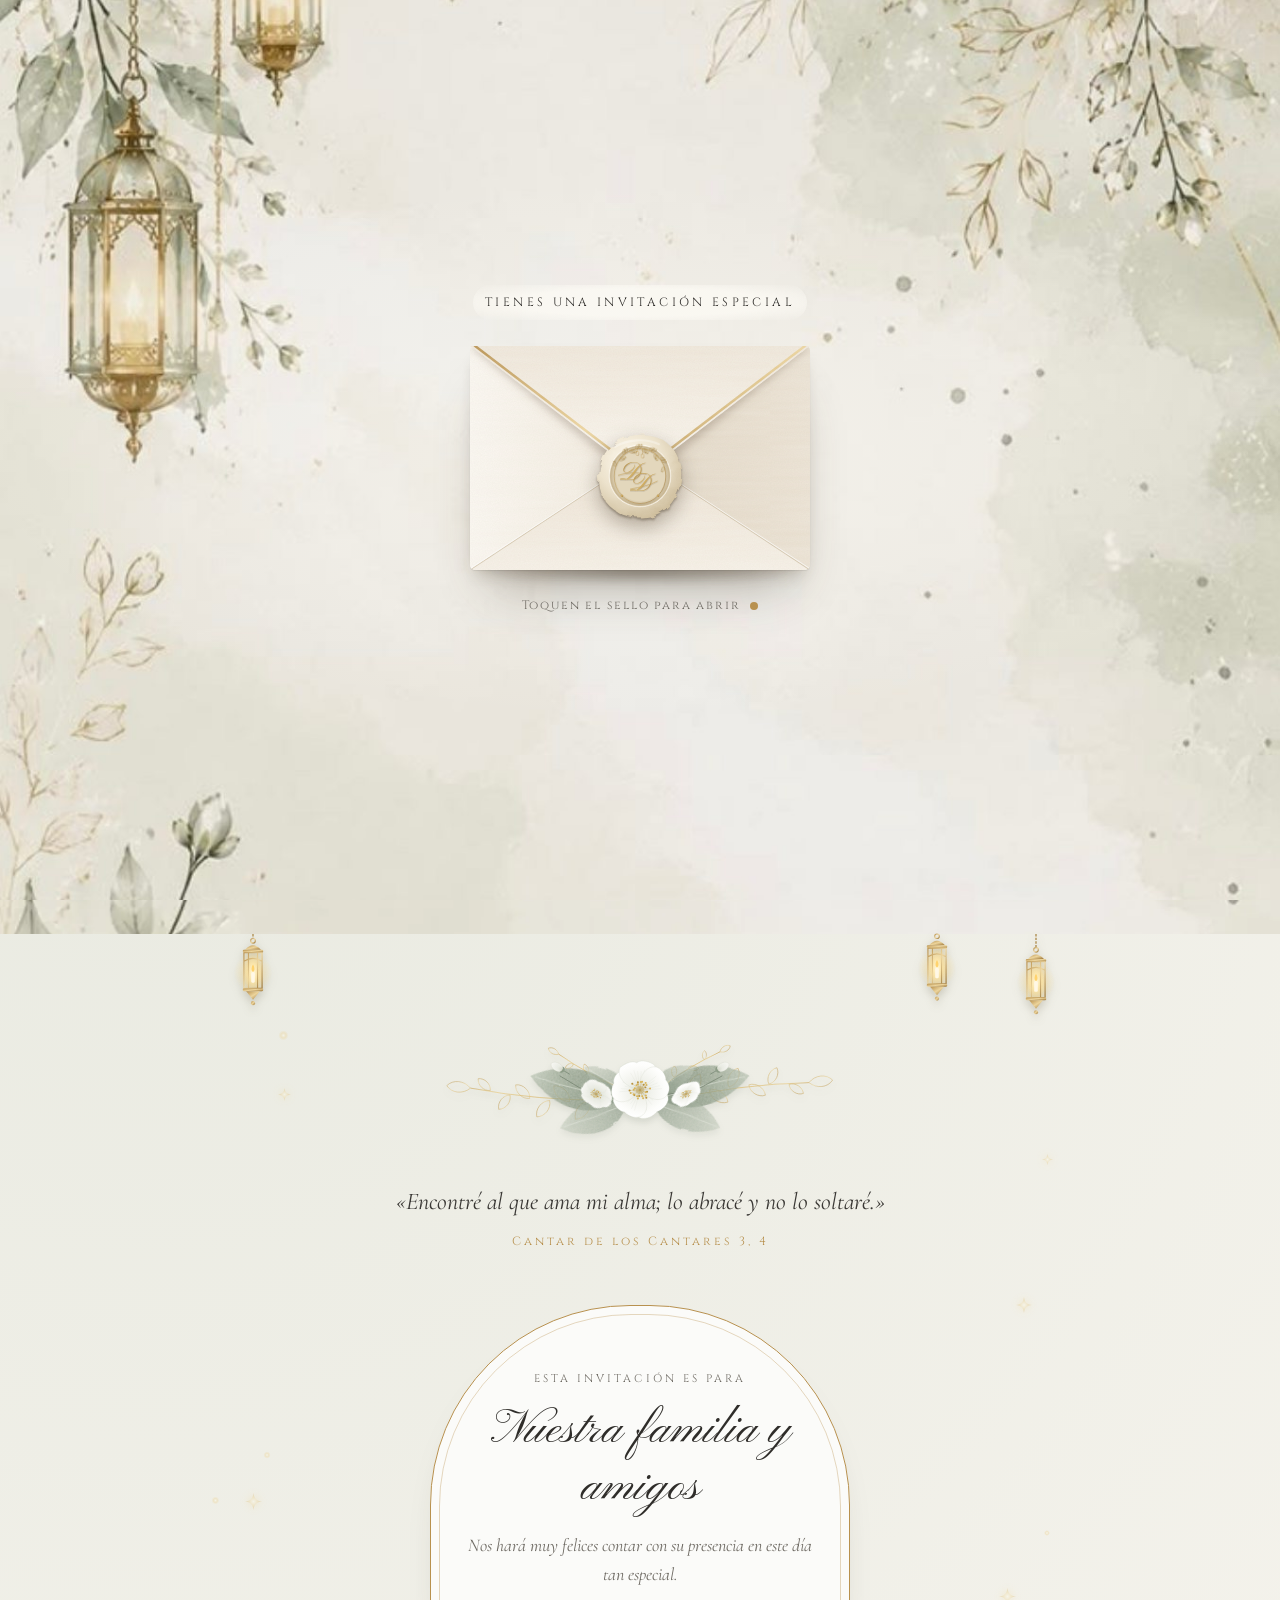
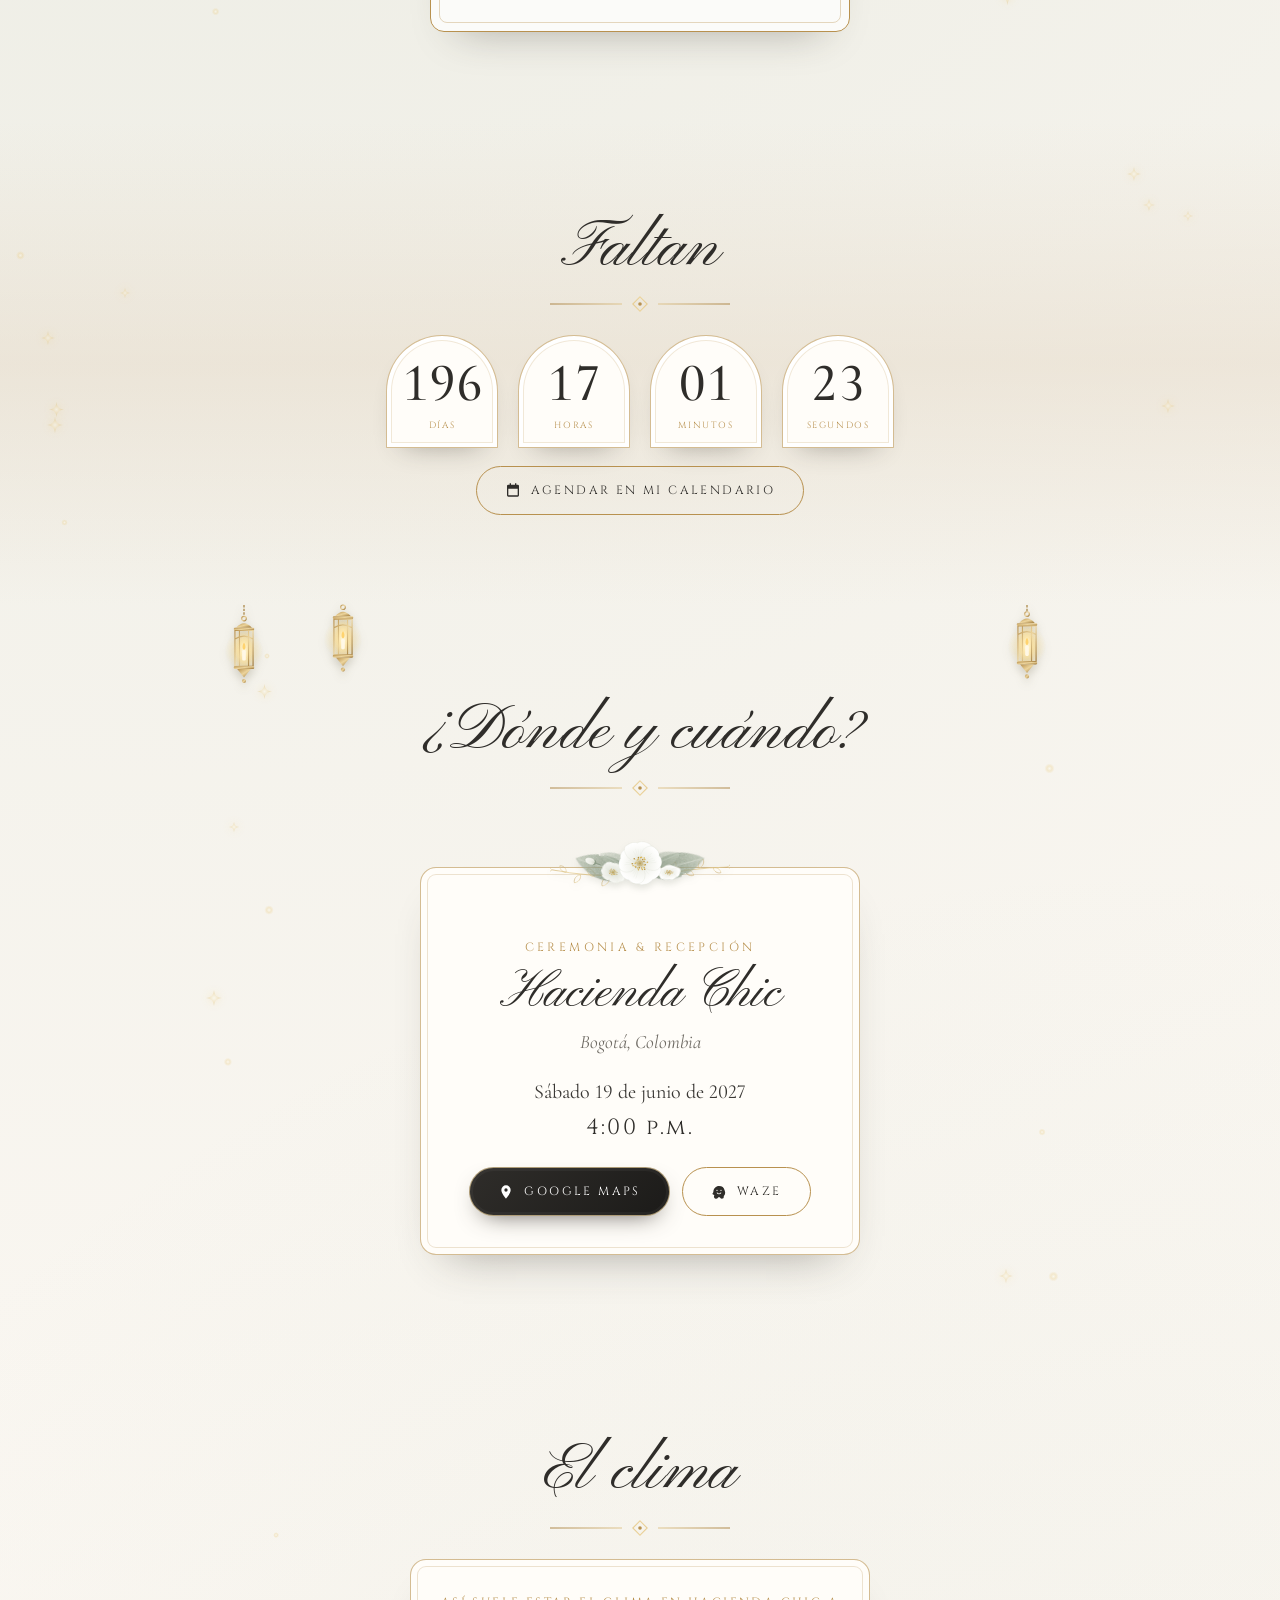
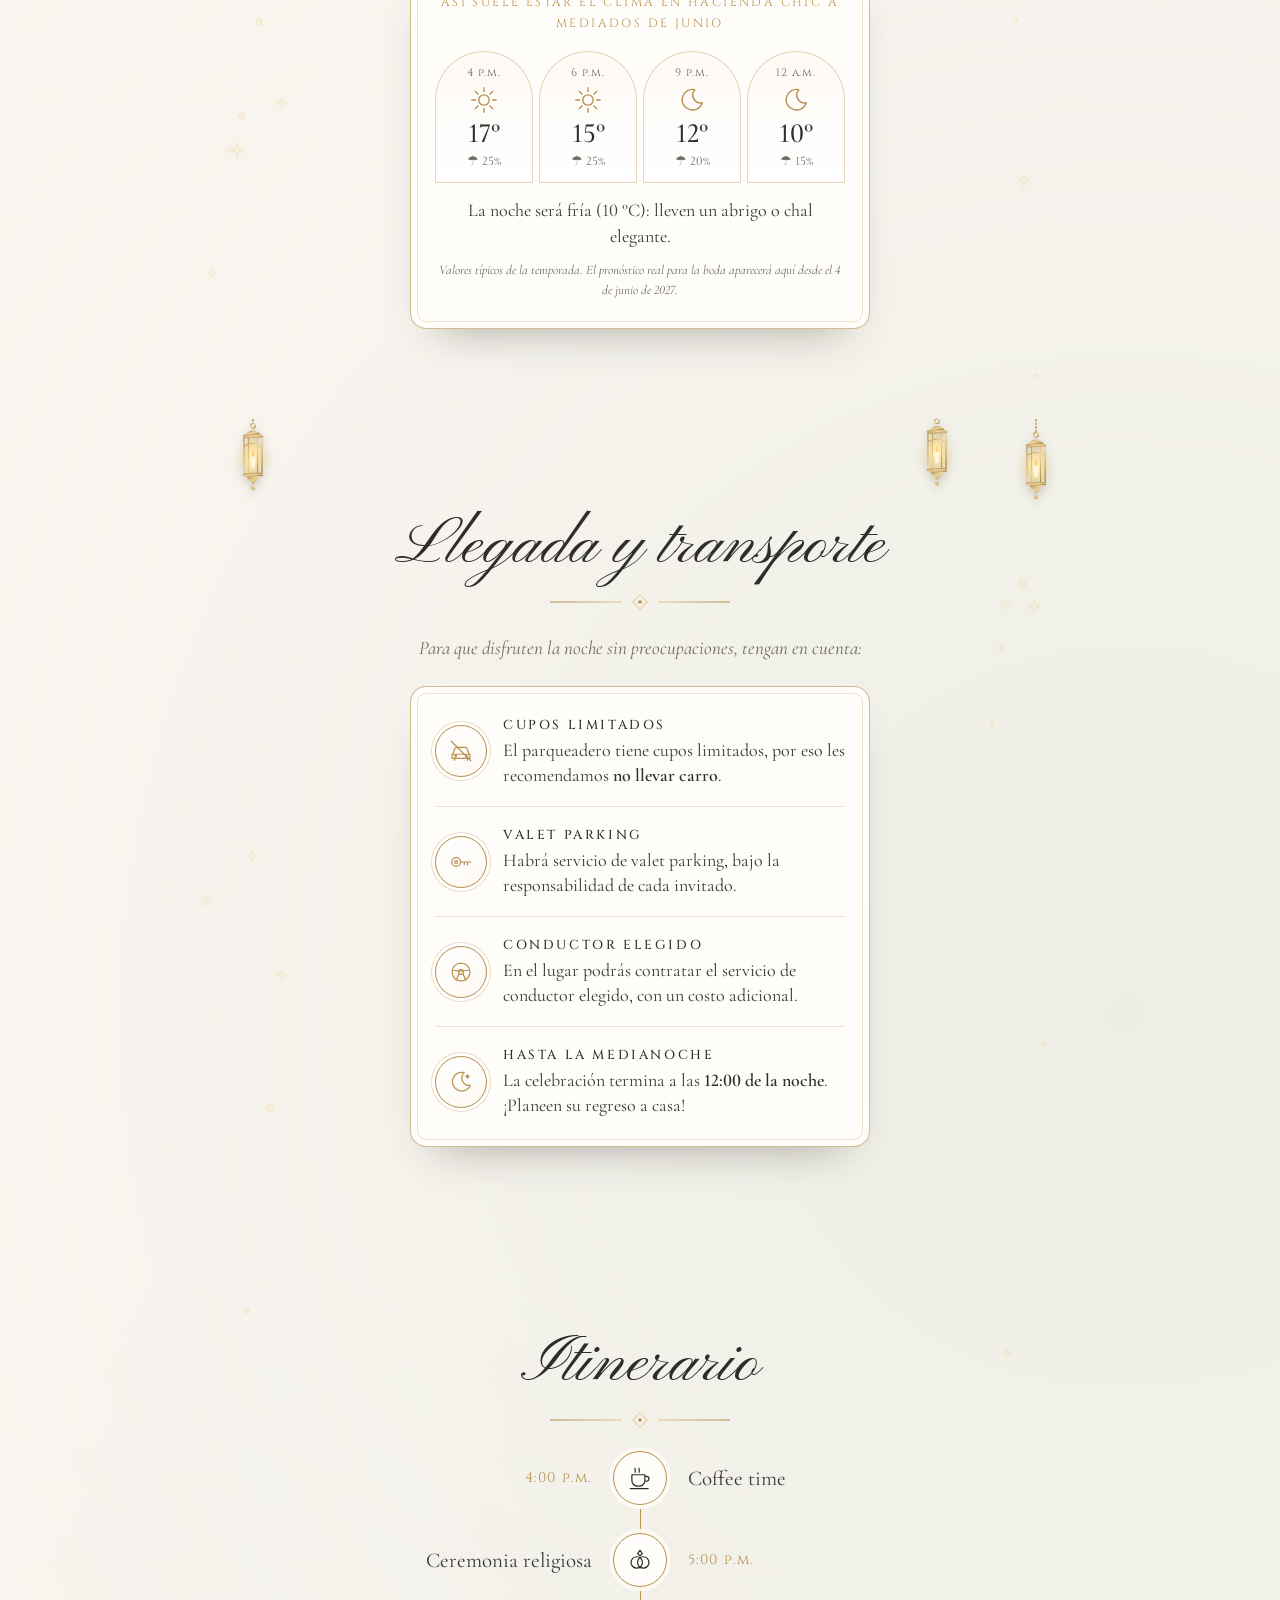
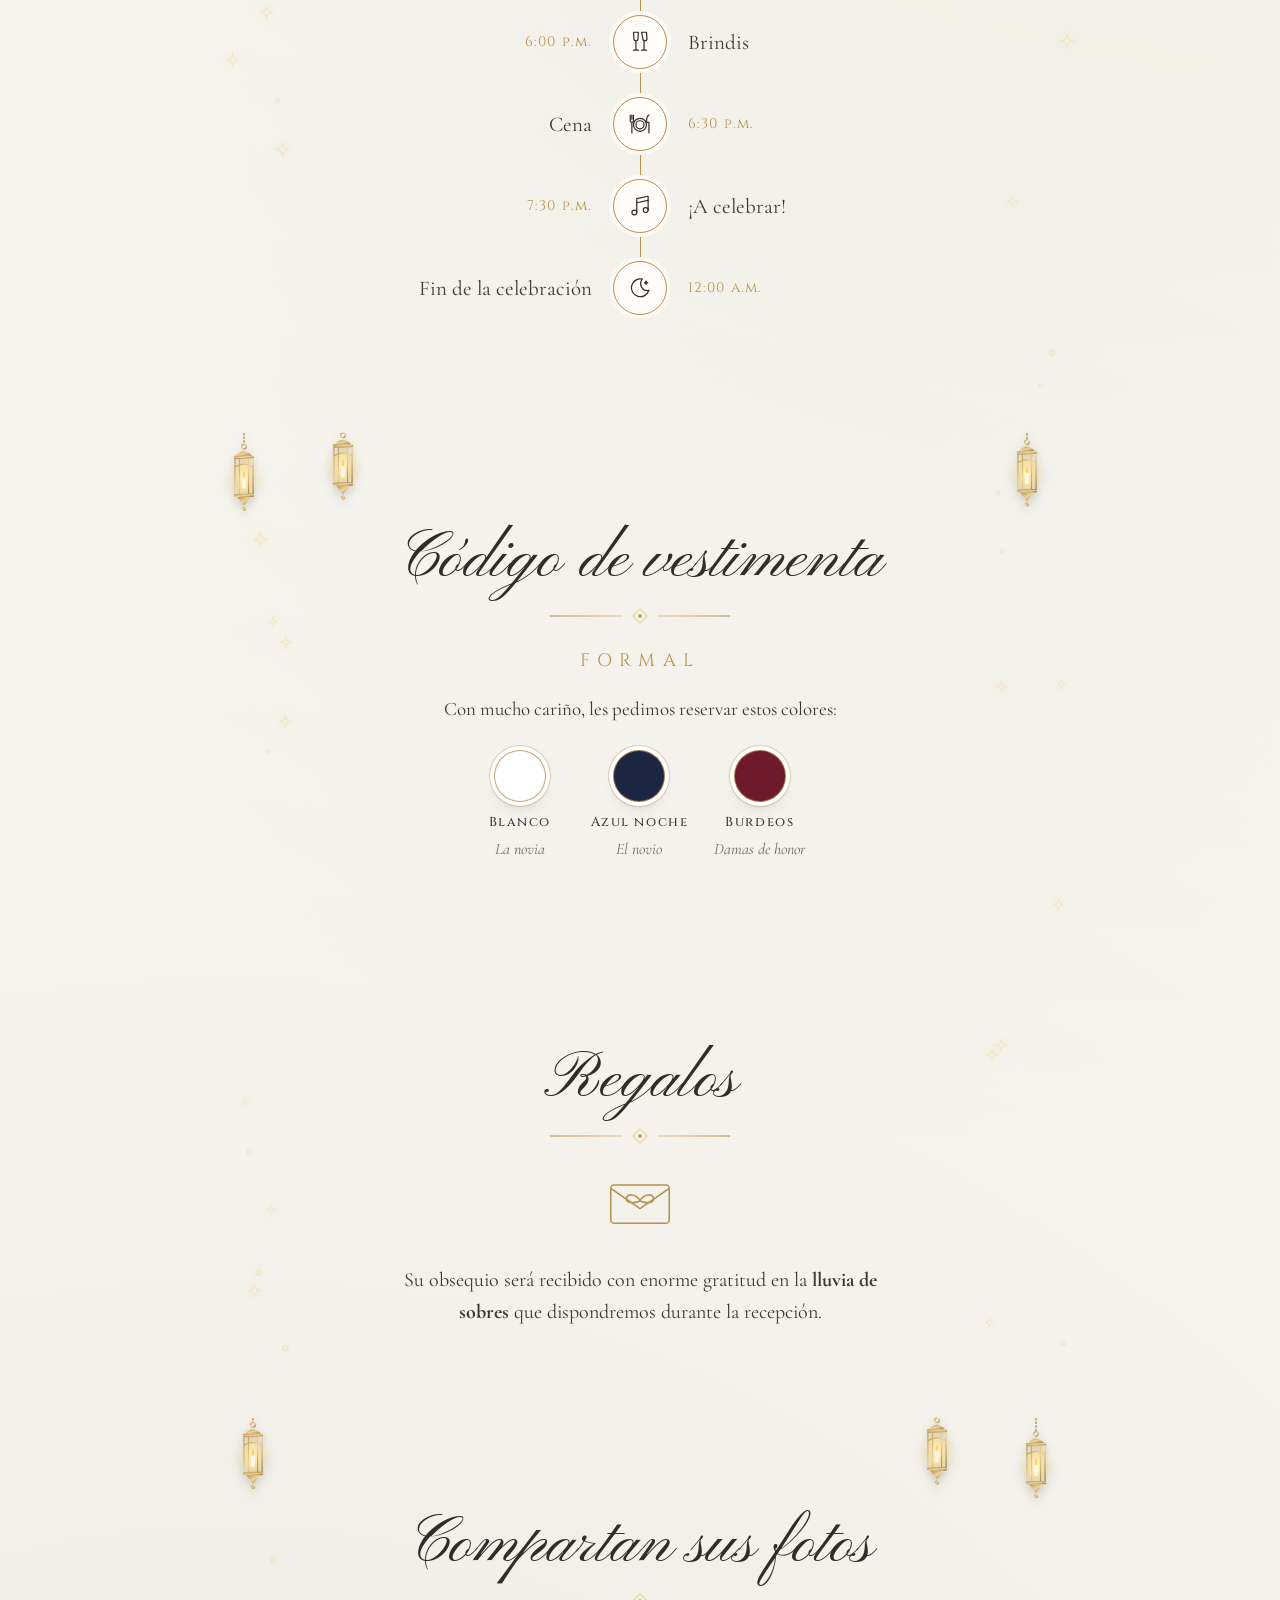
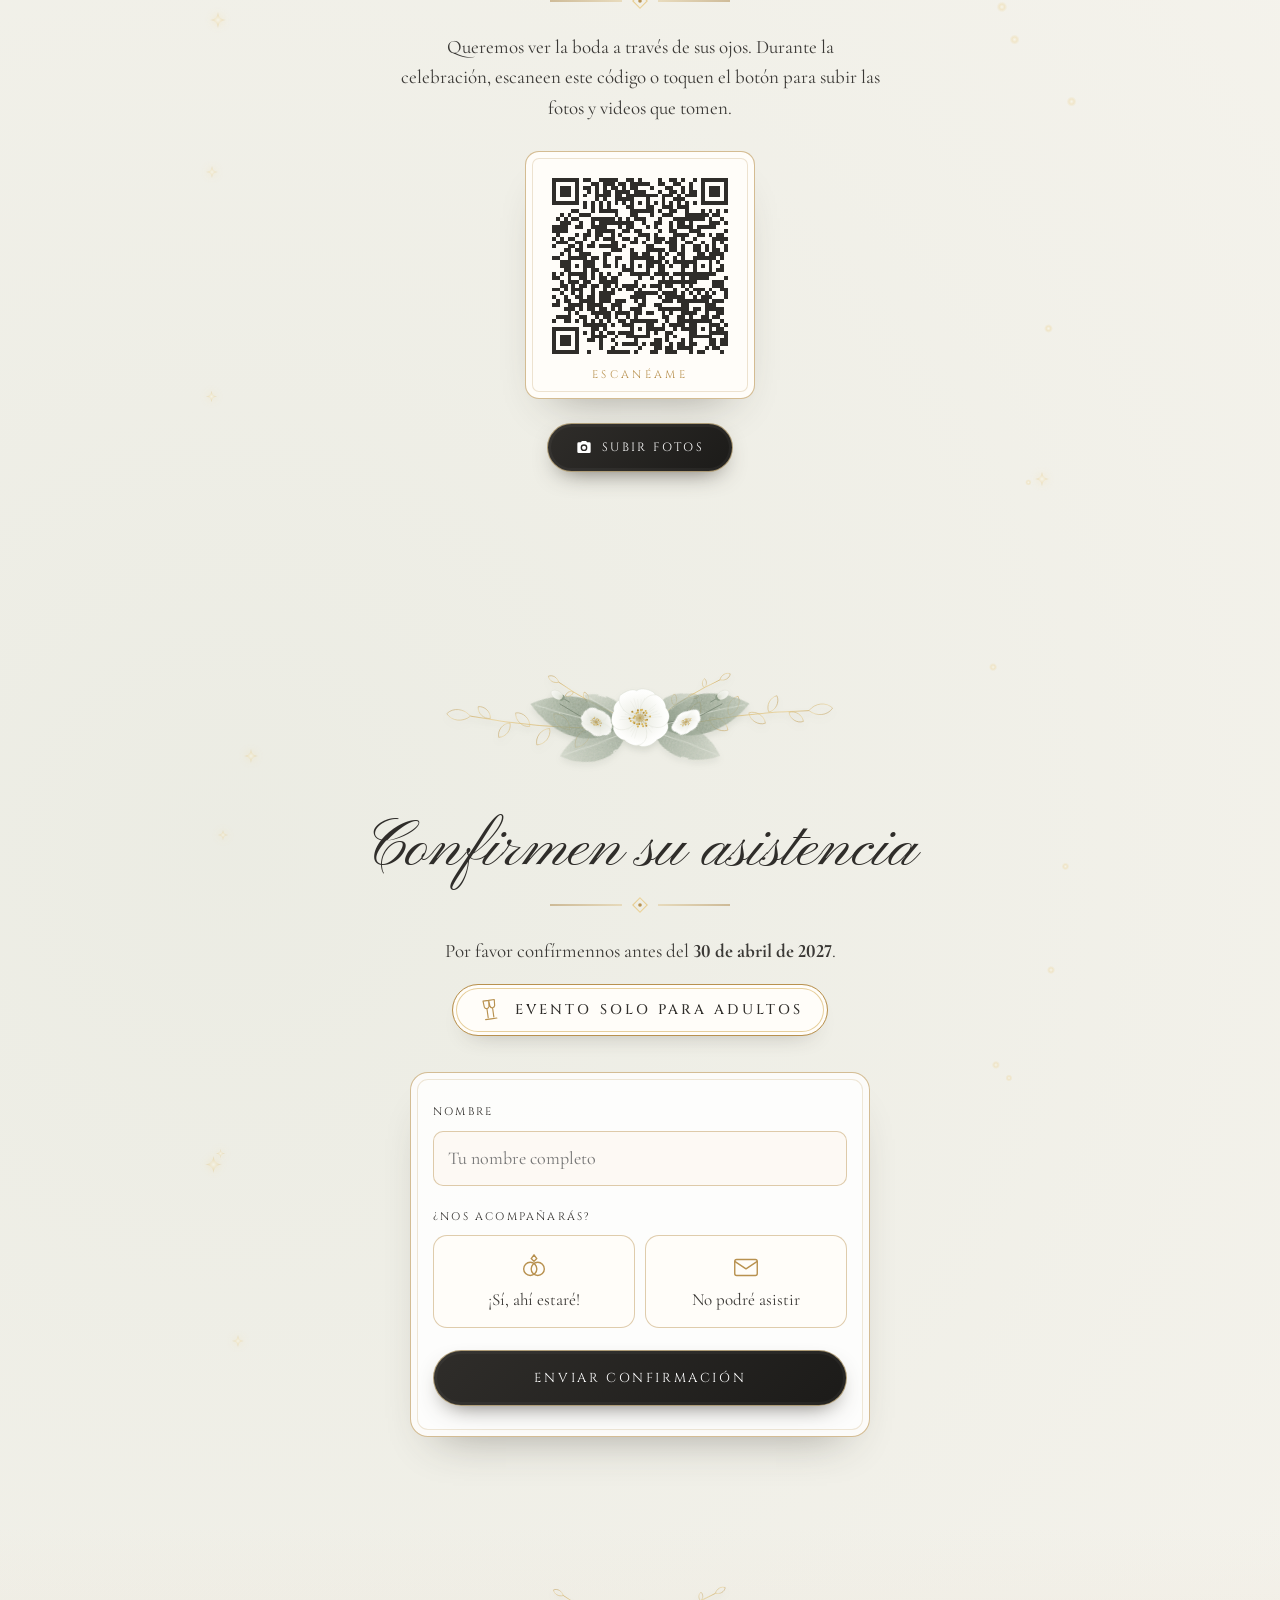
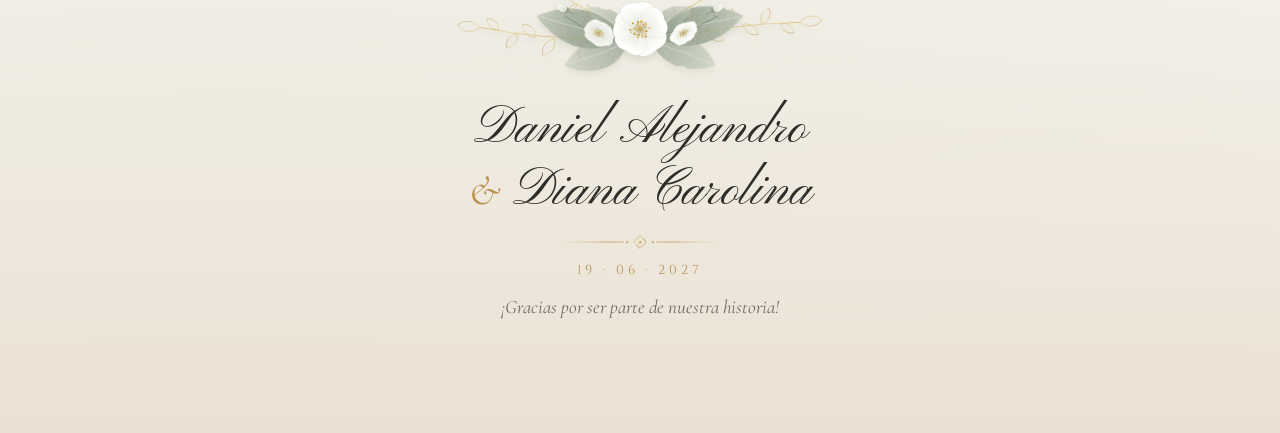
<file: index.html>
<!DOCTYPE html>
<html lang="es">
<head>
  <meta charset="UTF-8">
  <meta name="viewport" content="width=device-width, initial-scale=1.0">
  <meta name="color-scheme" content="light dark">
  <meta name="supported-color-schemes" content="light dark">
  <title>Daniel Alejandro &amp; Diana Carolina · Nuestra Boda</title>
  <meta name="description" content="Invitación a la boda de Daniel Alejandro y Diana Carolina · 19 de junio de 2027">
  <meta property="og:title" content="Daniel Alejandro & Diana Carolina · Nuestra Boda">
  <meta property="og:description" content="¡Nos casamos! 19 de junio de 2027 · Hacienda Chic, Bogotá">
  <meta name="theme-color" content="#fbf6f0">
  <link rel="icon" href="data:image/svg+xml,<svg xmlns='http://www.w3.org/2000/svg' viewBox='0 0 100 100'><text y='.9em' font-size='90'>💍</text></svg>">
  <link rel="preconnect" href="https://fonts.googleapis.com">
  <link rel="preconnect" href="https://fonts.gstatic.com" crossorigin>
  <link href="https://fonts.googleapis.com/css2?family=Cinzel:wght@400;500&family=Cormorant+Garamond:ital,wght@0,300;0,400;0,500;0,600;1,400&family=Pinyon+Script&family=Berkshire+Swash&display=swap" rel="stylesheet">
  <script>
    // Samsung Internet oscurece la invitación a la fuerza: le sugerimos abrirla en Chrome.
    if (/SamsungBrowser/i.test(navigator.userAgent)) {
      var seguirAqui = false;
      try { seguirAqui = sessionStorage.getItem("seguirEnSamsung") === "1"; } catch (e) {}
      if (!seguirAqui) document.documentElement.classList.add("samsung");
    }
  </script>
  <link rel="stylesheet" href="tema.css?v=202611110700">
  <link rel="stylesheet" href="styles.css?v=202611110700">
</head>
<body class="locked">

  <!-- Sprite de rosas y adornos reutilizables -->
  <svg width="0" height="0" style="position:absolute" aria-hidden="true">
    <defs>
      <radialGradient id="gPetal" cx="50%" cy="85%" r="90%">
        <stop offset="0" stop-color="#ffffff"/>
        <stop offset=".55" stop-color="#fbeff0"/>
        <stop offset="1" stop-color="#efc9ce"/>
      </radialGradient>
      <radialGradient id="gPetalBlush" cx="50%" cy="85%" r="90%">
        <stop offset="0" stop-color="#fdf3f3"/>
        <stop offset=".6" stop-color="#f3d2d6"/>
        <stop offset="1" stop-color="#e2a7b1"/>
      </radialGradient>
      <linearGradient id="gLip" x1="0" y1="0" x2="0" y2="1">
        <stop offset="0" stop-color="#b24a6c"/>
        <stop offset="1" stop-color="#6e2240"/>
      </linearGradient>
      <linearGradient id="gGold" x1="0" y1="0" x2="1" y2="1">
        <stop offset="0" stop-color="#a47a36"/>
        <stop offset=".35" stop-color="#ecd49c"/>
        <stop offset=".6" stop-color="#b8914f"/>
        <stop offset="1" stop-color="#f3e2b4"/>
      </linearGradient>
      <linearGradient id="gGoldH" gradientUnits="userSpaceOnUse" x1="0" y1="0" x2="200" y2="0">
        <stop offset="0" stop-color="#e7cf9c" stop-opacity=".2"/>
        <stop offset=".3" stop-color="#b8914f"/>
        <stop offset=".5" stop-color="#ecd49c"/>
        <stop offset=".7" stop-color="#b8914f"/>
        <stop offset="1" stop-color="#e7cf9c" stop-opacity=".2"/>
      </linearGradient>
      <linearGradient id="gLeaf" x1="0" y1="0" x2="1" y2="1">
        <stop offset="0" stop-color="#8fa274"/>
        <stop offset="1" stop-color="#5e7249"/>
      </linearGradient>

      <!-- Rosas de jardín, ramos y sello de cera (generados: ver CLAUDE_BODA_INVITACION.md, "diseño rosas").
           Los ids "orchid", "orchidBlush", "obud", "oleaf", "spray" y "garland" se conservan para que
           todos los lugares que usaban orquídeas muestren rosas. -->
      
  <filter id="paper" x="0" y="0" width="100%" height="100%">
    <feTurbulence type="fractalNoise" baseFrequency=".9" numOctaves="3" seed="4" result="n"></feTurbulence>
    <feColorMatrix in="n" type="matrix" values="0 0 0 0 .55  0 0 0 0 .48  0 0 0 0 .40  0 0 0 .07 0"></feColorMatrix>
  </filter>
  <filter id="rough" x="-5%" y="-5%" width="110%" height="110%">
    <feTurbulence type="fractalNoise" baseFrequency=".06" numOctaves="4" seed="9" result="t"></feTurbulence>
    <feDisplacementMap in="SourceGraphic" in2="t" scale="9"></feDisplacementMap>
  </filter>
  <filter id="roughGold" x="-10%" y="-10%" width="120%" height="120%">
    <feTurbulence type="fractalNoise" baseFrequency=".09" numOctaves="4" seed="3" result="t"></feTurbulence>
    <feDisplacementMap in="SourceGraphic" in2="t" scale="14"></feDisplacementMap>
  </filter>
  <linearGradient id="foil" x1="0" y1="0" x2="1" y2="1">
    <stop offset="0" stop-color="#cdb07a"></stop><stop offset=".22" stop-color="#efdfb6"></stop>
    <stop offset=".45" stop-color="#b8955a"></stop><stop offset=".68" stop-color="#ead6a3"></stop><stop offset="1" stop-color="#a98547"></stop>
  </linearGradient>
  <filter id="foilTex" x="-10%" y="-10%" width="120%" height="120%">
    <feTurbulence type="fractalNoise" baseFrequency="1.4" numOctaves="2" seed="2" result="n"></feTurbulence>
    <feColorMatrix in="n" type="matrix" values="0 0 0 0 1  0 0 0 0 .95  0 0 0 0 .85  0 0 0 .55 0" result="g"></feColorMatrix>
    <feComposite in="g" in2="SourceGraphic" operator="in" result="gr"></feComposite>
    <feBlend in="gr" in2="SourceGraphic" mode="soft-light"></feBlend>
    <feDropShadow dx=".6" dy="1.1" stdDeviation=".8" flood-color="#6b5226" flood-opacity=".32"></feDropShadow>
  </filter>
  <radialGradient id="petal" cx=".5" cy=".8" r=".9">
    <stop offset="0" stop-color="#efe6d9"></stop><stop offset=".55" stop-color="#fbf8f2"></stop><stop offset="1" stop-color="#ffffff"></stop>
  </radialGradient>
  <radialGradient id="wine" cx=".4" cy=".35" r=".75">
    <stop offset="0" stop-color="#a24a63"></stop><stop offset=".55" stop-color="#7a2e45"></stop><stop offset="1" stop-color="#4f1a2b"></stop>
  </radialGradient>
  <radialGradient id="ivorySeal" cx=".4" cy=".35" r=".7">
    <stop offset="0" stop-color="#fffdf8"></stop><stop offset=".7" stop-color="#efe6d8"></stop><stop offset="1" stop-color="#d9ccb7"></stop>
  </radialGradient>
  <symbol id="sprig" viewBox="0 0 40 70">
    <path d="M20 68 C20 50 21 30 20 4" stroke="#b8965c" stroke-width=".9" fill="none"></path>
    <g fill="#c4a46c">
      <ellipse cx="15" cy="16" rx="2.2" ry="4.6" transform="rotate(-38 15 16)"></ellipse><ellipse cx="25" cy="13" rx="2.2" ry="4.6" transform="rotate(38 25 13)"></ellipse>
      <ellipse cx="14" cy="27" rx="2.4" ry="5" transform="rotate(-45 14 27)"></ellipse><ellipse cx="26" cy="24" rx="2.4" ry="5" transform="rotate(45 26 24)"></ellipse>
      <ellipse cx="13.5" cy="39" rx="2.6" ry="5.4" transform="rotate(-50 13.5 39)"></ellipse><ellipse cx="26.5" cy="36" rx="2.6" ry="5.4" transform="rotate(50 26.5 36)"></ellipse>
      <ellipse cx="20" cy="5" rx="1.8" ry="3.8"></ellipse>
    </g>
  </symbol>
  <filter id="waxEdge" x="-10%" y="-10%" width="120%" height="120%">
    <feTurbulence type="fractalNoise" baseFrequency=".035" numOctaves="3" seed="12" result="t"></feTurbulence>
    <feDisplacementMap in="SourceGraphic" in2="t" scale="16"></feDisplacementMap>
  </filter>
  <radialGradient id="wax" cx=".38" cy=".32" r=".8">
    <stop offset="0" stop-color="#a9506a"></stop><stop offset=".45" stop-color="#7d2f47"></stop><stop offset="1" stop-color="#4a1727"></stop>
  </radialGradient>
  <radialGradient id="waxIn" cx=".5" cy=".5" r=".5">
    <stop offset=".82" stop-color="#6f2840"></stop><stop offset=".95" stop-color="#561d30"></stop><stop offset="1" stop-color="#8f3d56"></stop>
  </radialGradient>
  <linearGradient id="leaf" x1="0" y1="0" x2="1" y2="1">
    <stop offset="0" stop-color="#d9b76a"></stop><stop offset=".3" stop-color="#f3dc9c"></stop><stop offset=".55" stop-color="#c79a4b"></stop>
    <stop offset=".8" stop-color="#ecd08c"></stop><stop offset="1" stop-color="#b8893f"></stop>
  </linearGradient>
  <!-- oro en hoja: textura, línea grabada interior y leve relieve -->
  <filter id="goldLeaf" x="-10%" y="-10%" width="120%" height="120%">
    <feTurbulence type="fractalNoise" baseFrequency="1.1" numOctaves="3" seed="5" result="n"></feTurbulence>
    <feColorMatrix in="n" type="matrix" values="0 0 0 0 1  0 0 0 0 .92  0 0 0 0 .7  0 0 0 .7 -.1" result="g"></feColorMatrix>
    <feComposite in="g" in2="SourceGraphic" operator="in" result="tex"></feComposite>
    <feBlend in="tex" in2="SourceGraphic" mode="multiply" result="base"></feBlend>
    <feMorphology in="SourceAlpha" operator="erode" radius="1.6" result="e1"></feMorphology>
    <feMorphology in="SourceAlpha" operator="erode" radius="2.4" result="e2"></feMorphology>
    <feComposite in="e1" in2="e2" operator="out" result="ring"></feComposite>
    <feFlood flood-color="#5a2333" flood-opacity=".9"></feFlood>
    <feComposite in2="ring" operator="in" result="inline"></feComposite>
    <feMerge result="m"><feMergeNode in="base"></feMergeNode><feMergeNode in="inline"></feMergeNode></feMerge>
    <feDropShadow in="m" dx=".7" dy="1" stdDeviation=".6" flood-color="#2a0b15" flood-opacity=".6"></feDropShadow>
  </filter>
    <radialGradient id="bpPet" cx=".5" cy="1" r="1.05">
      <stop offset="0" stop-color="#d9dccf"></stop><stop offset=".35" stop-color="#f1f2ec"></stop><stop offset=".8" stop-color="#fdfdfb"></stop><stop offset="1" stop-color="#ffffff"></stop>
    </radialGradient>
    <radialGradient id="bpPet2" cx=".5" cy="1" r="1.05">
      <stop offset="0" stop-color="#cfd3c4"></stop><stop offset=".4" stop-color="#e9ebe3"></stop><stop offset="1" stop-color="#f8f8f4"></stop>
    </radialGradient>
    <linearGradient id="bpHoja" x1="0" y1="0" x2="1" y2="0">
      <stop offset="0" stop-color="#6c7d69"></stop><stop offset=".55" stop-color="#8d9c87"></stop><stop offset="1" stop-color="#b6c1b0"></stop>
    </linearGradient>
    <linearGradient id="bpHoja2" x1="0" y1="0" x2="1" y2="0">
      <stop offset="0" stop-color="#859581"></stop><stop offset="1" stop-color="#c4ccbd"></stop>
    </linearGradient>
    <linearGradient id="bpOro" x1="0" y1="0" x2="1" y2="1">
      <stop offset="0" stop-color="#c9a961"></stop><stop offset=".5" stop-color="#ead39a"></stop><stop offset="1" stop-color="#b08d4a"></stop>
    </linearGradient>
    <filter id="bpAcuarela" x="-15%" y="-15%" width="130%" height="130%">
      <feTurbulence type="fractalNoise" baseFrequency=".05" numOctaves="3" seed="8" result="t"></feTurbulence>
      <feDisplacementMap in="SourceGraphic" in2="t" scale="3" result="d"></feDisplacementMap>
      <feTurbulence type="fractalNoise" baseFrequency=".6" numOctaves="2" seed="4" result="n"></feTurbulence>
      <feColorMatrix in="n" type="matrix" values="0 0 0 0 1  0 0 0 0 1  0 0 0 0 1  0 0 0 -.45 1" result="m"></feColorMatrix>
      <feComposite in="d" in2="m" operator="in"></feComposite>
    </filter>
    <filter id="bpSuave" x="-10%" y="-10%" width="120%" height="120%">
      <feTurbulence type="fractalNoise" baseFrequency=".1" numOctaves="2" seed="13" result="t"></feTurbulence>
      <feDisplacementMap in="SourceGraphic" in2="t" scale="2"></feDisplacementMap>
    </filter><linearGradient id="bpOroD" x1="0" y1="0" x2="1" y2="1"><stop offset="0" stop-color="#a8823f"></stop><stop offset=".45" stop-color="#d6b468"></stop><stop offset=".7" stop-color="#b48b42"></stop><stop offset="1" stop-color="#8f6a2c"></stop></linearGradient><filter id="bpDorado" x="-10%" y="-10%" width="120%" height="120%"><feDropShadow dx=".4" dy=".8" stdDeviation=".5" flood-color="#6b5226" flood-opacity=".35"></feDropShadow></filter>
    <radialGradient id="ceramarfil" cx=".38" cy=".32" r=".8"><stop offset="0" stop-color="#fffaf0"></stop><stop offset=".5" stop-color="#ece2cc"></stop><stop offset="1" stop-color="#c7b591"></stop></radialGradient>
    <radialGradient id="ceramarfili" cx=".5" cy=".5" r=".5"><stop offset=".8" stop-color="#e3d7bc"></stop><stop offset=".95" stop-color="#c7b591"></stop><stop offset="1" stop-color="#fffaf0"></stop></radialGradient>
    <filter id="ddRelieve" x="-10%" y="-10%" width="120%" height="120%"><feDropShadow dx=".5" dy=".9" stdDeviation=".5" flood-color="#2a1d0c" flood-opacity=".45"></feDropShadow></filter><defs></defs><symbol id="orchid" viewBox="-50 -50 100 100" overflow="visible"><g transform="translate(0 0) rotate(0)"><g filter="url(#bpSuave)"><g transform="scale(1 0.95) rotate(142.43) scale(1 1)"><path d="M0 0 C-23.05 -6.22 -33.19 -25.74 -22.59 -36.54
    C-14.75 -43.18 -4.61 -42.25 0 -40.28 C5.53 -42.53 15.67 -42.35 24.01 -35.71
    C33.19 -24.91 23.05 -6.22 0 0 Z" fill="url(#bpPet)" stroke="#d2d6c9" stroke-width="0.4"></path><path d="M-1 -2.07 Q-5.53 -14.53 -11.06 -26.50" stroke="#c9cebf" stroke-width="0.4" fill="none" opacity="0.5"></path><path d="M-0.5 -2.07 Q-2.76 -14.53 -5.53 -23.85" stroke="#c9cebf" stroke-width="0.4" fill="none" opacity="0.5"></path><path d="M0 -2.07 Q0 -14.53 0 -28.00" stroke="#c9cebf" stroke-width="0.4" fill="none" opacity="0.5"></path><path d="M0.5 -2.07 Q2.76 -14.53 5.53 -23.07" stroke="#c9cebf" stroke-width="0.4" fill="none" opacity="0.5"></path><path d="M1 -2.07 Q5.53 -14.53 11.06 -29.80" stroke="#c9cebf" stroke-width="0.4" fill="none" opacity="0.5"></path><path d="M-20.74 -33.22 C-13.83 -40.69 -4.61 -41.52 0 -39.86" stroke="#fff" stroke-width="1.2" fill="none" opacity="0.9"></path></g><g transform="scale(1 0.95) rotate(213.16) scale(1 1)"><path d="M0 0 C-21.32 -6.10 -30.70 -25.23 -19.97 -35.81
    C-13.64 -42.32 -4.26 -39.66 0 -39.47 C5.11 -42.70 14.49 -41.51 22.79 -35.00
    C30.70 -24.41 21.32 -6.10 0 0 Z" fill="url(#bpPet)" stroke="#d2d6c9" stroke-width="0.4"></path><path d="M-1 -2.03 Q-5.11 -14.24 -10.23 -30.04" stroke="#c9cebf" stroke-width="0.4" fill="none" opacity="0.5"></path><path d="M-0.5 -2.03 Q-2.55 -14.24 -5.11 -30.29" stroke="#c9cebf" stroke-width="0.4" fill="none" opacity="0.5"></path><path d="M0 -2.03 Q0 -14.24 0 -25.13" stroke="#c9cebf" stroke-width="0.4" fill="none" opacity="0.5"></path><path d="M0.5 -2.03 Q2.55 -14.24 5.11 -25.25" stroke="#c9cebf" stroke-width="0.4" fill="none" opacity="0.5"></path><path d="M1 -2.03 Q5.11 -14.24 10.23 -25.64" stroke="#c9cebf" stroke-width="0.4" fill="none" opacity="0.5"></path><path d="M-19.19 -32.55 C-12.79 -39.88 -4.26 -40.69 0 -39.07" stroke="#fff" stroke-width="1.2" fill="none" opacity="0.9"></path></g><g transform="scale(1 0.95) rotate(284.94) scale(1 1)"><path d="M0 0 C-21.14 -5.94 -30.45 -24.59 -20.22 -34.90
    C-13.53 -41.24 -4.22 -38.75 0 -38.47 C5.07 -41.69 14.38 -40.45 20.18 -34.11
    C30.45 -23.79 21.14 -5.94 0 0 Z" fill="url(#bpPet)" stroke="#d2d6c9" stroke-width="0.4"></path><path d="M-1 -1.98 Q-5.07 -13.88 -10.15 -27.67" stroke="#c9cebf" stroke-width="0.4" fill="none" opacity="0.5"></path><path d="M-0.5 -1.98 Q-2.53 -13.88 -5.07 -27.15" stroke="#c9cebf" stroke-width="0.4" fill="none" opacity="0.5"></path><path d="M0 -1.98 Q0 -13.88 0 -22.83" stroke="#c9cebf" stroke-width="0.4" fill="none" opacity="0.5"></path><path d="M0.5 -1.98 Q2.53 -13.88 5.07 -26.89" stroke="#c9cebf" stroke-width="0.4" fill="none" opacity="0.5"></path><path d="M1 -1.98 Q5.07 -13.88 10.15 -25.63" stroke="#c9cebf" stroke-width="0.4" fill="none" opacity="0.5"></path><path d="M-19.03 -31.73 C-12.68 -38.87 -4.22 -39.66 0 -38.07" stroke="#fff" stroke-width="1.2" fill="none" opacity="0.9"></path></g><g transform="scale(1 0.95) rotate(353.01) scale(1 1)"><path d="M0 0 C-21.52 -6.32 -31.00 -26.13 -24.05 -37.09
    C-13.77 -43.84 -4.30 -45.04 0 -40.88 C5.16 -45.10 14.63 -42.99 23.62 -36.25
    C31.00 -25.29 21.52 -6.32 0 0 Z" fill="url(#bpPet)" stroke="#d2d6c9" stroke-width="0.4"></path><path d="M-1 -2.10 Q-5.16 -14.75 -10.33 -27.38" stroke="#c9cebf" stroke-width="0.4" fill="none" opacity="0.5"></path><path d="M-0.5 -2.10 Q-2.58 -14.75 -5.16 -30.70" stroke="#c9cebf" stroke-width="0.4" fill="none" opacity="0.5"></path><path d="M0 -2.10 Q0 -14.75 0 -28.74" stroke="#c9cebf" stroke-width="0.4" fill="none" opacity="0.5"></path><path d="M0.5 -2.10 Q2.58 -14.75 5.16 -27.88" stroke="#c9cebf" stroke-width="0.4" fill="none" opacity="0.5"></path><path d="M1 -2.10 Q5.16 -14.75 10.33 -29.48" stroke="#c9cebf" stroke-width="0.4" fill="none" opacity="0.5"></path><path d="M-19.37 -33.72 C-12.91 -41.31 -4.30 -42.15 0 -40.46" stroke="#fff" stroke-width="1.2" fill="none" opacity="0.9"></path></g><g transform="scale(1 0.95) rotate(426.92) scale(1 1)"><path d="M0 0 C-21.46 -6.10 -30.90 -25.23 -21.91 -35.81
    C-13.73 -42.33 -4.29 -42.36 0 -39.48 C5.15 -41.75 14.59 -41.51 20.13 -35.00
    C30.90 -24.42 21.46 -6.10 0 0 Z" fill="url(#bpPet)" stroke="#d2d6c9" stroke-width="0.4"></path><path d="M-1 -2.03 Q-5.15 -14.24 -10.30 -29.61" stroke="#c9cebf" stroke-width="0.4" fill="none" opacity="0.5"></path><path d="M-0.5 -2.03 Q-2.57 -14.24 -5.15 -24.80" stroke="#c9cebf" stroke-width="0.4" fill="none" opacity="0.5"></path><path d="M0 -2.03 Q0 -14.24 0 -27.26" stroke="#c9cebf" stroke-width="0.4" fill="none" opacity="0.5"></path><path d="M0.5 -2.03 Q2.57 -14.24 5.15 -28.65" stroke="#c9cebf" stroke-width="0.4" fill="none" opacity="0.5"></path><path d="M1 -2.03 Q5.15 -14.24 10.30 -29.42" stroke="#c9cebf" stroke-width="0.4" fill="none" opacity="0.5"></path><path d="M-19.31 -32.56 C-12.87 -39.89 -4.29 -40.70 0 -39.07" stroke="#fff" stroke-width="1.2" fill="none" opacity="0.9"></path></g></g><g transform="scale(1 0.95)"><circle r="6" fill="#c9b16f" opacity="0.5"></circle><path d="M0 0 Q5.01 1.53 10.03 2.76" stroke="#b89a4e" stroke-width="0.45" fill="none" opacity="0.75"></path><circle cx="10.03" cy="2.76" r="1.47" fill="#b8913c"></circle><path d="M0 0 Q4.02 1.31 8.05 3.47" stroke="#b89a4e" stroke-width="0.45" fill="none" opacity="0.75"></path><circle cx="8.05" cy="3.47" r="1.47" fill="#d9b65a"></circle><path d="M0 0 Q4.19 4.19 8.38 8.28" stroke="#b89a4e" stroke-width="0.45" fill="none" opacity="0.75"></path><circle cx="8.38" cy="8.28" r="1.47" fill="#d9b65a"></circle><path d="M0 0 Q4.54 5.82 9.08 11.64" stroke="#b89a4e" stroke-width="0.45" fill="none" opacity="0.75"></path><circle cx="9.08" cy="11.64" r="1.47" fill="#b8913c"></circle><path d="M0 0 Q2.24 5.97 4.49 12.28" stroke="#b89a4e" stroke-width="0.45" fill="none" opacity="0.75"></path><circle cx="4.49" cy="12.28" r="1.47" fill="#d9b65a"></circle><path d="M0 0 Q1.63 4.71 3.26 9.48" stroke="#b89a4e" stroke-width="0.45" fill="none" opacity="0.75"></path><circle cx="3.26" cy="9.48" r="1.47" fill="#d9b65a"></circle><path d="M0 0 Q-0.53 4.28 -1.07 8.90" stroke="#b89a4e" stroke-width="0.45" fill="none" opacity="0.75"></path><circle cx="-1.07" cy="8.90" r="1.47" fill="#b8913c"></circle><path d="M0 0 Q-1.50 6.25 -3.01 12.87" stroke="#b89a4e" stroke-width="0.45" fill="none" opacity="0.75"></path><circle cx="-3.01" cy="12.87" r="1.47" fill="#d9b65a"></circle><path d="M0 0 Q-2.07 4.98 -4.15 9.22" stroke="#b89a4e" stroke-width="0.45" fill="none" opacity="0.75"></path><circle cx="-4.15" cy="9.22" r="1.47" fill="#d9b65a"></circle><path d="M0 0 Q-4.03 3.62 -8.06 7.48" stroke="#b89a4e" stroke-width="0.45" fill="none" opacity="0.75"></path><circle cx="-8.06" cy="7.48" r="1.47" fill="#b8913c"></circle><path d="M0 0 Q-4.56 3.02 -9.13 6.46" stroke="#b89a4e" stroke-width="0.45" fill="none" opacity="0.75"></path><circle cx="-9.13" cy="6.46" r="1.47" fill="#d9b65a"></circle><path d="M0 0 Q-6.65 2.74 -13.30 4.49" stroke="#b89a4e" stroke-width="0.45" fill="none" opacity="0.75"></path><circle cx="-13.30" cy="4.49" r="1.47" fill="#d9b65a"></circle><path d="M0 0 Q-7.42 0.81 -14.84 0.78" stroke="#b89a4e" stroke-width="0.45" fill="none" opacity="0.75"></path><circle cx="-14.84" cy="0.78" r="1.47" fill="#b8913c"></circle><path d="M0 0 Q-4.49 -0.13 -8.99 -0.24" stroke="#b89a4e" stroke-width="0.45" fill="none" opacity="0.75"></path><circle cx="-8.99" cy="-0.24" r="1.47" fill="#d9b65a"></circle><path d="M0 0 Q-3.67 -1.70 -7.34 -2.60" stroke="#b89a4e" stroke-width="0.45" fill="none" opacity="0.75"></path><circle cx="-7.34" cy="-2.60" r="1.47" fill="#d9b65a"></circle><path d="M0 0 Q-5.51 -5.06 -11.02 -9.50" stroke="#b89a4e" stroke-width="0.45" fill="none" opacity="0.75"></path><circle cx="-11.02" cy="-9.50" r="1.47" fill="#b8913c"></circle><path d="M0 0 Q-2.46 -3.89 -4.92 -7.10" stroke="#b89a4e" stroke-width="0.45" fill="none" opacity="0.75"></path><circle cx="-4.92" cy="-7.10" r="1.47" fill="#d9b65a"></circle><path d="M0 0 Q-1.58 -4.47 -3.17 -8.82" stroke="#b89a4e" stroke-width="0.45" fill="none" opacity="0.75"></path><circle cx="-3.17" cy="-8.82" r="1.47" fill="#d9b65a"></circle><path d="M0 0 Q-1.50 -5.92 -3.00 -11.71" stroke="#b89a4e" stroke-width="0.45" fill="none" opacity="0.75"></path><circle cx="-3.00" cy="-11.71" r="1.47" fill="#b8913c"></circle><path d="M0 0 Q0.60 -5.96 1.21 -12.05" stroke="#b89a4e" stroke-width="0.45" fill="none" opacity="0.75"></path><circle cx="1.21" cy="-12.05" r="1.47" fill="#d9b65a"></circle><path d="M0 0 Q1.48 -6.47 2.96 -12.44" stroke="#b89a4e" stroke-width="0.45" fill="none" opacity="0.75"></path><circle cx="2.96" cy="-12.44" r="1.47" fill="#d9b65a"></circle><path d="M0 0 Q2.57 -3.55 5.14 -7.93" stroke="#b89a4e" stroke-width="0.45" fill="none" opacity="0.75"></path><circle cx="5.14" cy="-7.93" r="1.47" fill="#b8913c"></circle><path d="M0 0 Q4.06 -4.89 8.12 -10.69" stroke="#b89a4e" stroke-width="0.45" fill="none" opacity="0.75"></path><circle cx="8.12" cy="-10.69" r="1.47" fill="#d9b65a"></circle><path d="M0 0 Q4.64 -3.53 9.29 -7.66" stroke="#b89a4e" stroke-width="0.45" fill="none" opacity="0.75"></path><circle cx="9.29" cy="-7.66" r="1.47" fill="#d9b65a"></circle><path d="M0 0 Q3.84 -1.61 7.69 -3.95" stroke="#b89a4e" stroke-width="0.45" fill="none" opacity="0.75"></path><circle cx="7.69" cy="-3.95" r="1.47" fill="#b8913c"></circle><path d="M0 0 Q7.19 -1.04 14.39 -2.21" stroke="#b89a4e" stroke-width="0.45" fill="none" opacity="0.75"></path><circle cx="14.39" cy="-2.21" r="1.47" fill="#d9b65a"></circle></g></g></symbol><symbol id="orchidBlush" viewBox="-50 -50 100 100" overflow="visible"><g transform="translate(0 0) rotate(20)"><g filter="url(#bpSuave)"><g transform="scale(1 0.75) rotate(413.46) scale(1 1)"><path d="M0 0 C-23.30 -6.32 -33.56 -26.14 -22.96 -37.10
    C-14.91 -43.85 -4.66 -41.77 0 -40.90 C5.59 -42.89 15.85 -43.01 20.81 -36.26
    C33.56 -25.30 23.30 -6.32 0 0 Z" fill="url(#bpPet2)" stroke="#d2d6c9" stroke-width="0.4"></path><path d="M-1 -2.10 Q-5.59 -14.75 -11.18 -29.12" stroke="#c9cebf" stroke-width="0.4" fill="none" opacity="0.5"></path><path d="M-0.5 -2.10 Q-2.79 -14.75 -5.59 -29.77" stroke="#c9cebf" stroke-width="0.4" fill="none" opacity="0.5"></path><path d="M0 -2.10 Q0 -14.75 0 -29.18" stroke="#c9cebf" stroke-width="0.4" fill="none" opacity="0.5"></path><path d="M0.5 -2.10 Q2.79 -14.75 5.59 -25.90" stroke="#c9cebf" stroke-width="0.4" fill="none" opacity="0.5"></path><path d="M1 -2.10 Q5.59 -14.75 11.18 -29.44" stroke="#c9cebf" stroke-width="0.4" fill="none" opacity="0.5"></path><path d="M-20.97 -33.73 C-13.98 -41.32 -4.66 -42.17 0 -40.48" stroke="#fff" stroke-width="1.2" fill="none" opacity="0.9"></path></g><g transform="scale(1 0.75) rotate(487.32) scale(1 1)"><path d="M0 0 C-23.68 -6.35 -34.10 -26.26 -25.48 -37.27
    C-15.15 -44.05 -4.73 -45.28 0 -41.09 C5.68 -42.75 16.10 -43.20 25.56 -36.43
    C34.10 -25.41 23.68 -6.35 0 0 Z" fill="url(#bpPet2)" stroke="#d2d6c9" stroke-width="0.4"></path><path d="M-1 -2.11 Q-5.68 -14.82 -11.36 -24.68" stroke="#c9cebf" stroke-width="0.4" fill="none" opacity="0.5"></path><path d="M-0.5 -2.11 Q-2.84 -14.82 -5.68 -27.04" stroke="#c9cebf" stroke-width="0.4" fill="none" opacity="0.5"></path><path d="M0 -2.11 Q0 -14.82 0 -25.94" stroke="#c9cebf" stroke-width="0.4" fill="none" opacity="0.5"></path><path d="M0.5 -2.11 Q2.84 -14.82 5.68 -27.49" stroke="#c9cebf" stroke-width="0.4" fill="none" opacity="0.5"></path><path d="M1 -2.11 Q5.68 -14.82 11.36 -28.98" stroke="#c9cebf" stroke-width="0.4" fill="none" opacity="0.5"></path><path d="M-21.31 -33.88 C-14.20 -41.51 -4.73 -42.36 0 -40.66" stroke="#fff" stroke-width="1.2" fill="none" opacity="0.9"></path></g><g transform="scale(1 0.75) rotate(546.33) scale(1 1)"><path d="M0 0 C-23.27 -5.97 -33.51 -24.71 -23.64 -35.07
    C-14.89 -41.45 -4.65 -39.34 0 -38.66 C5.58 -43.16 15.82 -40.65 25.54 -34.27
    C33.51 -23.91 23.27 -5.97 0 0 Z" fill="url(#bpPet2)" stroke="#d2d6c9" stroke-width="0.4"></path><path d="M-1 -1.99 Q-5.58 -13.95 -11.17 -25.71" stroke="#c9cebf" stroke-width="0.4" fill="none" opacity="0.5"></path><path d="M-0.5 -1.99 Q-2.79 -13.95 -5.58 -23.32" stroke="#c9cebf" stroke-width="0.4" fill="none" opacity="0.5"></path><path d="M0 -1.99 Q0 -13.95 0 -28.91" stroke="#c9cebf" stroke-width="0.4" fill="none" opacity="0.5"></path><path d="M0.5 -1.99 Q2.79 -13.95 5.58 -23.40" stroke="#c9cebf" stroke-width="0.4" fill="none" opacity="0.5"></path><path d="M1 -1.99 Q5.58 -13.95 11.17 -24.63" stroke="#c9cebf" stroke-width="0.4" fill="none" opacity="0.5"></path><path d="M-20.94 -31.88 C-13.96 -39.06 -4.65 -39.85 0 -38.26" stroke="#fff" stroke-width="1.2" fill="none" opacity="0.9"></path></g><g transform="scale(1 0.75) rotate(628.68) scale(1 1)"><path d="M0 0 C-21.09 -5.75 -30.37 -23.80 -18.66 -33.78
    C-13.49 -39.92 -4.21 -40.75 0 -37.23 C5.06 -38.72 14.34 -39.15 23.33 -33.01
    C30.37 -23.03 21.09 -5.75 0 0 Z" fill="url(#bpPet2)" stroke="#d2d6c9" stroke-width="0.4"></path><path d="M-1 -1.91 Q-5.06 -13.43 -10.12 -23.46" stroke="#c9cebf" stroke-width="0.4" fill="none" opacity="0.5"></path><path d="M-0.5 -1.91 Q-2.53 -13.43 -5.06 -26.12" stroke="#c9cebf" stroke-width="0.4" fill="none" opacity="0.5"></path><path d="M0 -1.91 Q0 -13.43 0 -21.67" stroke="#c9cebf" stroke-width="0.4" fill="none" opacity="0.5"></path><path d="M0.5 -1.91 Q2.53 -13.43 5.06 -21.60" stroke="#c9cebf" stroke-width="0.4" fill="none" opacity="0.5"></path><path d="M1 -1.91 Q5.06 -13.43 10.12 -24.32" stroke="#c9cebf" stroke-width="0.4" fill="none" opacity="0.5"></path><path d="M-18.98 -30.71 C-12.65 -37.62 -4.21 -38.39 0 -36.85" stroke="#fff" stroke-width="1.2" fill="none" opacity="0.9"></path></g><g transform="scale(1 0.75) rotate(700.95) scale(1 1)"><path d="M0 0 C-22.12 -6.25 -31.86 -25.85 -22.18 -36.69
    C-14.16 -43.36 -4.42 -44.36 0 -40.44 C5.31 -40.59 15.04 -42.52 22.71 -35.85
    C31.86 -25.01 22.12 -6.25 0 0 Z" fill="url(#bpPet2)" stroke="#d2d6c9" stroke-width="0.4"></path><path d="M-1 -2.08 Q-5.31 -14.59 -10.62 -25.61" stroke="#c9cebf" stroke-width="0.4" fill="none" opacity="0.5"></path><path d="M-0.5 -2.08 Q-2.65 -14.59 -5.31 -27.39" stroke="#c9cebf" stroke-width="0.4" fill="none" opacity="0.5"></path><path d="M0 -2.08 Q0 -14.59 0 -27.63" stroke="#c9cebf" stroke-width="0.4" fill="none" opacity="0.5"></path><path d="M0.5 -2.08 Q2.65 -14.59 5.31 -29.53" stroke="#c9cebf" stroke-width="0.4" fill="none" opacity="0.5"></path><path d="M1 -2.08 Q5.31 -14.59 10.62 -27.68" stroke="#c9cebf" stroke-width="0.4" fill="none" opacity="0.5"></path><path d="M-19.91 -33.35 C-13.27 -40.86 -4.42 -41.69 0 -40.02" stroke="#fff" stroke-width="1.2" fill="none" opacity="0.9"></path></g></g><g transform="scale(1 0.75)"><circle r="6" fill="#c9b16f" opacity="0.5"></circle><path d="M0 0 Q7.33 1.67 14.66 3.42" stroke="#b89a4e" stroke-width="0.45" fill="none" opacity="0.75"></path><circle cx="14.66" cy="3.42" r="1.47" fill="#b8913c"></circle><path d="M0 0 Q4.39 2.14 8.79 4.03" stroke="#b89a4e" stroke-width="0.45" fill="none" opacity="0.75"></path><circle cx="8.79" cy="4.03" r="1.47" fill="#d9b65a"></circle><path d="M0 0 Q3.45 2.64 6.90 5.31" stroke="#b89a4e" stroke-width="0.45" fill="none" opacity="0.75"></path><circle cx="6.90" cy="5.31" r="1.47" fill="#d9b65a"></circle><path d="M0 0 Q2.79 2.46 5.59 5.01" stroke="#b89a4e" stroke-width="0.45" fill="none" opacity="0.75"></path><circle cx="5.59" cy="5.01" r="1.47" fill="#b8913c"></circle><path d="M0 0 Q2.22 4.60 4.44 8.29" stroke="#b89a4e" stroke-width="0.45" fill="none" opacity="0.75"></path><circle cx="4.44" cy="8.29" r="1.47" fill="#d9b65a"></circle><path d="M0 0 Q1.63 4.47 3.27 9.15" stroke="#b89a4e" stroke-width="0.45" fill="none" opacity="0.75"></path><circle cx="3.27" cy="9.15" r="1.47" fill="#d9b65a"></circle><path d="M0 0 Q-0.17 5.58 -0.34 11.79" stroke="#b89a4e" stroke-width="0.45" fill="none" opacity="0.75"></path><circle cx="-0.34" cy="11.79" r="1.47" fill="#b8913c"></circle><path d="M0 0 Q-0.82 5.68 -1.65 10.84" stroke="#b89a4e" stroke-width="0.45" fill="none" opacity="0.75"></path><circle cx="-1.65" cy="10.84" r="1.47" fill="#d9b65a"></circle><path d="M0 0 Q-2.28 4.79 -4.57 9.53" stroke="#b89a4e" stroke-width="0.45" fill="none" opacity="0.75"></path><circle cx="-4.57" cy="9.53" r="1.47" fill="#d9b65a"></circle><path d="M0 0 Q-4.71 5.52 -9.42 10.25" stroke="#b89a4e" stroke-width="0.45" fill="none" opacity="0.75"></path><circle cx="-9.42" cy="10.25" r="1.47" fill="#b8913c"></circle><path d="M0 0 Q-3.18 2.51 -6.36 5.44" stroke="#b89a4e" stroke-width="0.45" fill="none" opacity="0.75"></path><circle cx="-6.36" cy="5.44" r="1.47" fill="#d9b65a"></circle><path d="M0 0 Q-6.24 1.83 -12.49 4.40" stroke="#b89a4e" stroke-width="0.45" fill="none" opacity="0.75"></path><circle cx="-12.49" cy="4.40" r="1.47" fill="#d9b65a"></circle><path d="M0 0 Q-3.86 1.10 -7.73 1.53" stroke="#b89a4e" stroke-width="0.45" fill="none" opacity="0.75"></path><circle cx="-7.73" cy="1.53" r="1.47" fill="#b8913c"></circle><path d="M0 0 Q-5.74 -0.54 -11.48 -1.70" stroke="#b89a4e" stroke-width="0.45" fill="none" opacity="0.75"></path><circle cx="-11.48" cy="-1.70" r="1.47" fill="#d9b65a"></circle><path d="M0 0 Q-5.11 -2.91 -10.23 -5.78" stroke="#b89a4e" stroke-width="0.45" fill="none" opacity="0.75"></path><circle cx="-10.23" cy="-5.78" r="1.47" fill="#d9b65a"></circle><path d="M0 0 Q-4.34 -4.14 -8.69 -7.78" stroke="#b89a4e" stroke-width="0.45" fill="none" opacity="0.75"></path><circle cx="-8.69" cy="-7.78" r="1.47" fill="#b8913c"></circle><path d="M0 0 Q-4.43 -5.79 -8.87 -11.68" stroke="#b89a4e" stroke-width="0.45" fill="none" opacity="0.75"></path><circle cx="-8.87" cy="-11.68" r="1.47" fill="#d9b65a"></circle><path d="M0 0 Q-1.42 -3.49 -2.85 -7.58" stroke="#b89a4e" stroke-width="0.45" fill="none" opacity="0.75"></path><circle cx="-2.85" cy="-7.58" r="1.47" fill="#d9b65a"></circle><path d="M0 0 Q-0.81 -5.69 -1.63 -11.17" stroke="#b89a4e" stroke-width="0.45" fill="none" opacity="0.75"></path><circle cx="-1.63" cy="-11.17" r="1.47" fill="#b8913c"></circle><path d="M0 0 Q0.68 -5.47 1.36 -11.49" stroke="#b89a4e" stroke-width="0.45" fill="none" opacity="0.75"></path><circle cx="1.36" cy="-11.49" r="1.47" fill="#d9b65a"></circle><path d="M0 0 Q1.55 -6.10 3.11 -11.88" stroke="#b89a4e" stroke-width="0.45" fill="none" opacity="0.75"></path><circle cx="3.11" cy="-11.88" r="1.47" fill="#d9b65a"></circle><path d="M0 0 Q1.67 -4.02 3.35 -8.08" stroke="#b89a4e" stroke-width="0.45" fill="none" opacity="0.75"></path><circle cx="3.35" cy="-8.08" r="1.47" fill="#b8913c"></circle><path d="M0 0 Q3.74 -4.65 7.49 -9.76" stroke="#b89a4e" stroke-width="0.45" fill="none" opacity="0.75"></path><circle cx="7.49" cy="-9.76" r="1.47" fill="#d9b65a"></circle><path d="M0 0 Q3.91 -3.46 7.83 -6.67" stroke="#b89a4e" stroke-width="0.45" fill="none" opacity="0.75"></path><circle cx="7.83" cy="-6.67" r="1.47" fill="#d9b65a"></circle><path d="M0 0 Q6.40 -2.49 12.81 -5.72" stroke="#b89a4e" stroke-width="0.45" fill="none" opacity="0.75"></path><circle cx="12.81" cy="-5.72" r="1.47" fill="#b8913c"></circle><path d="M0 0 Q5.28 -1.11 10.57 -2.54" stroke="#b89a4e" stroke-width="0.45" fill="none" opacity="0.75"></path><circle cx="10.57" cy="-2.54" r="1.47" fill="#d9b65a"></circle></g></g></symbol><symbol id="roseWine" viewBox="-50 -50 100 100" overflow="visible"><g transform="translate(0 0) rotate(-15)"><g filter="url(#bpSuave)"><g transform="scale(1 0.62) rotate(324.49) scale(1 1)"><path d="M0 0 C-23.56 -5.58 -33.93 -23.07 -23.33 -32.74
    C-15.08 -38.70 -4.71 -35.56 0 -36.09 C5.65 -37.49 16.02 -37.95 23.19 -32.00
    C33.93 -22.32 23.56 -5.58 0 0 Z" fill="url(#bpPet)" stroke="#d2d6c9" stroke-width="0.4"></path><path d="M-1 -1.86 Q-5.65 -13.02 -11.31 -27.64" stroke="#c9cebf" stroke-width="0.4" fill="none" opacity="0.5"></path><path d="M-0.5 -1.86 Q-2.82 -13.02 -5.65 -23.73" stroke="#c9cebf" stroke-width="0.4" fill="none" opacity="0.5"></path><path d="M0 -1.86 Q0 -13.02 0 -26.41" stroke="#c9cebf" stroke-width="0.4" fill="none" opacity="0.5"></path><path d="M0.5 -1.86 Q2.82 -13.02 5.65 -25.04" stroke="#c9cebf" stroke-width="0.4" fill="none" opacity="0.5"></path><path d="M1 -1.86 Q5.65 -13.02 11.31 -25.25" stroke="#c9cebf" stroke-width="0.4" fill="none" opacity="0.5"></path><path d="M-21.20 -29.77 C-14.13 -36.47 -4.71 -37.21 0 -35.72" stroke="#fff" stroke-width="1.2" fill="none" opacity="0.9"></path></g><g transform="scale(1 0.62) rotate(387.17) scale(1 1)"><path d="M0 0 C-23.03 -5.76 -33.17 -23.82 -22.47 -33.81
    C-14.74 -39.96 -4.60 -39.70 0 -37.27 C5.52 -37.01 15.66 -39.19 25.12 -33.04
    C33.17 -23.05 23.03 -5.76 0 0 Z" fill="url(#bpPet)" stroke="#d2d6c9" stroke-width="0.4"></path><path d="M-1 -1.92 Q-5.52 -13.44 -11.05 -24.09" stroke="#c9cebf" stroke-width="0.4" fill="none" opacity="0.5"></path><path d="M-0.5 -1.92 Q-2.76 -13.44 -5.52 -28.13" stroke="#c9cebf" stroke-width="0.4" fill="none" opacity="0.5"></path><path d="M0 -1.92 Q0 -13.44 0 -23.33" stroke="#c9cebf" stroke-width="0.4" fill="none" opacity="0.5"></path><path d="M0.5 -1.92 Q2.76 -13.44 5.52 -26.02" stroke="#c9cebf" stroke-width="0.4" fill="none" opacity="0.5"></path><path d="M1 -1.92 Q5.52 -13.44 11.05 -28.36" stroke="#c9cebf" stroke-width="0.4" fill="none" opacity="0.5"></path><path d="M-20.73 -30.74 C-13.82 -37.65 -4.60 -38.42 0 -36.88" stroke="#fff" stroke-width="1.2" fill="none" opacity="0.9"></path></g><g transform="scale(1 0.62) rotate(462.05) scale(1 1)"><path d="M0 0 C-22.40 -6.00 -32.25 -24.83 -24.10 -35.24
    C-14.33 -41.65 -4.48 -40.13 0 -38.85 C5.37 -39.06 15.23 -40.85 22.41 -34.44
    C32.25 -24.03 22.40 -6.00 0 0 Z" fill="url(#bpPet)" stroke="#d2d6c9" stroke-width="0.4"></path><path d="M-1 -2.00 Q-5.37 -14.01 -10.75 -23.72" stroke="#c9cebf" stroke-width="0.4" fill="none" opacity="0.5"></path><path d="M-0.5 -2.00 Q-2.68 -14.01 -5.37 -27.47" stroke="#c9cebf" stroke-width="0.4" fill="none" opacity="0.5"></path><path d="M0 -2.00 Q0 -14.01 0 -27.04" stroke="#c9cebf" stroke-width="0.4" fill="none" opacity="0.5"></path><path d="M0.5 -2.00 Q2.68 -14.01 5.37 -27.89" stroke="#c9cebf" stroke-width="0.4" fill="none" opacity="0.5"></path><path d="M1 -2.00 Q5.37 -14.01 10.75 -23.63" stroke="#c9cebf" stroke-width="0.4" fill="none" opacity="0.5"></path><path d="M-20.16 -32.04 C-13.44 -39.25 -4.48 -40.05 0 -38.45" stroke="#fff" stroke-width="1.2" fill="none" opacity="0.9"></path></g><g transform="scale(1 0.62) rotate(544.35) scale(1 1)"><path d="M0 0 C-23.65 -6.03 -34.05 -24.94 -21.10 -35.40
    C-15.13 -41.83 -4.73 -42.35 0 -39.02 C5.67 -43.42 16.08 -41.03 26.38 -34.59
    C34.05 -24.13 23.65 -6.03 0 0 Z" fill="url(#bpPet)" stroke="#d2d6c9" stroke-width="0.4"></path><path d="M-1 -2.01 Q-5.67 -14.07 -11.35 -23.04" stroke="#c9cebf" stroke-width="0.4" fill="none" opacity="0.5"></path><path d="M-0.5 -2.01 Q-2.83 -14.07 -5.67 -25.44" stroke="#c9cebf" stroke-width="0.4" fill="none" opacity="0.5"></path><path d="M0 -2.01 Q0 -14.07 0 -26.02" stroke="#c9cebf" stroke-width="0.4" fill="none" opacity="0.5"></path><path d="M0.5 -2.01 Q2.83 -14.07 5.67 -26.70" stroke="#c9cebf" stroke-width="0.4" fill="none" opacity="0.5"></path><path d="M1 -2.01 Q5.67 -14.07 11.35 -22.84" stroke="#c9cebf" stroke-width="0.4" fill="none" opacity="0.5"></path><path d="M-21.28 -32.18 C-14.19 -39.42 -4.73 -40.22 0 -38.61" stroke="#fff" stroke-width="1.2" fill="none" opacity="0.9"></path></g><g transform="scale(1 0.62) rotate(614.99) scale(1 1)"><path d="M0 0 C-22.79 -5.56 -32.82 -22.99 -22.42 -32.63
    C-14.58 -38.56 -4.55 -35.23 0 -35.97 C5.47 -38.99 15.49 -37.82 25.41 -31.89
    C32.82 -22.25 22.79 -5.56 0 0 Z" fill="url(#bpPet)" stroke="#d2d6c9" stroke-width="0.4"></path><path d="M-1 -1.85 Q-5.47 -12.97 -10.94 -26.00" stroke="#c9cebf" stroke-width="0.4" fill="none" opacity="0.5"></path><path d="M-0.5 -1.85 Q-2.73 -12.97 -5.47 -26.13" stroke="#c9cebf" stroke-width="0.4" fill="none" opacity="0.5"></path><path d="M0 -1.85 Q0 -12.97 0 -24.31" stroke="#c9cebf" stroke-width="0.4" fill="none" opacity="0.5"></path><path d="M0.5 -1.85 Q2.73 -12.97 5.47 -26.43" stroke="#c9cebf" stroke-width="0.4" fill="none" opacity="0.5"></path><path d="M1 -1.85 Q5.47 -12.97 10.94 -22.43" stroke="#c9cebf" stroke-width="0.4" fill="none" opacity="0.5"></path><path d="M-20.51 -29.66 C-13.67 -36.34 -4.55 -37.08 0 -35.60" stroke="#fff" stroke-width="1.2" fill="none" opacity="0.9"></path></g></g><g transform="scale(1 0.62)"><circle r="6" fill="#c9b16f" opacity="0.5"></circle><path d="M0 0 Q5.74 0.87 11.49 2.20" stroke="#b89a4e" stroke-width="0.45" fill="none" opacity="0.75"></path><circle cx="11.49" cy="2.20" r="1.47" fill="#b8913c"></circle><path d="M0 0 Q4.75 1.99 9.51 4.62" stroke="#b89a4e" stroke-width="0.45" fill="none" opacity="0.75"></path><circle cx="9.51" cy="4.62" r="1.47" fill="#d9b65a"></circle><path d="M0 0 Q5.88 3.39 11.76 6.92" stroke="#b89a4e" stroke-width="0.45" fill="none" opacity="0.75"></path><circle cx="11.76" cy="6.92" r="1.47" fill="#d9b65a"></circle><path d="M0 0 Q2.71 3.03 5.43 6.21" stroke="#b89a4e" stroke-width="0.45" fill="none" opacity="0.75"></path><circle cx="5.43" cy="6.21" r="1.47" fill="#b8913c"></circle><path d="M0 0 Q2.24 6.57 4.48 12.98" stroke="#b89a4e" stroke-width="0.45" fill="none" opacity="0.75"></path><circle cx="4.48" cy="12.98" r="1.47" fill="#d9b65a"></circle><path d="M0 0 Q1.63 4.23 3.27 8.83" stroke="#b89a4e" stroke-width="0.45" fill="none" opacity="0.75"></path><circle cx="3.27" cy="8.83" r="1.47" fill="#d9b65a"></circle><path d="M0 0 Q0.45 6.85 0.90 14.61" stroke="#b89a4e" stroke-width="0.45" fill="none" opacity="0.75"></path><circle cx="0.90" cy="14.61" r="1.47" fill="#b8913c"></circle><path d="M0 0 Q-1.58 3.76 -3.17 8.13" stroke="#b89a4e" stroke-width="0.45" fill="none" opacity="0.75"></path><circle cx="-3.17" cy="8.13" r="1.47" fill="#d9b65a"></circle><path d="M0 0 Q-2.50 4.58 -5.01 9.81" stroke="#b89a4e" stroke-width="0.45" fill="none" opacity="0.75"></path><circle cx="-5.01" cy="9.81" r="1.47" fill="#d9b65a"></circle><path d="M0 0 Q-2.72 3.39 -5.45 6.97" stroke="#b89a4e" stroke-width="0.45" fill="none" opacity="0.75"></path><circle cx="-5.45" cy="6.97" r="1.47" fill="#b8913c"></circle><path d="M0 0 Q-5.94 3.05 -11.89 6.50" stroke="#b89a4e" stroke-width="0.45" fill="none" opacity="0.75"></path><circle cx="-11.89" cy="6.50" r="1.47" fill="#d9b65a"></circle><path d="M0 0 Q-5.84 1.92 -11.69 4.29" stroke="#b89a4e" stroke-width="0.45" fill="none" opacity="0.75"></path><circle cx="-11.69" cy="4.29" r="1.47" fill="#d9b65a"></circle><path d="M0 0 Q-4.44 0.41 -8.89 0.34" stroke="#b89a4e" stroke-width="0.45" fill="none" opacity="0.75"></path><circle cx="-8.89" cy="0.34" r="1.47" fill="#b8913c"></circle><path d="M0 0 Q-6.85 -2.24 -13.71 -3.74" stroke="#b89a4e" stroke-width="0.45" fill="none" opacity="0.75"></path><circle cx="-13.71" cy="-3.74" r="1.47" fill="#d9b65a"></circle><path d="M0 0 Q-3.57 -1.11 -7.15 -2.92" stroke="#b89a4e" stroke-width="0.45" fill="none" opacity="0.75"></path><circle cx="-7.15" cy="-2.92" r="1.47" fill="#d9b65a"></circle><path d="M0 0 Q-3.21 -3.17 -6.42 -5.98" stroke="#b89a4e" stroke-width="0.45" fill="none" opacity="0.75"></path><circle cx="-6.42" cy="-5.98" r="1.47" fill="#b8913c"></circle><path d="M0 0 Q-4.05 -4.44 -8.11 -9.77" stroke="#b89a4e" stroke-width="0.45" fill="none" opacity="0.75"></path><circle cx="-8.11" cy="-9.77" r="1.47" fill="#d9b65a"></circle><path d="M0 0 Q-2.71 -7.25 -5.42 -13.80" stroke="#b89a4e" stroke-width="0.45" fill="none" opacity="0.75"></path><circle cx="-5.42" cy="-13.80" r="1.47" fill="#d9b65a"></circle><path d="M0 0 Q-1.74 -5.09 -3.49 -9.89" stroke="#b89a4e" stroke-width="0.45" fill="none" opacity="0.75"></path><circle cx="-3.49" cy="-9.89" r="1.47" fill="#b8913c"></circle><path d="M0 0 Q0.75 -4.98 1.50 -10.93" stroke="#b89a4e" stroke-width="0.45" fill="none" opacity="0.75"></path><circle cx="1.50" cy="-10.93" r="1.47" fill="#d9b65a"></circle><path d="M0 0 Q1.61 -5.72 3.23 -11.31" stroke="#b89a4e" stroke-width="0.45" fill="none" opacity="0.75"></path><circle cx="3.23" cy="-11.31" r="1.47" fill="#d9b65a"></circle><path d="M0 0 Q1.96 -3.87 3.93 -7.01" stroke="#b89a4e" stroke-width="0.45" fill="none" opacity="0.75"></path><circle cx="3.93" cy="-7.01" r="1.47" fill="#b8913c"></circle><path d="M0 0 Q3.42 -4.42 6.85 -8.84" stroke="#b89a4e" stroke-width="0.45" fill="none" opacity="0.75"></path><circle cx="6.85" cy="-8.84" r="1.47" fill="#d9b65a"></circle><path d="M0 0 Q3.20 -2.37 6.41 -5.64" stroke="#b89a4e" stroke-width="0.45" fill="none" opacity="0.75"></path><circle cx="6.41" cy="-5.64" r="1.47" fill="#d9b65a"></circle><path d="M0 0 Q5.33 -1.65 10.67 -4.08" stroke="#b89a4e" stroke-width="0.45" fill="none" opacity="0.75"></path><circle cx="10.67" cy="-4.08" r="1.47" fill="#b8913c"></circle><path d="M0 0 Q7.59 0.10 15.18 -0.28" stroke="#b89a4e" stroke-width="0.45" fill="none" opacity="0.75"></path><circle cx="15.18" cy="-0.28" r="1.47" fill="#d9b65a"></circle></g></g></symbol><symbol id="obud" viewBox="-10 -14 20 28" overflow="visible"><g transform="translate(0 -2) rotate(0) scale(0.9)"><path d="M0 10 L0 22" stroke="#6f7e6b" stroke-width="0.9" fill="none"></path><path d="M0 -12 C7 -10 8 2 4 7 C2 10 -2 10 -4 7 C-8 2 -7 -10 0 -12 Z" fill="url(#bpPet2)" stroke="#cfd3c4" stroke-width="0.4"></path><path d="M-5 6 Q-6 11 0 12 Q6 11 5 6 Q2 9 0 8 Q-2 9 -5 6 Z" fill="#8d9c87"></path></g></symbol><symbol id="oleaf" viewBox="0 0 120 50" overflow="visible"><g transform="translate(4 25) rotate(0)" filter="url(#bpAcuarela)" opacity="0.88"><path d="M0 0 C22.40 -33.6 72.8 -35.28 112 0 C72.8 30.24 22.40 28.56 0 0 Z" fill="url(#bpHoja)"></path><path d="M0 0 C22.40 -33.6 72.8 -35.28 112 0" stroke="#6f7e6b" stroke-width="0.5" fill="none" opacity="0.35"></path><path d="M4.48 0 Q56 -4.03 106.39 0" stroke="#e4e9df" stroke-width="0.7" fill="none" opacity="0.8"></path></g></symbol><symbol id="garland" viewBox="0 0 360 130" overflow="visible"><g transform="translate(150 76) rotate(186)"><path d="M0 0 Q70 -8.4 140 -2.80" stroke="url(#bpOro)" stroke-width="0.8" fill="none"></path><g transform="translate(20 -3.03) rotate(-58)"><path d="M0 0 C5.84 -7.00 17.52 -7.00 23.36 0 C17.52 7.00 5.84 7.00 0 0 Z" stroke="url(#bpOro)" stroke-width="0.55" fill="none"></path></g><g transform="translate(40 -5.47) rotate(38)"><path d="M0 0 C5.52 -6.62 16.56 -6.62 22.08 0 C16.56 6.62 5.52 6.62 0 0 Z" stroke="url(#bpOro)" stroke-width="0.55" fill="none"></path></g><g transform="translate(60 -6.82) rotate(-58)"><path d="M0 0 C5.20 -6.24 15.60 -6.24 20.80 0 C15.60 6.24 5.20 6.24 0 0 Z" stroke="url(#bpOro)" stroke-width="0.55" fill="none"></path></g><g transform="translate(80 -6.82) rotate(38)"><path d="M0 0 C4.88 -5.85 14.64 -5.85 19.52 0 C14.64 5.85 4.88 5.85 0 0 Z" stroke="url(#bpOro)" stroke-width="0.55" fill="none"></path></g><g transform="translate(100 -5.47) rotate(-58)"><path d="M0 0 C4.56 -5.47 13.68 -5.47 18.24 0 C13.68 5.47 4.56 5.47 0 0 Z" stroke="url(#bpOro)" stroke-width="0.55" fill="none"></path></g><g transform="translate(120 -3.03) rotate(38)"><path d="M0 0 C4.24 -5.08 12.72 -5.08 16.96 0 C12.72 5.08 4.24 5.08 0 0 Z" stroke="url(#bpOro)" stroke-width="0.55" fill="none"></path></g><g transform="translate(140 -2.80)"><path d="M0 0 C7 -7 18.2 -7 23.8 0 C18.2 7 7 7 0 0 Z" stroke="url(#bpOro)" stroke-width="0.55" fill="none"></path></g></g><g transform="translate(210 76) rotate(-6)"><path d="M0 0 Q70 -8.4 140 -2.80" stroke="url(#bpOro)" stroke-width="0.8" fill="none"></path><g transform="translate(20 -3.03) rotate(-58)"><path d="M0 0 C5.84 -7.00 17.52 -7.00 23.36 0 C17.52 7.00 5.84 7.00 0 0 Z" stroke="url(#bpOro)" stroke-width="0.55" fill="none"></path></g><g transform="translate(40 -5.47) rotate(38)"><path d="M0 0 C5.52 -6.62 16.56 -6.62 22.08 0 C16.56 6.62 5.52 6.62 0 0 Z" stroke="url(#bpOro)" stroke-width="0.55" fill="none"></path></g><g transform="translate(60 -6.82) rotate(-58)"><path d="M0 0 C5.20 -6.24 15.60 -6.24 20.80 0 C15.60 6.24 5.20 6.24 0 0 Z" stroke="url(#bpOro)" stroke-width="0.55" fill="none"></path></g><g transform="translate(80 -6.82) rotate(38)"><path d="M0 0 C4.88 -5.85 14.64 -5.85 19.52 0 C14.64 5.85 4.88 5.85 0 0 Z" stroke="url(#bpOro)" stroke-width="0.55" fill="none"></path></g><g transform="translate(100 -5.47) rotate(-58)"><path d="M0 0 C4.56 -5.47 13.68 -5.47 18.24 0 C13.68 5.47 4.56 5.47 0 0 Z" stroke="url(#bpOro)" stroke-width="0.55" fill="none"></path></g><g transform="translate(120 -3.03) rotate(38)"><path d="M0 0 C4.24 -5.08 12.72 -5.08 16.96 0 C12.72 5.08 4.24 5.08 0 0 Z" stroke="url(#bpOro)" stroke-width="0.55" fill="none"></path></g><g transform="translate(140 -2.80)"><path d="M0 0 C7 -7 18.2 -7 23.8 0 C18.2 7 7 7 0 0 Z" stroke="url(#bpOro)" stroke-width="0.55" fill="none"></path></g></g><g transform="translate(160 64) rotate(-150)"><path d="M0 0 Q35 -4.2 70 -1.40" stroke="url(#bpOro)" stroke-width="0.8" fill="none"></path><g transform="translate(17.5 -2.47) rotate(-58)"><path d="M0 0 C2.80 -3.36 8.4 -3.36 11.20 0 C8.4 3.36 2.80 3.36 0 0 Z" stroke="url(#bpOro)" stroke-width="0.55" fill="none"></path></g><g transform="translate(35 -3.5) rotate(38)"><path d="M0 0 C2.52 -3.02 7.56 -3.02 10.08 0 C7.56 3.02 2.52 3.02 0 0 Z" stroke="url(#bpOro)" stroke-width="0.55" fill="none"></path></g><g transform="translate(52.5 -2.47) rotate(-58)"><path d="M0 0 C2.24 -2.68 6.72 -2.68 8.96 0 C6.72 2.68 2.24 2.68 0 0 Z" stroke="url(#bpOro)" stroke-width="0.55" fill="none"></path></g><g transform="translate(70 -1.40)"><path d="M0 0 C3.5 -3.5 9.1 -3.5 11.9 0 C9.1 3.5 3.5 3.5 0 0 Z" stroke="url(#bpOro)" stroke-width="0.55" fill="none"></path></g></g><g transform="translate(200 64) rotate(-30)"><path d="M0 0 Q35 -4.2 70 -1.40" stroke="url(#bpOro)" stroke-width="0.8" fill="none"></path><g transform="translate(17.5 -2.47) rotate(-58)"><path d="M0 0 C2.80 -3.36 8.4 -3.36 11.20 0 C8.4 3.36 2.80 3.36 0 0 Z" stroke="url(#bpOro)" stroke-width="0.55" fill="none"></path></g><g transform="translate(35 -3.5) rotate(38)"><path d="M0 0 C2.52 -3.02 7.56 -3.02 10.08 0 C7.56 3.02 2.52 3.02 0 0 Z" stroke="url(#bpOro)" stroke-width="0.55" fill="none"></path></g><g transform="translate(52.5 -2.47) rotate(-58)"><path d="M0 0 C2.24 -2.68 6.72 -2.68 8.96 0 C6.72 2.68 2.24 2.68 0 0 Z" stroke="url(#bpOro)" stroke-width="0.55" fill="none"></path></g><g transform="translate(70 -1.40)"><path d="M0 0 C3.5 -3.5 9.1 -3.5 11.9 0 C9.1 3.5 3.5 3.5 0 0 Z" stroke="url(#bpOro)" stroke-width="0.55" fill="none"></path></g></g><g transform="translate(160 74) rotate(194)" filter="url(#bpAcuarela)" opacity="0.88"><path d="M0 0 C18.40 -27.59 59.80 -28.98 92 0 C59.80 24.84 18.40 23.45 0 0 Z" fill="url(#bpHoja)"></path><path d="M0 0 C18.40 -27.59 59.80 -28.98 92 0" stroke="#6f7e6b" stroke-width="0.5" fill="none" opacity="0.35"></path><path d="M3.68 0 Q46 -3.31 87.39 0" stroke="#e4e9df" stroke-width="0.7" fill="none" opacity="0.8"></path></g><g transform="translate(200 74) rotate(-14)" filter="url(#bpAcuarela)" opacity="0.88"><path d="M0 0 C18.40 -27.59 59.80 -28.98 92 0 C59.80 24.84 18.40 23.45 0 0 Z" fill="url(#bpHoja)"></path><path d="M0 0 C18.40 -27.59 59.80 -28.98 92 0" stroke="#6f7e6b" stroke-width="0.5" fill="none" opacity="0.35"></path><path d="M3.68 0 Q46 -3.31 87.39 0" stroke="#e4e9df" stroke-width="0.7" fill="none" opacity="0.8"></path></g><g transform="translate(166 80) rotate(160)" filter="url(#bpAcuarela)" opacity="0.75"><path d="M0 0 C14 -22.40 45.5 -23.52 70 0 C45.5 20.16 14 19.04 0 0 Z" fill="url(#bpHoja2)"></path><path d="M0 0 C14 -22.40 45.5 -23.52 70 0" stroke="#6f7e6b" stroke-width="0.5" fill="none" opacity="0.35"></path><path d="M2.80 0 Q35 -2.68 66.5 0" stroke="#e4e9df" stroke-width="0.7" fill="none" opacity="0.8"></path></g><g transform="translate(194 80) rotate(20)" filter="url(#bpAcuarela)" opacity="0.75"><path d="M0 0 C14 -22.40 45.5 -23.52 70 0 C45.5 20.16 14 19.04 0 0 Z" fill="url(#bpHoja2)"></path><path d="M0 0 C14 -22.40 45.5 -23.52 70 0" stroke="#6f7e6b" stroke-width="0.5" fill="none" opacity="0.35"></path><path d="M2.80 0 Q35 -2.68 66.5 0" stroke="#e4e9df" stroke-width="0.7" fill="none" opacity="0.8"></path></g><g transform="translate(168 68) rotate(-150)" filter="url(#bpAcuarela)" opacity="0.7"><path d="M0 0 C10 -16 32.5 -16.8 50 0 C32.5 14.4 10 13.6 0 0 Z" fill="url(#bpHoja2)"></path><path d="M0 0 C10 -16 32.5 -16.8 50 0" stroke="#6f7e6b" stroke-width="0.5" fill="none" opacity="0.35"></path><path d="M2 0 Q25 -1.92 47.5 0" stroke="#e4e9df" stroke-width="0.7" fill="none" opacity="0.8"></path></g><g transform="translate(192 68) rotate(-30)" filter="url(#bpAcuarela)" opacity="0.7"><path d="M0 0 C10 -16 32.5 -16.8 50 0 C32.5 14.4 10 13.6 0 0 Z" fill="url(#bpHoja2)"></path><path d="M0 0 C10 -16 32.5 -16.8 50 0" stroke="#6f7e6b" stroke-width="0.5" fill="none" opacity="0.35"></path><path d="M2 0 Q25 -1.92 47.5 0" stroke="#e4e9df" stroke-width="0.7" fill="none" opacity="0.8"></path></g><path d="M180 76 L120 64 L100 52" stroke="#6f7e6b" stroke-width="0.8" fill="none" stroke-linecap="round" stroke-linejoin="round" opacity="0.85"></path><path d="M180 76 L240 64 L262 52" stroke="#6f7e6b" stroke-width="0.8" fill="none" stroke-linecap="round" stroke-linejoin="round" opacity="0.85"></path><use href="#obud" x="92" y="34" width="14" height="20" transform="rotate(-60 99 44)"></use><use href="#obud" x="254" y="34" width="14" height="20" transform="rotate(60 261 44)"></use><use href="#orchidBlush" x="116" y="50" width="40" height="40" transform="rotate(10 136 70)"></use><use href="#roseWine" x="206" y="50" width="40" height="40" transform="rotate(-20 226 70)"></use><use href="#orchid" x="145" y="31" width="70" height="70"></use></symbol><symbol id="cluster" viewBox="0 0 200 120" overflow="visible"><g transform="translate(82 80) rotate(186)"><path d="M0 0 Q40 -4.8 80 -1.6" stroke="url(#bpOro)" stroke-width="0.8" fill="none"></path><g transform="translate(16 -2.35) rotate(-58)"><path d="M0 0 C3.26 -3.91 9.79 -3.91 13.05 0 C9.79 3.91 3.26 3.91 0 0 Z" stroke="url(#bpOro)" stroke-width="0.55" fill="none"></path></g><g transform="translate(32 -3.80) rotate(38)"><path d="M0 0 C3.00 -3.60 9.02 -3.60 12.03 0 C9.02 3.60 3.00 3.60 0 0 Z" stroke="url(#bpOro)" stroke-width="0.55" fill="none"></path></g><g transform="translate(48 -3.80) rotate(-58)"><path d="M0 0 C2.75 -3.30 8.25 -3.30 11.00 0 C8.25 3.30 2.75 3.30 0 0 Z" stroke="url(#bpOro)" stroke-width="0.55" fill="none"></path></g><g transform="translate(64 -2.35) rotate(38)"><path d="M0 0 C2.49 -2.99 7.48 -2.99 9.98 0 C7.48 2.99 2.49 2.99 0 0 Z" stroke="url(#bpOro)" stroke-width="0.55" fill="none"></path></g><g transform="translate(80 -1.6)"><path d="M0 0 C4 -4 10.4 -4 13.60 0 C10.4 4 4 4 0 0 Z" stroke="url(#bpOro)" stroke-width="0.55" fill="none"></path></g></g><g transform="translate(118 80) rotate(-6)"><path d="M0 0 Q40 -4.8 80 -1.6" stroke="url(#bpOro)" stroke-width="0.8" fill="none"></path><g transform="translate(16 -2.35) rotate(-58)"><path d="M0 0 C3.26 -3.91 9.79 -3.91 13.05 0 C9.79 3.91 3.26 3.91 0 0 Z" stroke="url(#bpOro)" stroke-width="0.55" fill="none"></path></g><g transform="translate(32 -3.80) rotate(38)"><path d="M0 0 C3.00 -3.60 9.02 -3.60 12.03 0 C9.02 3.60 3.00 3.60 0 0 Z" stroke="url(#bpOro)" stroke-width="0.55" fill="none"></path></g><g transform="translate(48 -3.80) rotate(-58)"><path d="M0 0 C2.75 -3.30 8.25 -3.30 11.00 0 C8.25 3.30 2.75 3.30 0 0 Z" stroke="url(#bpOro)" stroke-width="0.55" fill="none"></path></g><g transform="translate(64 -2.35) rotate(38)"><path d="M0 0 C2.49 -2.99 7.48 -2.99 9.98 0 C7.48 2.99 2.49 2.99 0 0 Z" stroke="url(#bpOro)" stroke-width="0.55" fill="none"></path></g><g transform="translate(80 -1.6)"><path d="M0 0 C4 -4 10.4 -4 13.60 0 C10.4 4 4 4 0 0 Z" stroke="url(#bpOro)" stroke-width="0.55" fill="none"></path></g></g><g transform="translate(90 78) rotate(196)" filter="url(#bpAcuarela)" opacity="0.88"><path d="M0 0 C12.8 -19.2 41.6 -20.16 64 0 C41.6 17.28 12.8 16.32 0 0 Z" fill="url(#bpHoja)"></path><path d="M0 0 C12.8 -19.2 41.6 -20.16 64 0" stroke="#6f7e6b" stroke-width="0.5" fill="none" opacity="0.35"></path><path d="M2.56 0 Q32 -2.30 60.8 0" stroke="#e4e9df" stroke-width="0.7" fill="none" opacity="0.8"></path></g><g transform="translate(110 78) rotate(-16)" filter="url(#bpAcuarela)" opacity="0.88"><path d="M0 0 C12.8 -19.2 41.6 -20.16 64 0 C41.6 17.28 12.8 16.32 0 0 Z" fill="url(#bpHoja)"></path><path d="M0 0 C12.8 -19.2 41.6 -20.16 64 0" stroke="#6f7e6b" stroke-width="0.5" fill="none" opacity="0.35"></path><path d="M2.56 0 Q32 -2.30 60.8 0" stroke="#e4e9df" stroke-width="0.7" fill="none" opacity="0.8"></path></g><g transform="translate(92 72) rotate(-155)" filter="url(#bpAcuarela)" opacity="0.7"><path d="M0 0 C8 -12.8 26 -13.44 40 0 C26 11.52 8 10.88 0 0 Z" fill="url(#bpHoja2)"></path><path d="M0 0 C8 -12.8 26 -13.44 40 0" stroke="#6f7e6b" stroke-width="0.5" fill="none" opacity="0.35"></path><path d="M1.6 0 Q20 -1.53 38 0" stroke="#e4e9df" stroke-width="0.7" fill="none" opacity="0.8"></path></g><g transform="translate(108 72) rotate(-25)" filter="url(#bpAcuarela)" opacity="0.7"><path d="M0 0 C8 -12.8 26 -13.44 40 0 C26 11.52 8 10.88 0 0 Z" fill="url(#bpHoja2)"></path><path d="M0 0 C8 -12.8 26 -13.44 40 0" stroke="#6f7e6b" stroke-width="0.5" fill="none" opacity="0.35"></path><path d="M1.6 0 Q20 -1.53 38 0" stroke="#e4e9df" stroke-width="0.7" fill="none" opacity="0.8"></path></g><use href="#obud" x="40" y="56" width="12" height="17" transform="rotate(-70 46 64)"></use><use href="#orchidBlush" x="53" y="59" width="34" height="34"></use><use href="#roseWine" x="116" y="60" width="32" height="32" transform="rotate(10 132 76)"></use><use href="#orchid" x="71" y="37" width="58" height="58"></use></symbol><symbol id="spray" viewBox="0 0 320 190" overflow="visible"><path d="M10 176 L90 130 L170 96 L250 70 L312 52" stroke="#6f7e6b" stroke-width="1.2" fill="none" stroke-linecap="round" stroke-linejoin="round" opacity="0.85"></path><g transform="translate(120 116) rotate(-30)"><path d="M0 0 Q80 -9.6 160 -3.2" stroke="url(#bpOro)" stroke-width="0.8" fill="none"></path><g transform="translate(22.85 -3.47) rotate(-58)"><path d="M0 0 C6.67 -8.00 20.02 -8.00 26.69 0 C20.02 8.00 6.67 8.00 0 0 Z" stroke="url(#bpOro)" stroke-width="0.55" fill="none"></path></g><g transform="translate(45.71 -6.25) rotate(38)"><path d="M0 0 C6.30 -7.57 18.92 -7.57 25.23 0 C18.92 7.57 6.30 7.57 0 0 Z" stroke="url(#bpOro)" stroke-width="0.55" fill="none"></path></g><g transform="translate(68.57 -7.79) rotate(-58)"><path d="M0 0 C5.94 -7.13 17.82 -7.13 23.77 0 C17.82 7.13 5.94 7.13 0 0 Z" stroke="url(#bpOro)" stroke-width="0.55" fill="none"></path></g><g transform="translate(91.42 -7.79) rotate(38)"><path d="M0 0 C5.57 -6.69 16.73 -6.69 22.30 0 C16.73 6.69 5.57 6.69 0 0 Z" stroke="url(#bpOro)" stroke-width="0.55" fill="none"></path></g><g transform="translate(114.28 -6.25) rotate(-58)"><path d="M0 0 C5.21 -6.25 15.63 -6.25 20.84 0 C15.63 6.25 5.21 6.25 0 0 Z" stroke="url(#bpOro)" stroke-width="0.55" fill="none"></path></g><g transform="translate(137.14 -3.47) rotate(38)"><path d="M0 0 C4.84 -5.81 14.53 -5.81 19.38 0 C14.53 5.81 4.84 5.81 0 0 Z" stroke="url(#bpOro)" stroke-width="0.55" fill="none"></path></g><g transform="translate(160 -3.2)"><path d="M0 0 C8 -8 20.8 -8 27.20 0 C20.8 8 8 8 0 0 Z" stroke="url(#bpOro)" stroke-width="0.55" fill="none"></path></g></g><g transform="translate(60 150) rotate(-40)" filter="url(#bpAcuarela)" opacity="0.88"><path d="M0 0 C14 -22.40 45.5 -23.52 70 0 C45.5 20.16 14 19.04 0 0 Z" fill="url(#bpHoja)"></path><path d="M0 0 C14 -22.40 45.5 -23.52 70 0" stroke="#6f7e6b" stroke-width="0.5" fill="none" opacity="0.35"></path><path d="M2.80 0 Q35 -2.68 66.5 0" stroke="#e4e9df" stroke-width="0.7" fill="none" opacity="0.8"></path></g><g transform="translate(140 104) rotate(-20)" filter="url(#bpAcuarela)" opacity="0.88"><path d="M0 0 C14 -22.40 45.5 -23.52 70 0 C45.5 20.16 14 19.04 0 0 Z" fill="url(#bpHoja)"></path><path d="M0 0 C14 -22.40 45.5 -23.52 70 0" stroke="#6f7e6b" stroke-width="0.5" fill="none" opacity="0.35"></path><path d="M2.80 0 Q35 -2.68 66.5 0" stroke="#e4e9df" stroke-width="0.7" fill="none" opacity="0.8"></path></g><g transform="translate(220 76) rotate(-10)" filter="url(#bpAcuarela)" opacity="0.88"><path d="M0 0 C12 -19.2 39 -20.16 60 0 C39 17.28 12 16.32 0 0 Z" fill="url(#bpHoja)"></path><path d="M0 0 C12 -19.2 39 -20.16 60 0" stroke="#6f7e6b" stroke-width="0.5" fill="none" opacity="0.35"></path><path d="M2.4 0 Q30 -2.30 57 0" stroke="#e4e9df" stroke-width="0.7" fill="none" opacity="0.8"></path></g><g transform="translate(100 130) rotate(150)" filter="url(#bpAcuarela)" opacity="0.88"><path d="M0 0 C12 -19.2 39 -20.16 60 0 C39 17.28 12 16.32 0 0 Z" fill="url(#bpHoja)"></path><path d="M0 0 C12 -19.2 39 -20.16 60 0" stroke="#6f7e6b" stroke-width="0.5" fill="none" opacity="0.35"></path><path d="M2.4 0 Q30 -2.30 57 0" stroke="#e4e9df" stroke-width="0.7" fill="none" opacity="0.8"></path></g><g transform="translate(190 90) rotate(170)" filter="url(#bpAcuarela)" opacity="0.88"><path d="M0 0 C10.8 -17.28 35.1 -18.14 54 0 C35.1 15.55 10.8 14.68 0 0 Z" fill="url(#bpHoja)"></path><path d="M0 0 C10.8 -17.28 35.1 -18.14 54 0" stroke="#6f7e6b" stroke-width="0.5" fill="none" opacity="0.35"></path><path d="M2.16 0 Q27 -2.07 51.3 0" stroke="#e4e9df" stroke-width="0.7" fill="none" opacity="0.8"></path></g><use href="#orchid" x="48" y="104" width="64" height="64"></use><use href="#orchidBlush" x="145" y="71" width="50" height="50"></use><use href="#roseWine" x="241" y="47" width="38" height="38"></use><use href="#obud" x="300" y="40" width="14" height="20" transform="rotate(60 307 50)"></use></symbol><symbol id="bouquet" viewBox="0 0 300 300" overflow="visible"><g transform="translate(40 270) rotate(-40)"><path d="M0 0 Q100 -12 200 -4" stroke="url(#bpOro)" stroke-width="0.8" fill="none"></path><g transform="translate(25 -3.82) rotate(-58)"><path d="M0 0 C8.4 -10.08 25.20 -10.08 33.6 0 C25.20 10.08 8.4 10.08 0 0 Z" stroke="url(#bpOro)" stroke-width="0.55" fill="none"></path></g><g transform="translate(50 -7.07) rotate(38)"><path d="M0 0 C8 -9.6 24 -9.6 32 0 C24 9.6 8 9.6 0 0 Z" stroke="url(#bpOro)" stroke-width="0.55" fill="none"></path></g><g transform="translate(75 -9.23) rotate(-58)"><path d="M0 0 C7.60 -9.12 22.8 -9.12 30.40 0 C22.8 9.12 7.60 9.12 0 0 Z" stroke="url(#bpOro)" stroke-width="0.55" fill="none"></path></g><g transform="translate(100 -10) rotate(38)"><path d="M0 0 C7.20 -8.64 21.6 -8.64 28.80 0 C21.6 8.64 7.20 8.64 0 0 Z" stroke="url(#bpOro)" stroke-width="0.55" fill="none"></path></g><g transform="translate(125 -9.23) rotate(-58)"><path d="M0 0 C6.80 -8.16 20.40 -8.16 27.20 0 C20.40 8.16 6.80 8.16 0 0 Z" stroke="url(#bpOro)" stroke-width="0.55" fill="none"></path></g><g transform="translate(150 -7.07) rotate(38)"><path d="M0 0 C6.4 -7.68 19.20 -7.68 25.6 0 C19.20 7.68 6.4 7.68 0 0 Z" stroke="url(#bpOro)" stroke-width="0.55" fill="none"></path></g><g transform="translate(175 -3.82) rotate(-58)"><path d="M0 0 C6 -7.19 18 -7.19 24 0 C18 7.19 6 7.19 0 0 Z" stroke="url(#bpOro)" stroke-width="0.55" fill="none"></path></g><g transform="translate(200 -4)"><path d="M0 0 C10 -10 26 -10 34 0 C26 10 10 10 0 0 Z" stroke="url(#bpOro)" stroke-width="0.55" fill="none"></path></g></g><g transform="translate(20 240) rotate(-75)"><path d="M0 0 Q80 -9.6 160 -3.2" stroke="url(#bpOro)" stroke-width="0.8" fill="none"></path><g transform="translate(22.85 -3.47) rotate(-58)"><path d="M0 0 C6.67 -8.00 20.02 -8.00 26.69 0 C20.02 8.00 6.67 8.00 0 0 Z" stroke="url(#bpOro)" stroke-width="0.55" fill="none"></path></g><g transform="translate(45.71 -6.25) rotate(38)"><path d="M0 0 C6.30 -7.57 18.92 -7.57 25.23 0 C18.92 7.57 6.30 7.57 0 0 Z" stroke="url(#bpOro)" stroke-width="0.55" fill="none"></path></g><g transform="translate(68.57 -7.79) rotate(-58)"><path d="M0 0 C5.94 -7.13 17.82 -7.13 23.77 0 C17.82 7.13 5.94 7.13 0 0 Z" stroke="url(#bpOro)" stroke-width="0.55" fill="none"></path></g><g transform="translate(91.42 -7.79) rotate(38)"><path d="M0 0 C5.57 -6.69 16.73 -6.69 22.30 0 C16.73 6.69 5.57 6.69 0 0 Z" stroke="url(#bpOro)" stroke-width="0.55" fill="none"></path></g><g transform="translate(114.28 -6.25) rotate(-58)"><path d="M0 0 C5.21 -6.25 15.63 -6.25 20.84 0 C15.63 6.25 5.21 6.25 0 0 Z" stroke="url(#bpOro)" stroke-width="0.55" fill="none"></path></g><g transform="translate(137.14 -3.47) rotate(38)"><path d="M0 0 C4.84 -5.81 14.53 -5.81 19.38 0 C14.53 5.81 4.84 5.81 0 0 Z" stroke="url(#bpOro)" stroke-width="0.55" fill="none"></path></g><g transform="translate(160 -3.2)"><path d="M0 0 C8 -8 20.8 -8 27.20 0 C20.8 8 8 8 0 0 Z" stroke="url(#bpOro)" stroke-width="0.55" fill="none"></path></g></g><g transform="translate(80 286) rotate(-8)"><path d="M0 0 Q90 -10.79 180 -3.6" stroke="url(#bpOro)" stroke-width="0.8" fill="none"></path><g transform="translate(25.71 -3.90) rotate(-58)"><path d="M0 0 C7.50 -9.01 22.52 -9.01 30.03 0 C22.52 9.01 7.50 9.01 0 0 Z" stroke="url(#bpOro)" stroke-width="0.55" fill="none"></path></g><g transform="translate(51.42 -7.03) rotate(38)"><path d="M0 0 C7.09 -8.51 21.29 -8.51 28.38 0 C21.29 8.51 7.09 8.51 0 0 Z" stroke="url(#bpOro)" stroke-width="0.55" fill="none"></path></g><g transform="translate(77.14 -8.77) rotate(-58)"><path d="M0 0 C6.68 -8.02 20.05 -8.02 26.74 0 C20.05 8.02 6.68 8.02 0 0 Z" stroke="url(#bpOro)" stroke-width="0.55" fill="none"></path></g><g transform="translate(102.85 -8.77) rotate(38)"><path d="M0 0 C6.27 -7.52 18.82 -7.52 25.09 0 C18.82 7.52 6.27 7.52 0 0 Z" stroke="url(#bpOro)" stroke-width="0.55" fill="none"></path></g><g transform="translate(128.57 -7.03) rotate(-58)"><path d="M0 0 C5.86 -7.03 17.58 -7.03 23.45 0 C17.58 7.03 5.86 7.03 0 0 Z" stroke="url(#bpOro)" stroke-width="0.55" fill="none"></path></g><g transform="translate(154.28 -3.90) rotate(38)"><path d="M0 0 C5.45 -6.54 16.35 -6.54 21.80 0 C16.35 6.54 5.45 6.54 0 0 Z" stroke="url(#bpOro)" stroke-width="0.55" fill="none"></path></g><g transform="translate(180 -3.6)"><path d="M0 0 C9 -9 23.40 -9 30.6 0 C23.40 9 9 9 0 0 Z" stroke="url(#bpOro)" stroke-width="0.55" fill="none"></path></g></g><g transform="translate(10 280) rotate(-60)" filter="url(#bpAcuarela)" opacity="0.88"><path d="M0 0 C24 -36 78 -37.80 120 0 C78 32.4 24 30.59 0 0 Z" fill="url(#bpHoja)"></path><path d="M0 0 C24 -36 78 -37.80 120 0" stroke="#6f7e6b" stroke-width="0.5" fill="none" opacity="0.35"></path><path d="M4.8 0 Q60 -4.32 114 0" stroke="#e4e9df" stroke-width="0.7" fill="none" opacity="0.8"></path></g><g transform="translate(30 290) rotate(-30)" filter="url(#bpAcuarela)" opacity="0.88"><path d="M0 0 C22 -33 71.5 -34.65 110 0 C71.5 29.7 22 28.05 0 0 Z" fill="url(#bpHoja2)"></path><path d="M0 0 C22 -33 71.5 -34.65 110 0" stroke="#6f7e6b" stroke-width="0.5" fill="none" opacity="0.35"></path><path d="M4.4 0 Q55 -3.96 104.5 0" stroke="#e4e9df" stroke-width="0.7" fill="none" opacity="0.8"></path></g><g transform="translate(20 270) rotate(-85)" filter="url(#bpAcuarela)" opacity="0.88"><path d="M0 0 C20 -30 65 -31.5 100 0 C65 27 20 25.5 0 0 Z" fill="url(#bpHoja)"></path><path d="M0 0 C20 -30 65 -31.5 100 0" stroke="#6f7e6b" stroke-width="0.5" fill="none" opacity="0.35"></path><path d="M4 0 Q50 -3.59 95 0" stroke="#e4e9df" stroke-width="0.7" fill="none" opacity="0.8"></path></g><g transform="translate(60 296) rotate(-10)" filter="url(#bpAcuarela)" opacity="0.88"><path d="M0 0 C20 -30 65 -31.5 100 0 C65 27 20 25.5 0 0 Z" fill="url(#bpHoja2)"></path><path d="M0 0 C20 -30 65 -31.5 100 0" stroke="#6f7e6b" stroke-width="0.5" fill="none" opacity="0.35"></path><path d="M4 0 Q50 -3.59 95 0" stroke="#e4e9df" stroke-width="0.7" fill="none" opacity="0.8"></path></g><g transform="translate(40 250) rotate(-50)" filter="url(#bpAcuarela)" opacity="0.88"><path d="M0 0 C16 -24 52 -25.20 80 0 C52 21.6 16 20.4 0 0 Z" fill="url(#bpHoja)"></path><path d="M0 0 C16 -24 52 -25.20 80 0" stroke="#6f7e6b" stroke-width="0.5" fill="none" opacity="0.35"></path><path d="M3.2 0 Q40 -2.88 76 0" stroke="#e4e9df" stroke-width="0.7" fill="none" opacity="0.8"></path></g><use href="#orchid" x="15" y="205" width="90" height="90"></use><use href="#orchidBlush" x="88" y="238" width="64" height="64"></use><use href="#roseWine" x="2" y="168" width="56" height="56"></use><use href="#obud" x="70" y="120" width="16" height="22" transform="rotate(-20 78 131)"></use></symbol><symbol id="posy" viewBox="0 0 240 180" overflow="visible"><g transform="translate(230 10) rotate(160)"><path d="M0 0 Q80 -9.6 160 -3.2" stroke="url(#bpOro)" stroke-width="0.8" fill="none"></path><g transform="translate(22.85 -3.47) rotate(-58)"><path d="M0 0 C6.67 -8.00 20.02 -8.00 26.69 0 C20.02 8.00 6.67 8.00 0 0 Z" stroke="url(#bpOro)" stroke-width="0.55" fill="none"></path></g><g transform="translate(45.71 -6.25) rotate(38)"><path d="M0 0 C6.30 -7.57 18.92 -7.57 25.23 0 C18.92 7.57 6.30 7.57 0 0 Z" stroke="url(#bpOro)" stroke-width="0.55" fill="none"></path></g><g transform="translate(68.57 -7.79) rotate(-58)"><path d="M0 0 C5.94 -7.13 17.82 -7.13 23.77 0 C17.82 7.13 5.94 7.13 0 0 Z" stroke="url(#bpOro)" stroke-width="0.55" fill="none"></path></g><g transform="translate(91.42 -7.79) rotate(38)"><path d="M0 0 C5.57 -6.69 16.73 -6.69 22.30 0 C16.73 6.69 5.57 6.69 0 0 Z" stroke="url(#bpOro)" stroke-width="0.55" fill="none"></path></g><g transform="translate(114.28 -6.25) rotate(-58)"><path d="M0 0 C5.21 -6.25 15.63 -6.25 20.84 0 C15.63 6.25 5.21 6.25 0 0 Z" stroke="url(#bpOro)" stroke-width="0.55" fill="none"></path></g><g transform="translate(137.14 -3.47) rotate(38)"><path d="M0 0 C4.84 -5.81 14.53 -5.81 19.38 0 C14.53 5.81 4.84 5.81 0 0 Z" stroke="url(#bpOro)" stroke-width="0.55" fill="none"></path></g><g transform="translate(160 -3.2)"><path d="M0 0 C8 -8 20.8 -8 27.20 0 C20.8 8 8 8 0 0 Z" stroke="url(#bpOro)" stroke-width="0.55" fill="none"></path></g></g><g transform="translate(236 20) rotate(110)"><path d="M0 0 Q60 -7.19 120 -2.4" stroke="url(#bpOro)" stroke-width="0.8" fill="none"></path><g transform="translate(20 -2.99) rotate(-58)"><path d="M0 0 C4.96 -5.95 14.87 -5.95 19.84 0 C14.87 5.95 4.96 5.95 0 0 Z" stroke="url(#bpOro)" stroke-width="0.55" fill="none"></path></g><g transform="translate(40 -5.19) rotate(38)"><path d="M0 0 C4.64 -5.56 13.92 -5.56 18.56 0 C13.92 5.56 4.64 5.56 0 0 Z" stroke="url(#bpOro)" stroke-width="0.55" fill="none"></path></g><g transform="translate(60 -6) rotate(-58)"><path d="M0 0 C4.32 -5.18 12.96 -5.18 17.28 0 C12.96 5.18 4.32 5.18 0 0 Z" stroke="url(#bpOro)" stroke-width="0.55" fill="none"></path></g><g transform="translate(80 -5.19) rotate(38)"><path d="M0 0 C4.00 -4.80 12.00 -4.80 16.00 0 C12.00 4.80 4.00 4.80 0 0 Z" stroke="url(#bpOro)" stroke-width="0.55" fill="none"></path></g><g transform="translate(100 -2.99) rotate(-58)"><path d="M0 0 C3.68 -4.41 11.04 -4.41 14.72 0 C11.04 4.41 3.68 4.41 0 0 Z" stroke="url(#bpOro)" stroke-width="0.55" fill="none"></path></g><g transform="translate(120 -2.4)"><path d="M0 0 C6 -6 15.60 -6 20.40 0 C15.60 6 6 6 0 0 Z" stroke="url(#bpOro)" stroke-width="0.55" fill="none"></path></g></g><g transform="translate(240 4) rotate(170)" filter="url(#bpAcuarela)" opacity="0.88"><path d="M0 0 C22 -33 71.5 -34.65 110 0 C71.5 29.7 22 28.05 0 0 Z" fill="url(#bpHoja)"></path><path d="M0 0 C22 -33 71.5 -34.65 110 0" stroke="#6f7e6b" stroke-width="0.5" fill="none" opacity="0.35"></path><path d="M4.4 0 Q55 -3.96 104.5 0" stroke="#e4e9df" stroke-width="0.7" fill="none" opacity="0.8"></path></g><g transform="translate(236 10) rotate(140)" filter="url(#bpAcuarela)" opacity="0.88"><path d="M0 0 C20 -30 65 -31.5 100 0 C65 27 20 25.5 0 0 Z" fill="url(#bpHoja2)"></path><path d="M0 0 C20 -30 65 -31.5 100 0" stroke="#6f7e6b" stroke-width="0.5" fill="none" opacity="0.35"></path><path d="M4 0 Q50 -3.59 95 0" stroke="#e4e9df" stroke-width="0.7" fill="none" opacity="0.8"></path></g><g transform="translate(240 10) rotate(115)" filter="url(#bpAcuarela)" opacity="0.88"><path d="M0 0 C16 -24 52 -25.20 80 0 C52 21.6 16 20.4 0 0 Z" fill="url(#bpHoja)"></path><path d="M0 0 C16 -24 52 -25.20 80 0" stroke="#6f7e6b" stroke-width="0.5" fill="none" opacity="0.35"></path><path d="M3.2 0 Q40 -2.88 76 0" stroke="#e4e9df" stroke-width="0.7" fill="none" opacity="0.8"></path></g><use href="#orchid" x="150" y="0" width="80" height="80"></use><use href="#orchidBlush" x="113" y="3" width="54" height="54"></use><use href="#roseWine" x="197" y="77" width="46" height="46"></use></symbol><symbol id="logoDD" viewBox="0 0 240 300" overflow="visible"><ellipse cx="120" cy="150" rx="96" ry="126" fill="none" stroke="url(#bpOro)" stroke-width="1.6"></ellipse><ellipse cx="122" cy="151" rx="90" ry="120" fill="none" stroke="url(#bpOro)" stroke-width="0.8" transform="rotate(-3 120 150)"></ellipse><path d="M86.5 29.7 L80.5 32.8 L74.7 36.5 L69.2 40.6 L63.8 45.1 L58.7 50.2 L53.8 55.6 L49.2 61.5 L44.9 67.7 L41.0 74.3 L37.3 81.2 L34.1 88.4 L31.2 95.9 L28.7 103.6 L26.5 111.5 L24.8 119.6 L23.5 127.8 L22.6 136.1 L22.1 144.4 L22.0 152.8 L22.4 161.2 L23.1 169.5 L24.3 177.7 L25.9 185.8 L27.9 193.8" stroke="#7a8a75" stroke-width="0.9" fill="none" opacity="0.8"></path><g transform="translate(78.58 33.99) rotate(-69.46)" filter="url(#bpAcuarela)" opacity="0.92"><path d="M0 0 C4.67 -8.42 15.20 -8.84 23.38 0 C15.20 7.57 4.67 7.15 0 0 Z" fill="url(#bpHoja2)"></path><path d="M0 0 C4.67 -8.42 15.20 -8.84 23.38 0" stroke="#6f7e6b" stroke-width="0.5" fill="none" opacity="0.35"></path><path d="M0.93 0 Q11.69 -1.01 22.21 0" stroke="#e4e9df" stroke-width="0.7" fill="none" opacity="0.8"></path></g><g transform="translate(63.78 45.14) rotate(-4.58)" filter="url(#bpAcuarela)" opacity="0.92"><path d="M0 0 C5.2 -9.36 16.90 -9.82 26 0 C16.90 8.42 5.2 7.95 0 0 Z" fill="url(#bpHoja)"></path><path d="M0 0 C5.2 -9.36 16.90 -9.82 26 0" stroke="#6f7e6b" stroke-width="0.5" fill="none" opacity="0.35"></path><path d="M1.04 0 Q13 -1.12 24.7 0" stroke="#e4e9df" stroke-width="0.7" fill="none" opacity="0.8"></path></g><g transform="translate(50.70 59.49) rotate(-90.69)" filter="url(#bpAcuarela)" opacity="0.92"><path d="M0 0 C5.62 -10.12 18.28 -10.63 28.12 0 C18.28 9.11 5.62 8.60 0 0 Z" fill="url(#bpHoja)"></path><path d="M0 0 C5.62 -10.12 18.28 -10.63 28.12 0" stroke="#6f7e6b" stroke-width="0.5" fill="none" opacity="0.35"></path><path d="M1.12 0 Q14.06 -1.21 26.72 0" stroke="#e4e9df" stroke-width="0.7" fill="none" opacity="0.8"></path></g><g transform="translate(39.72 76.58) rotate(-23.92)" filter="url(#bpAcuarela)" opacity="0.92"><path d="M0 0 C5.90 -10.62 19.18 -11.15 29.51 0 C19.18 9.56 5.90 9.03 0 0 Z" fill="url(#bpHoja2)"></path><path d="M0 0 C5.90 -10.62 19.18 -11.15 29.51 0" stroke="#6f7e6b" stroke-width="0.5" fill="none" opacity="0.35"></path><path d="M1.18 0 Q14.75 -1.27 28.04 0" stroke="#e4e9df" stroke-width="0.7" fill="none" opacity="0.8"></path></g><g transform="translate(31.18 95.90) rotate(-108.44)" filter="url(#bpAcuarela)" opacity="0.92"><path d="M0 0 C6 -10.79 19.5 -11.34 30 0 C19.5 9.71 6 9.18 0 0 Z" fill="url(#bpHoja)"></path><path d="M0 0 C6 -10.79 19.5 -11.34 30 0" stroke="#6f7e6b" stroke-width="0.5" fill="none" opacity="0.35"></path><path d="M1.2 0 Q15 -1.29 28.5 0" stroke="#e4e9df" stroke-width="0.7" fill="none" opacity="0.8"></path></g><g transform="translate(25.33 116.87) rotate(-40.46)" filter="url(#bpAcuarela)" opacity="0.92"><path d="M0 0 C5.90 -10.62 19.18 -11.15 29.51 0 C19.18 9.56 5.90 9.03 0 0 Z" fill="url(#bpHoja)"></path><path d="M0 0 C5.90 -10.62 19.18 -11.15 29.51 0" stroke="#6f7e6b" stroke-width="0.5" fill="none" opacity="0.35"></path><path d="M1.18 0 Q14.75 -1.27 28.04 0" stroke="#e4e9df" stroke-width="0.7" fill="none" opacity="0.8"></path></g><g transform="translate(22.37 138.84) rotate(-124.18)" filter="url(#bpAcuarela)" opacity="0.92"><path d="M0 0 C5.62 -10.12 18.28 -10.63 28.12 0 C18.28 9.11 5.62 8.60 0 0 Z" fill="url(#bpHoja2)"></path><path d="M0 0 C5.62 -10.12 18.28 -10.63 28.12 0" stroke="#6f7e6b" stroke-width="0.5" fill="none" opacity="0.35"></path><path d="M1.12 0 Q14.06 -1.21 26.72 0" stroke="#e4e9df" stroke-width="0.7" fill="none" opacity="0.8"></path></g><g transform="translate(22.37 161.15) rotate(-55.81)" filter="url(#bpAcuarela)" opacity="0.92"><path d="M0 0 C5.2 -9.36 16.90 -9.82 26 0 C16.90 8.42 5.2 7.95 0 0 Z" fill="url(#bpHoja)"></path><path d="M0 0 C5.2 -9.36 16.90 -9.82 26 0" stroke="#6f7e6b" stroke-width="0.5" fill="none" opacity="0.35"></path><path d="M1.04 0 Q13 -1.12 24.7 0" stroke="#e4e9df" stroke-width="0.7" fill="none" opacity="0.8"></path></g><g transform="translate(25.33 183.12) rotate(-139.53)" filter="url(#bpAcuarela)" opacity="0.92"><path d="M0 0 C4.67 -8.42 15.20 -8.84 23.38 0 C15.20 7.57 4.67 7.15 0 0 Z" fill="url(#bpHoja)"></path><path d="M0 0 C4.67 -8.42 15.20 -8.84 23.38 0" stroke="#6f7e6b" stroke-width="0.5" fill="none" opacity="0.35"></path><path d="M0.93 0 Q11.69 -1.01 22.21 0" stroke="#e4e9df" stroke-width="0.7" fill="none" opacity="0.8"></path></g><path d="M35.1 214.0 L36.2 216.4 L37.3 218.8 L38.5 221.1 L39.7 223.4 L41.0 225.7 L42.3 227.9 L43.6 230.1 L44.9 232.3 L46.3 234.4 L47.7 236.5 L49.2 238.5 L50.7 240.5 L52.2 242.5 L53.8 244.4 L55.4 246.2 L57.0 248.1 L58.7 249.8 L60.3 251.5 L62.1 253.2 L63.8 254.9 L65.6 256.4 L67.3 258.0 L69.2 259.4 L71.0 260.9" stroke="#7a8a75" stroke-width="0.9" fill="none" opacity="0.8"></path><g transform="translate(38.51 221.11) rotate(-154.98)" filter="url(#bpAcuarela)" opacity="0.92"><path d="M0 0 C5.01 -9.02 16.28 -9.47 25.06 0 C16.28 8.11 5.01 7.66 0 0 Z" fill="url(#bpHoja2)"></path><path d="M0 0 C5.01 -9.02 16.28 -9.47 25.06 0" stroke="#6f7e6b" stroke-width="0.5" fill="none" opacity="0.35"></path><path d="M1.00 0 Q12.53 -1.08 23.80 0" stroke="#e4e9df" stroke-width="0.7" fill="none" opacity="0.8"></path></g><g transform="translate(46.31 234.39) rotate(-85.74)" filter="url(#bpAcuarela)" opacity="0.92"><path d="M0 0 C5.87 -10.58 19.10 -11.10 29.39 0 C19.10 9.52 5.87 8.99 0 0 Z" fill="url(#bpHoja)"></path><path d="M0 0 C5.87 -10.58 19.10 -11.10 29.39 0" stroke="#6f7e6b" stroke-width="0.5" fill="none" opacity="0.35"></path><path d="M1.17 0 Q14.69 -1.26 27.92 0" stroke="#e4e9df" stroke-width="0.7" fill="none" opacity="0.8"></path></g><g transform="translate(55.38 246.23) rotate(-168.98)" filter="url(#bpAcuarela)" opacity="0.92"><path d="M0 0 C5.87 -10.58 19.10 -11.10 29.39 0 C19.10 9.52 5.87 8.99 0 0 Z" fill="url(#bpHoja)"></path><path d="M0 0 C5.87 -10.58 19.10 -11.10 29.39 0" stroke="#6f7e6b" stroke-width="0.5" fill="none" opacity="0.35"></path><path d="M1.17 0 Q14.69 -1.26 27.92 0" stroke="#e4e9df" stroke-width="0.7" fill="none" opacity="0.8"></path></g><g transform="translate(65.55 256.42) rotate(-100.74)" filter="url(#bpAcuarela)" opacity="0.92"><path d="M0 0 C5.01 -9.02 16.28 -9.47 25.06 0 C16.28 8.11 5.01 7.66 0 0 Z" fill="url(#bpHoja2)"></path><path d="M0 0 C5.01 -9.02 16.28 -9.47 25.06 0" stroke="#6f7e6b" stroke-width="0.5" fill="none" opacity="0.35"></path><path d="M1.00 0 Q12.53 -1.08 23.80 0" stroke="#e4e9df" stroke-width="0.7" fill="none" opacity="0.8"></path></g><path d="M192.8 64.4 L195.7 68.7 L198.4 73.3 L201.0 78.0 L203.4 82.8 L205.6 87.8 L207.7 92.9 L209.6 98.1 L211.3 103.4 L212.8 108.9 L214.1 114.4 L215.3 119.9 L216.2 125.6 L216.9 131.3 L217.5 137.0 L217.8 142.7 L218.0 148.5 L217.9 154.3 L217.7 160.0 L217.3 165.8 L216.6 171.5 L215.8 177.2 L214.7 182.8 L213.5 188.3 L212.1 193.8" stroke="#7a8a75" stroke-width="0.9" fill="none" opacity="0.8"></path><g transform="translate(197.67 71.95) rotate(82.37)" filter="url(#bpAcuarela)" opacity="0.92"><path d="M0 0 C4.75 -8.56 15.45 -8.98 23.78 0 C15.45 7.70 4.75 7.27 0 0 Z" fill="url(#bpHoja2)"></path><path d="M0 0 C4.75 -8.56 15.45 -8.98 23.78 0" stroke="#6f7e6b" stroke-width="0.5" fill="none" opacity="0.35"></path><path d="M0.95 0 Q11.89 -1.02 22.59 0" stroke="#e4e9df" stroke-width="0.7" fill="none" opacity="0.8"></path></g><g transform="translate(205.94 88.50) rotate(150.65)" filter="url(#bpAcuarela)" opacity="0.92"><path d="M0 0 C5.39 -9.71 17.54 -10.20 26.98 0 C17.54 8.74 5.39 8.25 0 0 Z" fill="url(#bpHoja)"></path><path d="M0 0 C5.39 -9.71 17.54 -10.20 26.98 0" stroke="#6f7e6b" stroke-width="0.5" fill="none" opacity="0.35"></path><path d="M1.07 0 Q13.49 -1.16 25.63 0" stroke="#e4e9df" stroke-width="0.7" fill="none" opacity="0.8"></path></g><g transform="translate(212.17 106.52) rotate(67.38)" filter="url(#bpAcuarela)" opacity="0.92"><path d="M0 0 C5.84 -10.51 18.98 -11.04 29.20 0 C18.98 9.46 5.84 8.93 0 0 Z" fill="url(#bpHoja)"></path><path d="M0 0 C5.84 -10.51 18.98 -11.04 29.20 0" stroke="#6f7e6b" stroke-width="0.5" fill="none" opacity="0.35"></path><path d="M1.16 0 Q14.60 -1.26 27.74 0" stroke="#e4e9df" stroke-width="0.7" fill="none" opacity="0.8"></path></g><g transform="translate(216.19 125.57) rotate(136.42)" filter="url(#bpAcuarela)" opacity="0.92"><path d="M0 0 C6 -10.79 19.5 -11.34 30 0 C19.5 9.71 6 9.18 0 0 Z" fill="url(#bpHoja2)"></path><path d="M0 0 C6 -10.79 19.5 -11.34 30 0" stroke="#6f7e6b" stroke-width="0.5" fill="none" opacity="0.35"></path><path d="M1.2 0 Q15 -1.29 28.5 0" stroke="#e4e9df" stroke-width="0.7" fill="none" opacity="0.8"></path></g><g transform="translate(217.93 145.21) rotate(53.63)" filter="url(#bpAcuarela)" opacity="0.92"><path d="M0 0 C5.84 -10.51 18.98 -11.04 29.20 0 C18.98 9.46 5.84 8.93 0 0 Z" fill="url(#bpHoja)"></path><path d="M0 0 C5.84 -10.51 18.98 -11.04 29.20 0" stroke="#6f7e6b" stroke-width="0.5" fill="none" opacity="0.35"></path><path d="M1.16 0 Q14.60 -1.26 27.74 0" stroke="#e4e9df" stroke-width="0.7" fill="none" opacity="0.8"></path></g><g transform="translate(217.32 164.96) rotate(122.87)" filter="url(#bpAcuarela)" opacity="0.92"><path d="M0 0 C5.39 -9.71 17.54 -10.20 26.98 0 C17.54 8.74 5.39 8.25 0 0 Z" fill="url(#bpHoja)"></path><path d="M0 0 C5.39 -9.71 17.54 -10.20 26.98 0" stroke="#6f7e6b" stroke-width="0.5" fill="none" opacity="0.35"></path><path d="M1.07 0 Q13.49 -1.16 25.63 0" stroke="#e4e9df" stroke-width="0.7" fill="none" opacity="0.8"></path></g><g transform="translate(214.40 184.36) rotate(40.01)" filter="url(#bpAcuarela)" opacity="0.92"><path d="M0 0 C4.75 -8.56 15.45 -8.98 23.78 0 C15.45 7.70 4.75 7.27 0 0 Z" fill="url(#bpHoja2)"></path><path d="M0 0 C4.75 -8.56 15.45 -8.98 23.78 0" stroke="#6f7e6b" stroke-width="0.5" fill="none" opacity="0.35"></path><path d="M0.95 0 Q11.89 -1.02 22.59 0" stroke="#e4e9df" stroke-width="0.7" fill="none" opacity="0.8"></path></g><path d="M195.1 232.3 L192.5 236.1 L189.8 239.8 L187.0 243.4 L184.1 246.8 L181.1 250.1 L177.9 253.2 L174.7 256.2 L171.4 258.9 L168.1 261.5 L164.6 264.0 L161.1 266.2 L157.5 268.3 L153.9 270.1 L150.1 271.8 L146.4 273.3 L142.6 274.5 L138.8 275.6 L134.9 276.5 L131.0 277.2 L127.1 277.7 L123.2 277.9 L119.3 278.0 L115.4 277.9 L111.5 277.5" stroke="#7a8a75" stroke-width="0.9" fill="none" opacity="0.8"></path><g transform="translate(190.58 238.80) rotate(15.72)" filter="url(#bpAcuarela)" opacity="0.92"><path d="M0 0 C4.75 -8.56 15.45 -8.98 23.78 0 C15.45 7.70 4.75 7.27 0 0 Z" fill="url(#bpHoja2)"></path><path d="M0 0 C4.75 -8.56 15.45 -8.98 23.78 0" stroke="#6f7e6b" stroke-width="0.5" fill="none" opacity="0.35"></path><path d="M0.95 0 Q11.89 -1.02 22.59 0" stroke="#e4e9df" stroke-width="0.7" fill="none" opacity="0.8"></path></g><g transform="translate(180.62 250.56) rotate(83.94)" filter="url(#bpAcuarela)" opacity="0.92"><path d="M0 0 C5.39 -9.71 17.54 -10.20 26.98 0 C17.54 8.74 5.39 8.25 0 0 Z" fill="url(#bpHoja)"></path><path d="M0 0 C5.39 -9.71 17.54 -10.20 26.98 0" stroke="#6f7e6b" stroke-width="0.5" fill="none" opacity="0.35"></path><path d="M1.07 0 Q13.49 -1.16 25.63 0" stroke="#e4e9df" stroke-width="0.7" fill="none" opacity="0.8"></path></g><g transform="translate(169.52 260.45) rotate(-0.44)" filter="url(#bpAcuarela)" opacity="0.92"><path d="M0 0 C5.84 -10.51 18.98 -11.04 29.20 0 C18.98 9.46 5.84 8.93 0 0 Z" fill="url(#bpHoja)"></path><path d="M0 0 C5.84 -10.51 18.98 -11.04 29.20 0" stroke="#6f7e6b" stroke-width="0.5" fill="none" opacity="0.35"></path><path d="M1.16 0 Q14.60 -1.26 27.74 0" stroke="#e4e9df" stroke-width="0.7" fill="none" opacity="0.8"></path></g><g transform="translate(157.50 268.25) rotate(66.53)" filter="url(#bpAcuarela)" opacity="0.92"><path d="M0 0 C6 -10.79 19.5 -11.34 30 0 C19.5 9.71 6 9.18 0 0 Z" fill="url(#bpHoja2)"></path><path d="M0 0 C6 -10.79 19.5 -11.34 30 0" stroke="#6f7e6b" stroke-width="0.5" fill="none" opacity="0.35"></path><path d="M1.2 0 Q15 -1.29 28.5 0" stroke="#e4e9df" stroke-width="0.7" fill="none" opacity="0.8"></path></g><g transform="translate(144.77 273.84) rotate(-19.07)" filter="url(#bpAcuarela)" opacity="0.92"><path d="M0 0 C5.84 -10.51 18.98 -11.04 29.20 0 C18.98 9.46 5.84 8.93 0 0 Z" fill="url(#bpHoja)"></path><path d="M0 0 C5.84 -10.51 18.98 -11.04 29.20 0" stroke="#6f7e6b" stroke-width="0.5" fill="none" opacity="0.35"></path><path d="M1.16 0 Q14.60 -1.26 27.74 0" stroke="#e4e9df" stroke-width="0.7" fill="none" opacity="0.8"></path></g><g transform="translate(131.57 277.10) rotate(46.87)" filter="url(#bpAcuarela)" opacity="0.92"><path d="M0 0 C5.39 -9.71 17.54 -10.20 26.98 0 C17.54 8.74 5.39 8.25 0 0 Z" fill="url(#bpHoja)"></path><path d="M0 0 C5.39 -9.71 17.54 -10.20 26.98 0" stroke="#6f7e6b" stroke-width="0.5" fill="none" opacity="0.35"></path><path d="M1.07 0 Q13.49 -1.16 25.63 0" stroke="#e4e9df" stroke-width="0.7" fill="none" opacity="0.8"></path></g><g transform="translate(118.16 277.97) rotate(320.59)" filter="url(#bpAcuarela)" opacity="0.92"><path d="M0 0 C4.75 -8.56 15.45 -8.98 23.78 0 C15.45 7.70 4.75 7.27 0 0 Z" fill="url(#bpHoja2)"></path><path d="M0 0 C4.75 -8.56 15.45 -8.98 23.78 0" stroke="#6f7e6b" stroke-width="0.5" fill="none" opacity="0.35"></path><path d="M0.95 0 Q11.89 -1.02 22.59 0" stroke="#e4e9df" stroke-width="0.7" fill="none" opacity="0.8"></path></g><use href="#orchid" x="9.37" y="148.15" width="26" height="26" transform="rotate(175 22.37 161.15)"></use><use href="#orchid" x="20.18" y="84.90" width="22" height="22" transform="rotate(205 31.18 95.90)"></use><use href="#orchid" x="96.36" y="13.24" width="20" height="20" transform="rotate(262 106.36 23.24)"></use><use href="#orchid" x="168.33" y="238.86" width="24" height="24" transform="rotate(52 180.33 250.86)"></use><use href="#orchid" x="140.28" y="261.73" width="20" height="20" transform="rotate(72 150.28 271.73)"></use><use href="#obud" x="21.03" y="187.46" width="10" height="14" transform="rotate(-60 26.03 194.46)"></use><use href="#obud" x="111.51" y="13.07" width="10" height="14" transform="rotate(10 116.51 20.07)"></use><use href="#obud" x="201.60" y="208" width="10" height="14" transform="rotate(100 206.60 215)"></use><use href="#obud" x="132.36" y="271.02" width="10" height="14" transform="rotate(140 137.36 278.02)"></use><path d="M112 30 Q130 48 148 44 Q164 40 178 54" stroke="#a88442" stroke-width="0.8" fill="none" stroke-dasharray="1.6 .9"></path><line x1="134" y1="40" x2="134" y2="50" stroke="#a88442" stroke-width="0.7"></line><g transform="translate(127 50) scale(.47)"><circle cx="15" cy="30" r="16" fill="#ffe9b0" opacity="0.35"></circle><path d="M8 10 Q15 2 22 10 Z" fill="url(#bpOro)"></path><rect x="6" y="10" width="18" height="2.5" rx="1" fill="url(#bpOro)"></rect><path d="M7 12.5 H23 V44 H7 Z" fill="#fff6d8" opacity="0.9"></path><path d="M7 12.5 H23 V44 H7 Z M11 12.5 V44 M19 12.5 V44 M7 20 Q15 15 23 20" fill="none" stroke="url(#bpOro)" stroke-width="1.2"></path><path d="M15 23 C17 26 16.5 29 15 29.5 C13.5 29 13 26 15 23 Z" fill="#f2c45a"></path><rect x="6" y="44" width="18" height="2.5" rx="1" fill="url(#bpOro)"></rect><path d="M9 46.5 L21 46.5 L15 54 Z" fill="url(#bpOro)"></path></g><line x1="166" y1="46" x2="166" y2="68" stroke="#a88442" stroke-width="0.7"></line><g transform="translate(159 68) scale(.47)"><circle cx="15" cy="30" r="16" fill="#ffe9b0" opacity="0.35"></circle><path d="M8 10 Q15 2 22 10 Z" fill="url(#bpOro)"></path><rect x="6" y="10" width="18" height="2.5" rx="1" fill="url(#bpOro)"></rect><path d="M7 12.5 H23 V44 H7 Z" fill="#fff6d8" opacity="0.9"></path><path d="M7 12.5 H23 V44 H7 Z M11 12.5 V44 M19 12.5 V44 M7 20 Q15 15 23 20" fill="none" stroke="url(#bpOro)" stroke-width="1.2"></path><path d="M15 23 C17 26 16.5 29 15 29.5 C13.5 29 13 26 15 23 Z" fill="#f2c45a"></path><rect x="6" y="44" width="18" height="2.5" rx="1" fill="url(#bpOro)"></rect><path d="M9 46.5 L21 46.5 L15 54 Z" fill="url(#bpOro)"></path></g><g filter="url(#bpDorado)"><path d="M34 152 C70 140 110 138 150 146" stroke="url(#bpOroD)" stroke-width="1.5" fill="none" stroke-linecap="round"></path><path d="M98 214 C140 206 180 200 214 182" stroke="url(#bpOroD)" stroke-width="1.5" fill="none" stroke-linecap="round"></path><text x="46" y="176" font-family="Pinyon Script" font-size="118" fill="url(#bpOroD)">D</text><text x="88" y="226" font-family="Pinyon Script" font-size="118" fill="url(#bpOroD)">D</text></g></symbol><symbol id="sealMono" viewBox="-100 -100 200 200" overflow="visible"><path d="M0 -96 C30 -100 62 -84 80 -58 C98 -32 100 4 90 32 C78 66 50 94 8 96 C-30 100 -66 84 -86 50 C-100 20 -98 -22 -82 -52 C-64 -82 -34 -94 0 -96 Z" fill="url(#ceramarfil)" filter="url(#waxEdge)"></path><circle r="72" fill="url(#ceramarfili)"></circle><circle r="72" fill="none" stroke="#ffffff" stroke-width="1.2" opacity="0.5"></circle><ellipse rx="60" ry="64" fill="none" stroke="url(#bpOroD)" stroke-width="1" filter="url(#ddRelieve)"></ellipse><path d="M0 0 C3 -4 10 -4 14 0 C10 4 3 4 0 0 Z" transform="translate(-56.38 -21.88) rotate(-111.15)" fill="none" stroke="url(#bpOroD)" stroke-width="0.9" filter="url(#ddRelieve)"></path><path d="M0 0 C3 -4 10 -4 14 0 C10 4 3 4 0 0 Z" transform="translate(56.38 -21.88) rotate(111.15)" fill="none" stroke="url(#bpOroD)" stroke-width="0.9" filter="url(#ddRelieve)"></path><path d="M0 0 C3 -4 10 -4 14 0 C10 4 3 4 0 0 Z" transform="translate(-49.14 -36.70) rotate(-16.71)" fill="none" stroke="url(#bpOroD)" stroke-width="0.9" filter="url(#ddRelieve)"></path><path d="M0 0 C3 -4 10 -4 14 0 C10 4 3 4 0 0 Z" transform="translate(49.14 -36.70) rotate(16.71)" fill="none" stroke="url(#bpOroD)" stroke-width="0.9" filter="url(#ddRelieve)"></path><path d="M0 0 C3 -4 10 -4 14 0 C10 4 3 4 0 0 Z" transform="translate(-38.56 -49.02) rotate(-81.82)" fill="none" stroke="url(#bpOroD)" stroke-width="0.9" filter="url(#ddRelieve)"></path><path d="M0 0 C3 -4 10 -4 14 0 C10 4 3 4 0 0 Z" transform="translate(38.56 -49.02) rotate(81.82)" fill="none" stroke="url(#bpOroD)" stroke-width="0.9" filter="url(#ddRelieve)"></path><path d="M0 0 C3 -4 10 -4 14 0 C10 4 3 4 0 0 Z" transform="translate(-25.35 -58.00) rotate(13.55)" fill="none" stroke="url(#bpOroD)" stroke-width="0.9" filter="url(#ddRelieve)"></path><path d="M0 0 C3 -4 10 -4 14 0 C10 4 3 4 0 0 Z" transform="translate(25.35 -58.00) rotate(-13.55)" fill="none" stroke="url(#bpOroD)" stroke-width="0.9" filter="url(#ddRelieve)"></path><path d="M0 0 C3 -4 10 -4 14 0 C10 4 3 4 0 0 Z" transform="translate(-10.41 -63.02) rotate(-50.65)" fill="none" stroke="url(#bpOroD)" stroke-width="0.9" filter="url(#ddRelieve)"></path><path d="M0 0 C3 -4 10 -4 14 0 C10 4 3 4 0 0 Z" transform="translate(10.41 -63.02) rotate(50.65)" fill="none" stroke="url(#bpOroD)" stroke-width="0.9" filter="url(#ddRelieve)"></path><path d="M0 0 C3 -4 10 -4 14 0 C10 4 3 4 0 0 Z" transform="translate(5.22 -63.75) rotate(45.33)" fill="none" stroke="url(#bpOroD)" stroke-width="0.9" filter="url(#ddRelieve)"></path><path d="M0 0 C3 -4 10 -4 14 0 C10 4 3 4 0 0 Z" transform="translate(-5.22 -63.75) rotate(-45.33)" fill="none" stroke="url(#bpOroD)" stroke-width="0.9" filter="url(#ddRelieve)"></path><path d="M0 0 C3 -4 10 -4 14 0 C10 4 3 4 0 0 Z" transform="translate(20.52 -60.14) rotate(-18.78)" fill="none" stroke="url(#bpOroD)" stroke-width="0.9" filter="url(#ddRelieve)"></path><path d="M0 0 C3 -4 10 -4 14 0 C10 4 3 4 0 0 Z" transform="translate(-20.52 -60.14) rotate(18.78)" fill="none" stroke="url(#bpOroD)" stroke-width="0.9" filter="url(#ddRelieve)"></path><path d="M0 0 C3 -4 10 -4 14 0 C10 4 3 4 0 0 Z" transform="translate(34.41 -52.42) rotate(76.75)" fill="none" stroke="url(#bpOroD)" stroke-width="0.9" filter="url(#ddRelieve)"></path><path d="M0 0 C3 -4 10 -4 14 0 C10 4 3 4 0 0 Z" transform="translate(-34.41 -52.42) rotate(-76.75)" fill="none" stroke="url(#bpOroD)" stroke-width="0.9" filter="url(#ddRelieve)"></path><path d="M0 0 C3 -4 10 -4 14 0 C10 4 3 4 0 0 Z" transform="translate(45.96 -41.13) rotate(11.80)" fill="none" stroke="url(#bpOroD)" stroke-width="0.9" filter="url(#ddRelieve)"></path><path d="M0 0 C3 -4 10 -4 14 0 C10 4 3 4 0 0 Z" transform="translate(-45.96 -41.13) rotate(-11.80)" fill="none" stroke="url(#bpOroD)" stroke-width="0.9" filter="url(#ddRelieve)"></path><circle cx="-42" cy="46" r="3" fill="url(#bpOroD)" opacity="0.9"></circle><circle cx="42" cy="46" r="3" fill="url(#bpOroD)" opacity="0.9"></circle><path d="M-6 -64 L-6 -56 M6 -64 L6 -50" stroke="url(#bpOroD)" stroke-width="0.7"></path><rect x="-9" y="-57" width="6" height="9" rx="1" fill="none" stroke="url(#bpOroD)" stroke-width="0.8"></rect><rect x="3" y="-51" width="6" height="9" rx="1" fill="none" stroke="url(#bpOroD)" stroke-width="0.8"></rect><g filter="url(#ddRelieve)"><path d="M-50 -2 C-30 -8 -8 -9 14 -5" stroke="url(#bpOroD)" stroke-width="1.1" fill="none" stroke-linecap="round"></path><path d="M-22 30 C0 26 22 22 40 12" stroke="url(#bpOroD)" stroke-width="1.1" fill="none" stroke-linecap="round"></path><text x="-46" y="10" font-family="Pinyon Script" font-size="60" fill="url(#bpOroD)">D</text><text x="-24" y="36" font-family="Pinyon Script" font-size="60" fill="url(#bpOroD)">D</text></g><path d="M-58 -68 C-30 -86 14 -88 44 -74" stroke="#ffffff" stroke-width="5" stroke-linecap="round" opacity="0.3" fill="none"></path></symbol>

      <!-- Papel de la portada -->
      <linearGradient id="heroCard" x1="0" y1="0" x2="0" y2="1"><stop offset="0" stop-color="#fdfbf7"/><stop offset="1" stop-color="#f6f1e8"/></linearGradient>

      <!-- Ornamento dorado -->
      <symbol id="flourish" viewBox="0 0 200 20">
        <path d="M0 10H80M120 10H200" stroke="url(#gGoldH)" stroke-width="1"/>
        <path d="M100 2l8 8-8 8-8-8z" fill="none" stroke="url(#gGold)" stroke-width="1.2"/>
        <circle cx="100" cy="10" r="2" fill="url(#gGold)"/>
        <circle cx="84" cy="10" r="1.5" fill="url(#gGold)"/><circle cx="116" cy="10" r="1.5" fill="url(#gGold)"/>
      </symbol>
    </defs>
  </svg>

  <!-- ========== AVISO PARA SAMSUNG INTERNET ========== -->
  <div class="chrome-gate" id="chromeGate" role="dialog" aria-label="Abrir en Chrome">
    <div class="gate-card">
      <p class="gate-names">Daniel Alejandro<br><span class="amp-i">&amp;</span> Diana Carolina</p>
      <p class="gate-text">Para ver la invitación con todos sus colores y animaciones, ábrela en <strong>Google Chrome</strong>.</p>
      <a class="gate-btn" id="openChrome" href="#">
        <svg viewBox="0 0 24 24" aria-hidden="true"><circle cx="12" cy="12" r="10" fill="none" stroke="currentColor" stroke-width="2"/><circle cx="12" cy="12" r="4" fill="currentColor"/></svg>
        Abrir en Chrome
      </a>
      <button class="gate-skip" id="stayHere" type="button">Continuar aquí</button>
    </div>
  </div>

  <!-- ========== SOBRE DE APERTURA ========== -->
  <div id="intro" class="intro" role="dialog" aria-label="Abrir invitación">
    <div class="intro-petals" aria-hidden="true"></div>
    <svg class="intro-orchid intro-posy" viewBox="0 0 240 180" aria-hidden="true"><use href="#posy"/></svg>
    <svg class="intro-orchid intro-bouquet" viewBox="0 0 300 300" aria-hidden="true"><use href="#bouquet"/></svg>
    <p class="intro-hint">Tienes una invitación especial</p>
    <button class="envelope" id="envelope" aria-label="Abrir el sobre">
      <span class="env-back"></span>
      <span class="env-letter">
        <svg class="letter-flourish" aria-hidden="true"><use href="#flourish"/></svg>
        <span class="letter-script">Daniel Alejandro<br><span class="amp-i">&amp;</span> Diana Carolina</span>
        <span class="letter-small">¡Nos casamos!</span>
      </span>
      <span class="env-front"></span>
      <span class="env-flap"></span>
      <span class="seal"><svg viewBox="-100 -100 200 200" aria-hidden="true"><use href="#sealMono" x="-100" y="-100" width="200" height="200"/></svg></span>
    </button>
    <p class="intro-tap" data-tu="Toca el sello para abrir &lt;span class=&quot;tap-dot&quot;&gt;&lt;/span&gt;">Toquen el sello para abrir <span class="tap-dot"></span></p>
    <p class="intro-guest" id="introGuest" hidden></p>
  </div>

  <!-- Pétalos y destellos cayendo -->
  <div class="petals" id="petals" aria-hidden="true"></div>

  <!-- Control de música -->
  <audio id="music" loop preload="none">
    <source src="assets/cancion.mp3" type="audio/mpeg">
  </audio>
  <button class="music-btn" id="musicBtn" aria-label="Pausar o reproducir música" hidden>
    <span class="bars"><i></i><i></i><i></i><i></i></span>
  </button>

  <main id="main">

    <!-- ========== PORTADA ========== -->
    <section class="hero con-fondo" id="inicio">
      <svg class="hero-paper" id="heroPaper" aria-hidden="true"><g filter="url(#rough)"><rect id="heroPaperRect" x="6" y="6" width="88" height="88" fill="url(#heroCard)"/></g><g filter="url(#rough)"><rect id="heroPaperTex" x="6" y="6" width="88" height="88" filter="url(#paper)"/></g></svg>
      <svg class="corner corner-tr" viewBox="0 0 240 180" aria-hidden="true"><use href="#posy"/></svg>
      <svg class="corner corner-bl" viewBox="0 0 300 300" aria-hidden="true"><use href="#bouquet"/></svg>
      <div class="hero-inner">
        <svg class="monogram reveal" viewBox="0 0 240 300" aria-hidden="true"><use href="#logoDD"/></svg>
        <p class="eyebrow reveal" data-delay="1">Con la bendición de Dios y de nuestras familias</p>
        <h1 class="names">
          <span class="name reveal" data-delay="2">Daniel Alejandro</span>
          <span class="amp foil reveal" data-delay="3">&amp;</span>
          <span class="name reveal" data-delay="4">Diana Carolina</span>
        </h1>
        <p class="hero-sub reveal" data-delay="4" id="heroSub">¡Nos casamos!</p>
        <div class="hero-date reveal" data-delay="5">
          <span data-cfg="weekday">Sábado</span>
          <span class="big foil" data-cfg="day">19</span>
          <span data-cfg="monthYear">Junio 2027</span>
        </div>
        <p class="hero-place reveal" data-delay="5">Hacienda Chic · Bogotá</p>
        <a href="#invitado" class="scroll-down" aria-label="Bajar">
          <span></span>
        </a>
      </div>
    </section>

    <!-- ========== AGRADECIMIENTO (desde el 20 de junio o con ?modo=gracias) ========== -->
    <section class="section thanks" id="gracias" hidden>
      <svg class="divider" aria-hidden="true"><use href="#garland"/></svg>
      <h2 class="section-title">¡Gracias!</h2>
      <div class="thanks-card">
        <svg class="thanks-orchid" aria-hidden="true"><use href="#cluster"/></svg>
        <p class="thanks-to" id="thanksTo">Querida familia y amigos</p>
        <p class="thanks-text" id="thanksText">Gracias por acompañarnos en el día más feliz de nuestras vidas. Su cariño, sus abrazos
          y su alegría hicieron de nuestra boda un recuerdo que guardaremos para siempre.</p>
        <p class="thanks-sign">Con amor,<span>Daniel <i>&amp;</i> Diana</span></p>
      </div>

      <h3 class="thanks-sub">Los recuerdos</h3>
      <div class="photo-tiles">
        <a class="photo-tile" href="fotos.html" target="_blank" rel="noopener">
          <svg viewBox="0 0 24 24" aria-hidden="true"><path d="M9 3 7.2 5H4a2 2 0 0 0-2 2v12a2 2 0 0 0 2 2h16a2 2 0 0 0 2-2V7a2 2 0 0 0-2-2h-3.2L15 3zm3 15a5 5 0 1 1 0-10 5 5 0 0 1 0 10zm0-2a3 3 0 1 0 0-6 3 3 0 0 0 0 6z"/></svg>
          <b>Fotos de los invitados</b>
          <span>Mira las fotos que tomaron y sube las tuyas</span>
        </a>
        <a class="photo-tile" id="officialTile" target="_blank" rel="noopener">
          <svg viewBox="0 0 24 24" aria-hidden="true"><path d="M4 4h16a2 2 0 0 1 2 2v12a2 2 0 0 1-2 2H4a2 2 0 0 1-2-2V6a2 2 0 0 1 2-2zm0 13h16l-5-6.5-3.8 4.9-2.7-3.3zM8 10a2 2 0 1 0 0-4 2 2 0 0 0 0 4z"/></svg>
          <b>Fotos oficiales</b>
          <span id="officialText">Muy pronto las compartiremos aquí</span>
        </a>
      </div>
    </section>

    <!-- ========== DÍA DE LA BODA (solo el 19 de junio o con ?modo=boda) ========== -->
    <section class="section today" id="hoy" hidden>
      <svg class="divider" aria-hidden="true"><use href="#garland"/></svg>
      <p class="today-kicker" data-cfg="shortDate">19 · 06 · 2027</p>
      <h2 class="section-title">¡Hoy nos casamos!</h2>

      <div class="now-card" id="nowCard">
        <p class="now-label" id="nowLabel">Ahora</p>
        <div class="now-main">
          <span class="now-icon" id="nowIcon" aria-hidden="true"></span>
          <span class="now-what" id="nowWhat">Coffee time</span>
        </div>
        <p class="now-next" id="nowNext"></p>
        <div class="now-bar" aria-hidden="true"><span id="nowBar"></span></div>
      </div>

      <div class="table-card" id="tableCard" hidden>
        <svg class="table-orchid" aria-hidden="true"><use href="#cluster"/></svg>
        <p class="table-label" id="tableLabel">Tu mesa</p>
        <div class="table-info" id="tableInfo"></div>
      </div>

      <div class="today-btns">
        <a class="btn btn-big" href="fotos.html" target="_blank" rel="noopener">
          <svg viewBox="0 0 24 24" aria-hidden="true"><path d="M9 3 7.2 5H4a2 2 0 0 0-2 2v12a2 2 0 0 0 2 2h16a2 2 0 0 0 2-2V7a2 2 0 0 0-2-2h-3.2L15 3zm3 15a5 5 0 1 1 0-10 5 5 0 0 1 0 10zm0-2a3 3 0 1 0 0-6 3 3 0 0 0 0 6z"/></svg>
          Subir mis fotos
        </a>
        <a class="btn btn-ghost" href="#lugar">
          <svg viewBox="0 0 24 24" aria-hidden="true"><path d="M12 2a7 7 0 0 0-7 7c0 5.3 7 13 7 13s7-7.7 7-13a7 7 0 0 0-7-7zm0 9.5A2.5 2.5 0 1 1 12 6.5a2.5 2.5 0 0 1 0 5z"/></svg>
          Cómo llegar
        </a>
      </div>
    </section>

    <!-- ========== INVITADO PERSONALIZADO ========== -->
    <section class="section guest" id="invitado">
      <svg class="divider reveal" aria-hidden="true"><use href="#garland"/></svg>
      <p class="quote reveal">«Encontré al que ama mi alma; lo abracé y no lo soltaré.»</p>
      <p class="quote-ref reveal">Cantar de los Cantares 3, 4</p>

      <div class="guest-card reveal">
        <p class="guest-label">Esta invitación es para</p>
        <p class="guest-name" id="guestName">Nuestra familia y amigos</p>
        <div class="passes" id="passesBox" hidden>
          <span class="passes-num" id="passesNum">2</span>
          <span class="passes-text" id="passesText">pases reservados</span>
        </div>
        <p class="guest-note" data-tu="Nos hará muy felices contar con tu presencia en este día tan especial.">Nos hará muy felices contar con su presencia en este día tan especial.</p>
      </div>
    </section>

    <!-- ========== CUENTA REGRESIVA ========== -->
    <section class="section countdown-section" id="cuenta">
      <h2 class="section-title reveal">Faltan</h2>
      <div class="countdown reveal" id="countdown">
        <div class="cd-item"><span class="cd-num" id="cdDays">00</span><span class="cd-label">Días</span></div>
        <div class="cd-item"><span class="cd-num" id="cdHours">00</span><span class="cd-label">Horas</span></div>
        <div class="cd-item"><span class="cd-num" id="cdMins">00</span><span class="cd-label">Minutos</span></div>
        <div class="cd-item"><span class="cd-num" id="cdSecs">00</span><span class="cd-label">Segundos</span></div>
      </div>
      <p class="cd-done" id="cdDone" hidden>¡Hoy es el gran día!</p>
      <a class="btn btn-ghost reveal" id="calendarBtn" href="#" target="_blank" rel="noopener">
        <svg viewBox="0 0 24 24" aria-hidden="true"><path d="M7 2v2H5a2 2 0 0 0-2 2v14a2 2 0 0 0 2 2h14a2 2 0 0 0 2-2V6a2 2 0 0 0-2-2h-2V2h-2v2H9V2H7zm-2 8h14v10H5V10z"/></svg>
        Agendar en mi calendario
      </a>
    </section>

    <!-- ========== LUGAR ========== -->
    <section class="section places" id="lugar">
      <h2 class="section-title reveal">¿Dónde y cuándo?</h2>
      <article class="place-card reveal">
        <svg class="place-orchid" aria-hidden="true"><use href="#cluster"/></svg>
        <p class="place-kicker">Ceremonia &amp; Recepción</p>
        <h3>Hacienda Chic</h3>
        <p class="place-addr">Bogotá, Colombia</p>
        <div class="place-when">
          <span data-cfg="longDate">Sábado 19 de junio de 2027</span>
          <span class="place-time">4:00 p.m.</span>
        </div>
        <div class="map-btns">
          <a class="btn" href="https://maps.app.goo.gl/DuaCmXVdwyJRUusX6" target="_blank" rel="noopener">
            <svg viewBox="0 0 24 24" aria-hidden="true"><path d="M12 2a7 7 0 0 0-7 7c0 5.3 7 13 7 13s7-7.7 7-13a7 7 0 0 0-7-7zm0 9.5A2.5 2.5 0 1 1 12 6.5a2.5 2.5 0 0 1 0 5z"/></svg>
            Google Maps
          </a>
          <a class="btn btn-ghost" href="https://waze.com/ul?ll=4.8270016,-74.0314436&amp;navigate=yes" target="_blank" rel="noopener">
            <svg viewBox="0 0 24 24" aria-hidden="true"><path d="M20.5 9.6A8.6 8.6 0 0 0 12.1 3C7.3 3 3.6 6.8 3.6 11.3c0 1.2-.5 2.3-1.3 2.9-.4.3-.3.9.2 1.1 1 .4 2 1 2.6 1.9A3 3 0 0 0 8 22a3 3 0 0 0 2.9-2.2h2.4A3 3 0 0 0 16.2 22a3 3 0 0 0 2.9-3.7 8.3 8.3 0 0 0 1.4-8.7zM9 10.5a1 1 0 1 1 0-2 1 1 0 0 1 0 2zm6 0a1 1 0 1 1 0-2 1 1 0 0 1 0 2zm-3 4.8a4 4 0 0 1-3.4-1.9.6.6 0 0 1 1-.6 2.8 2.8 0 0 0 4.8 0 .6.6 0 0 1 1 .6 4 4 0 0 1-3.4 1.9z"/></svg>
            Waze
          </a>
        </div>
      </article>
    </section>

    <!-- ========== CLIMA ========== -->
    <section class="section weather" id="clima">
      <h2 class="section-title reveal">El clima</h2>
      <article class="weather-card reveal" id="weatherCard">
        <p class="w-kicker" id="wKicker">Consultando el clima…</p>
        <div class="w-slots" id="wSlots"></div>
        <p class="w-tip" id="wTip"></p>
        <p class="w-note" id="wNote"></p>
      </article>
    </section>

    <!-- ========== LLEGADA Y TRANSPORTE ========== -->
    <section class="section arrival" id="llegada">
      <h2 class="section-title reveal">Llegada y transporte</h2>
      <p class="arrival-intro reveal" data-tu="Para que disfrutes la noche sin preocupaciones, ten en cuenta:">Para que disfruten la noche sin preocupaciones, tengan en cuenta:</p>
      <ul class="arrival-list">
        <li class="reveal">
          <span class="a-icon"><svg viewBox="0 0 32 32" aria-hidden="true"><path d="M6 20l2.2-6.4A3 3 0 0 1 11 11.5h10a3 3 0 0 1 2.8 2.1L26 20M5 20h22v5H5zM8 25v2.5M24 25v2.5"/><circle cx="9.5" cy="22.5" r="1"/><circle cx="22.5" cy="22.5" r="1"/><path d="M4 4l24 24"/></svg></span>
          <div><h3>Cupos limitados</h3><p data-tu="El parqueadero tiene cupos limitados, por eso te recomendamos &lt;strong&gt;no llevar carro&lt;/strong&gt;.">El parqueadero tiene cupos limitados, por eso les recomendamos <strong>no llevar carro</strong>.</p></div>
        </li>
        <li class="reveal">
          <span class="a-icon"><svg viewBox="0 0 32 32" aria-hidden="true"><circle cx="10" cy="16" r="5.5"/><circle cx="10" cy="16" r="1.8"/><path d="M15.5 16H28M24 16v4M20 16v3"/></svg></span>
          <div><h3>Valet parking</h3><p>Habrá servicio de valet parking, bajo la responsabilidad de cada invitado.</p></div>
        </li>
        <li class="reveal">
          <span class="a-icon"><svg viewBox="0 0 32 32" aria-hidden="true"><circle cx="16" cy="16" r="11"/><circle cx="16" cy="16" r="3"/><path d="M5.5 13.5c6 1.5 15 1.5 21 0M13.5 18.5L10 26M18.5 18.5L22 26"/></svg></span>
          <div><h3>Conductor elegido</h3><p>En el lugar podrás contratar el servicio de conductor elegido, con un costo adicional.</p></div>
        </li>
        <li class="reveal">
          <span class="a-icon"><svg viewBox="0 0 32 32" aria-hidden="true"><path d="M20 4.5A11.5 11.5 0 1 0 27.5 20 9 9 0 0 1 20 4.5z"/><path d="M24 7l.7 1.5 1.5.7-1.5.7L24 11.4l-.7-1.5-1.5-.7 1.5-.7z"/></svg></span>
          <div><h3>Hasta la medianoche</h3><p data-tu="La celebración termina a las &lt;strong&gt;12:00 de la noche&lt;/strong&gt;. ¡Planea tu regreso a casa!">La celebración termina a las <strong>12:00 de la noche</strong>. ¡Planeen su regreso a casa!</p></div>
        </li>
      </ul>
    </section>

    <!-- ========== ITINERARIO ========== -->
    <section class="section timeline-section" id="itinerario">
      <h2 class="section-title reveal">Itinerario</h2>
      <ol class="timeline">
        <li class="reveal" data-hora="16:00">
          <span class="t-time">4:00 p.m.</span>
          <span class="t-dot"><svg viewBox="0 0 32 32" aria-hidden="true"><path d="M6 12h16v7a7 7 0 0 1-7 7h-2a7 7 0 0 1-7-7zM22 14h2a3 3 0 0 1 0 6h-2M10 4c-1 2 1 3 0 5M15 4c-1 2 1 3 0 5M4 29h22"/></svg></span>
          <span class="t-text">Coffee time</span>
        </li>
        <li class="reveal" data-hora="17:00">
          <span class="t-time">5:00 p.m.</span>
          <span class="t-dot"><svg viewBox="0 0 32 32" aria-hidden="true"><circle cx="12" cy="19" r="7"/><circle cx="20" cy="19" r="7"/><path d="M13 8l3-4 3 4-3 3z"/></svg></span>
          <span class="t-text">Ceremonia religiosa</span>
        </li>
        <li class="reveal" data-hora="18:00">
          <span class="t-time">6:00 p.m.</span>
          <span class="t-dot"><svg viewBox="0 0 32 32" aria-hidden="true"><path d="M8 4h6l-.5 8a2.5 2.5 0 0 1-5 0zM11 14.5V26M8 26h6M18 4h6l.5 8a2.5 2.5 0 0 1-5 0zM21 14.5V26M18 26h6"/></svg></span>
          <span class="t-text">Brindis</span>
        </li>
        <li class="reveal" data-hora="18:30">
          <span class="t-time">6:30 p.m.</span>
          <span class="t-dot"><svg viewBox="0 0 32 32" aria-hidden="true"><circle cx="16" cy="17" r="8"/><circle cx="16" cy="17" r="5"/><path d="M4 5v7a2 2 0 0 0 2 2v13M4 5v5M6 5v5M8 5v7a2 2 0 0 1-2 2M27 5c-3 1-3 7-3 9h3v13"/></svg></span>
          <span class="t-text">Cena</span>
        </li>
        <li class="reveal" data-hora="19:30">
          <span class="t-time">7:30 p.m.</span>
          <span class="t-dot"><svg viewBox="0 0 32 32" aria-hidden="true"><path d="M12 24V7l14-3v17"/><circle cx="9" cy="24" r="3"/><circle cx="23" cy="21" r="3"/><path d="M12 12l14-3"/></svg></span>
          <span class="t-text">¡A celebrar!</span>
        </li>
        <li class="reveal" data-hora="24:00">
          <span class="t-time">12:00 a.m.</span>
          <span class="t-dot"><svg viewBox="0 0 32 32" aria-hidden="true"><path d="M19 5A11 11 0 1 0 27 19 8.5 8.5 0 0 1 19 5z"/><path d="M23.5 7.5l.6 1.4 1.4.6-1.4.6-.6 1.4-.6-1.4-1.4-.6 1.4-.6z"/></svg></span>
          <span class="t-text">Fin de la celebración</span>
        </li>
      </ol>
    </section>

    <!-- ========== CÓDIGO DE VESTIMENTA ========== -->
    <section class="section dress" id="vestimenta">
      <h2 class="section-title reveal">Código de vestimenta</h2>
      <p class="dress-type reveal">Formal</p>
      <p class="dress-note reveal" data-tu="Con mucho cariño, te pedimos reservar estos colores:">Con mucho cariño, les pedimos reservar estos colores:</p>
      <ul class="reserved reveal">
        <li><span class="swatch" style="--c:#ffffff"></span><strong>Blanco</strong><small>La novia</small></li>
        <li><span class="swatch" style="--c:#1c2541"></span><strong>Azul noche</strong><small>El novio</small></li>
        <li><span class="swatch" style="--c:#6d1a2c"></span><strong>Burdeos</strong><small>Damas de honor</small></li>
      </ul>
    </section>

    <!-- ========== REGALOS ========== -->
    <section class="section gifts" id="regalos">
      <h2 class="section-title reveal">Regalos</h2>
      <div class="gift-icon reveal">
        <svg viewBox="0 0 64 64" aria-hidden="true"><rect x="6" y="16" width="52" height="34" rx="3"/><path d="M6 19l26 18 26-18"/><path d="M32 30c-3-6-12-7-12-2s9 4 12 2c3 2 12 3 12-2s-9-4-12 2z"/></svg>
      </div>
      <p class="gift-text reveal" data-tu="Tu obsequio será recibido con enorme gratitud en la &lt;strong&gt;lluvia de sobres&lt;/strong&gt; que dispondremos durante la recepción.">Su obsequio será recibido con enorme gratitud en la <strong>lluvia de sobres</strong> que dispondremos durante la recepción.</p>
    </section>

    <!-- ========== FOTOS DE LOS INVITADOS ========== -->
    <section class="section photos" id="fotos">
      <h2 class="section-title reveal" data-tu="Comparte tus fotos">Compartan sus fotos</h2>
      <p class="reveal" data-tu="Queremos ver la boda a través de tus ojos. Durante la celebración, escanea este código o toca el botón para subir las fotos y videos que tomes.">Queremos ver la boda a través de sus ojos. Durante la celebración, escaneen este código o toquen el botón para subir las fotos y videos que tomen.</p>
      <div class="qr-card reveal">
        <img src="assets/qr-fotos.svg" alt="Código QR para subir fotos" width="180" height="180">
        <span>Escanéame</span>
      </div>
      <a class="btn reveal" href="fotos.html" target="_blank" rel="noopener">
        <svg viewBox="0 0 24 24" aria-hidden="true"><path d="M9 3 7.2 5H4a2 2 0 0 0-2 2v12a2 2 0 0 0 2 2h16a2 2 0 0 0 2-2V7a2 2 0 0 0-2-2h-3.2L15 3zm3 15a5 5 0 1 1 0-10 5 5 0 0 1 0 10zm0-2a3 3 0 1 0 0-6 3 3 0 0 0 0 6z"/></svg>
        Subir fotos
      </a>
    </section>

    <!-- ========== CONFIRMACIÓN ========== -->
    <section class="section rsvp" id="confirmar">
      <svg class="divider reveal" aria-hidden="true"><use href="#garland"/></svg>
      <h2 class="section-title reveal" data-tu="Confirma tu asistencia">Confirmen su asistencia</h2>
      <p class="reveal" id="rsvpIntro" data-tu="Por favor confírmanos antes del &lt;strong data-cfg=&quot;rsvpDeadline&quot;&gt;30 de abril de 2027&lt;/strong&gt;.">Por favor confírmennos antes del <strong data-cfg="rsvpDeadline">30 de abril de 2027</strong>.</p>
      <p class="rsvp-adults reveal">
        <svg viewBox="0 0 32 32" aria-hidden="true"><path d="M9 4h7l-.6 7.5a3 3 0 0 1-5.8 0zM12.5 14v11M9 27h7M16 4h7l-.6 7.5a3 3 0 0 1-5.8 0zM19.5 14v11M16 27h7" transform="rotate(-8 16 16)"/></svg>
        <span>Evento solo para adultos</span>
      </p>

      <form class="rsvp-form reveal" id="rsvpForm" novalidate>
        <p class="form-family" id="formFamily" hidden></p>

        <label class="field" id="nameField">
          <span class="field-label">Nombre</span>
          <input type="text" name="nombre" id="rsvpName" autocomplete="name" placeholder="Tu nombre completo" maxlength="80">
        </label>

        <!-- Sin código: una sola persona responde sí o no -->
        <fieldset class="field" id="globalField">
          <legend class="field-label">¿Nos acompañarás?</legend>
          <div class="choice-group">
            <label class="choice">
              <input type="radio" name="asistencia" value="Sí">
              <span class="choice-box">
                <svg viewBox="0 0 32 32" aria-hidden="true"><circle cx="12" cy="18" r="7"/><circle cx="20" cy="18" r="7"/><path d="M13 7l3-4 3 4-3 3z"/></svg>
                ¡Sí, ahí estaré!
              </span>
            </label>
            <label class="choice">
              <input type="radio" name="asistencia" value="No">
              <span class="choice-box">
                <svg viewBox="0 0 32 32" aria-hidden="true"><rect x="4" y="8" width="24" height="17" rx="2"/><path d="M4 10l12 8 12-8"/></svg>
                No podré asistir
              </span>
            </label>
          </div>
          <div class="diet-slot" id="soloDiet" hidden></div>
        </fieldset>

        <!-- Con código: cada persona de la invitación confirma por separado -->
        <fieldset class="field" id="peopleField" hidden>
          <legend class="field-label" data-tu="¿Nos acompañarás?">¿Quiénes nos acompañarán?</legend>
          <div class="quick-all" id="quickAll">
            <button type="button" class="quick-btn" data-all="si">Todos asistiremos</button>
            <button type="button" class="quick-btn" data-all="no">Ninguno podrá asistir</button>
          </div>
          <div class="people-list" id="peopleList"></div>
        </fieldset>

        <div class="yes-only" id="yesOnly" hidden>
          <label class="field">
            <span class="field-label">La canción que no puede faltar <small>(opcional)</small></span>
            <span class="song-input">
              <svg viewBox="0 0 24 24" aria-hidden="true"><path d="M23 7.2a3 3 0 0 0-2.1-2.1C19 4.6 12 4.6 12 4.6s-7 0-8.9.5A3 3 0 0 0 1 7.2 31 31 0 0 0 .5 12a31 31 0 0 0 .5 4.8 3 3 0 0 0 2.1 2.1c1.9.5 8.9.5 8.9.5s7 0 8.9-.5a3 3 0 0 0 2.1-2.1 31 31 0 0 0 .5-4.8 31 31 0 0 0-.5-4.8zM9.8 15.1V8.9l5.8 3.1z"/></svg>
              <input type="url" name="cancion" id="songInput" inputmode="url" placeholder="Pega aquí el link de YouTube" maxlength="200">
            </span>
            <span class="field-hint" data-tu="Nos encantará bailarla contigo.">Nos encantará bailarla con ustedes.</span>
          </label>
        </div>

        <div class="rsvp-summary" id="rsvpSummary" hidden></div>
        <p class="form-error" id="rsvpError" role="alert" hidden></p>
        <button type="submit" class="btn btn-big" id="rsvpSubmit">
          <span class="btn-label">Enviar confirmación</span>
          <span class="spinner" aria-hidden="true"></span>
        </button>
      </form>

      <div class="rsvp-done" id="rsvpDone" hidden>
        <svg class="done-orchid" aria-hidden="true"><use href="#cluster"/></svg>
        <h3 id="rsvpDoneTitle">¡Gracias por confirmar!</h3>
        <p id="rsvpDoneText">Te esperamos con mucha ilusión.</p>
        <p class="done-when" id="rsvpDoneWhen" hidden></p>
        <button type="button" class="btn btn-ghost btn-small" id="rsvpAgain">Cambiar mi respuesta</button>
        <div class="wa-box" id="rsvpDoneWa" hidden></div>
      </div>

      <!-- Después de la fecha límite: sin formulario, con WhatsApp de los novios -->
      <div class="rsvp-done rsvp-closed" id="rsvpClosed" hidden>
        <svg class="done-orchid" aria-hidden="true"><use href="#cluster"/></svg>
        <h3>Las confirmaciones cerraron</h3>
        <p>El plazo para confirmar terminó el <span data-cfg="rsvpDeadline">30 de abril de 2027</span>.</p>
        <div class="wa-box" id="rsvpClosedWa"></div>
      </div>
    </section>

    <footer class="footer">
      <svg class="footer-flower" aria-hidden="true"><use href="#garland"/></svg>
      <p class="footer-names">Daniel Alejandro<br><span class="amp-i">&amp;</span> Diana Carolina</p>
      <svg class="footer-flourish" aria-hidden="true"><use href="#flourish"/></svg>
      <p class="footer-date" data-cfg="shortDate">19 · 06 · 2027</p>
      <p class="footer-thanks">¡Gracias por ser parte de nuestra historia!</p>
    </footer>
  </main>

  <div class="toast" id="toast" role="status" aria-live="polite"></div>

  <script src="script.js?v=202611110700"></script>
</body>
</html>
</file>
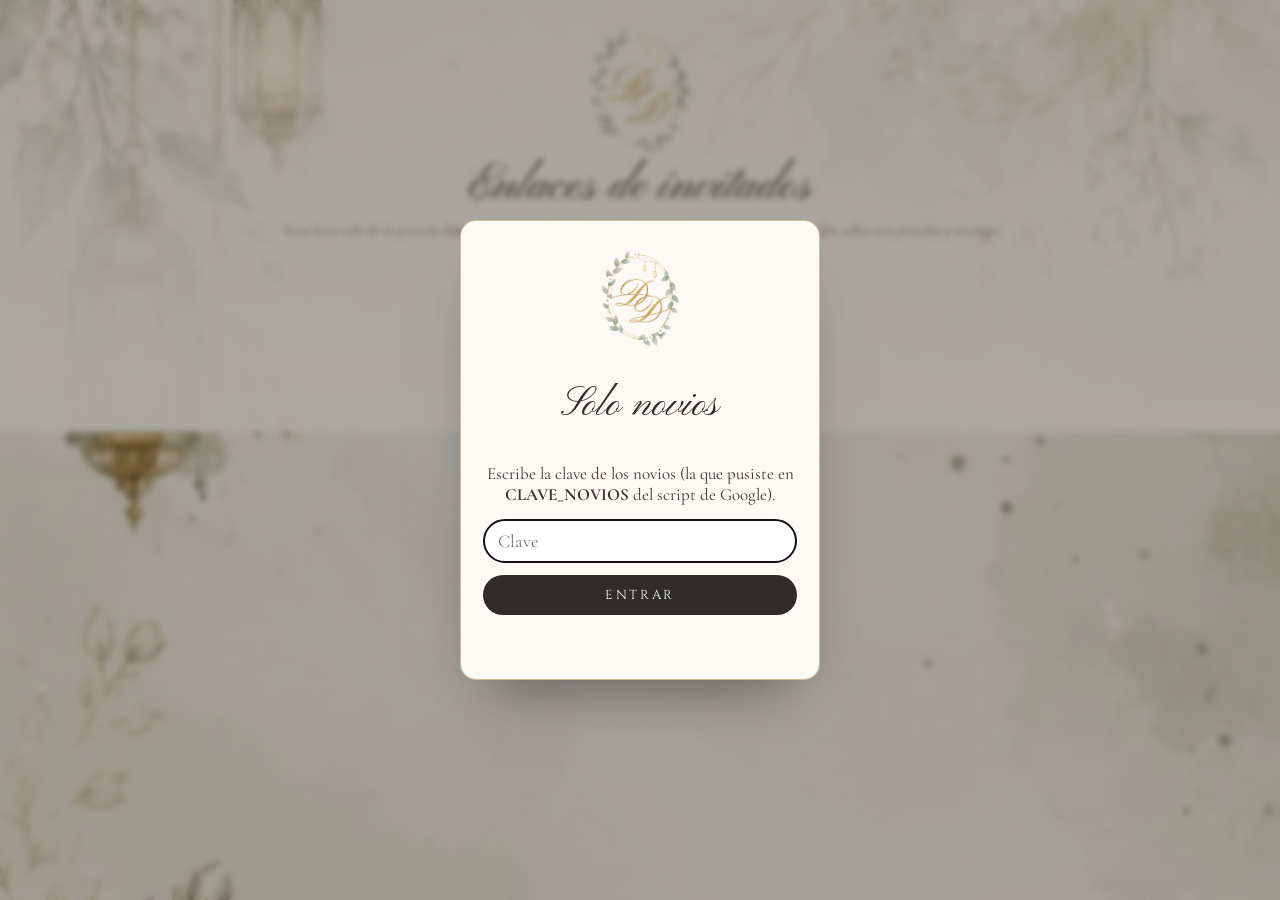
<file: enlaces.html>
<!DOCTYPE html>
<html lang="es">
<head>
  <meta charset="UTF-8">
  <meta name="viewport" content="width=device-width, initial-scale=1.0">
  <meta name="color-scheme" content="light dark">
  <meta name="robots" content="noindex">
  <title>Enlaces de invitados</title>
  <link href="https://fonts.googleapis.com/css2?family=Cinzel:wght@400;500&family=Cormorant+Garamond:ital,wght@0,400;0,500;0,600;1,400&family=Pinyon+Script&display=swap" rel="stylesheet">
  <link rel="stylesheet" href="tema.css?v=202611100900">
  <style>
    @media (prefers-color-scheme: dark) { html, body { background: var(--ivory); color: var(--ink); } }
    * { box-sizing: border-box; }
    body { font-family: var(--serif); font-variant-numeric: lining-nums; background: var(--ivory); color: var(--ink); margin: 0; padding: 24px 16px 40px; font-size: 17px; }
    .wrap { max-width: 720px; margin: 0 auto; }
    h1 { font-family: var(--script); font-weight: normal; color: var(--wine); font-size: 50px; line-height: 1.2; margin: 0; text-align: center; }
    .sub { text-align: center; font-size: 16px; font-style: italic; color: var(--ink-soft); margin: 4px 0 6px; }
    .total { text-align: center; font-family: var(--caps); font-size: 12px; letter-spacing: .2em; text-transform: uppercase; color: var(--gold); margin-bottom: 18px; }
    .card { background: var(--card); border: 1px solid var(--line); border-radius: 14px; padding: 14px 16px; margin-bottom: 12px; box-shadow: 0 18px 30px -26px var(--shadow); }
    .top { display: flex; justify-content: space-between; align-items: baseline; gap: 10px; }
    .name { font-family: var(--caps); font-size: 14px; letter-spacing: .1em; text-transform: uppercase; color: var(--wine); }
    .pases { font-size: 14px; background: var(--sage-light); color: #4f6049; padding: 2px 10px; border-radius: 20px; white-space: nowrap; }
    .mesa { font-size: 14px; background: #f3ead6; color: #7a5e2c; padding: 2px 10px; border-radius: 20px; white-space: nowrap; margin-left: 6px; }
    .who { font-size: 17px; margin-top: 6px; }
    .state { font-size: 15px; margin-top: 4px; color: var(--ink-soft); font-style: italic; }
    .state.yes { color: #4f6b49; }
    .state.no { color: #8a5a4a; }
    .url { font-size: 14px; color: var(--ink-soft); word-break: break-all; margin: 8px 0 10px; }
    .row { display: flex; gap: 8px; }
    .row a, .row button { flex: 1; text-align: center; padding: 9px; border-radius: 999px; font: inherit; font-size: 15px; cursor: pointer; text-decoration: none; }
    .copy { background: #fff; border: 1px solid var(--line); color: var(--wine); }
    .wa { background: #25d366; border: 1px solid #25d366; color: #fff; }
    .err { color: #a3272f; text-align: center; }
  </style>
</head>
<body class="pg-fondo">
  <div class="wrap">
    <img class="pg-logo" src="assets/logo-dd.webp" alt="" width="104" height="130">
    <h1>Enlaces de invitados</h1>
    <p class="sub">Esta lista sale de la pestaña <b>Lista de Invitados</b> de Google Sheets. Para añadir o cambiar invitados, edita esa pestaña y recarga esta página.</p>
    <img class="pg-flor" src="assets/separador.webp" alt="" width="300" height="108">
    <p class="total" id="total"></p>
    <div id="list"></div>
  </div>
  <script src="panel.js?v=202611100900"></script>
  <script>
    const base = new URL("./", location.href).href;
    Panel.cargarLista()
      .then((r) => {
        const guests = r.familias;
        const pasesDe = (g) => g.personas.reduce((s, p) => s + (p.pases || 1), 0);
        const totalPases = guests.reduce((s, g) => s + pasesDe(g), 0);
        document.getElementById("total").textContent = `${guests.length} invitaciones · ${totalPases} pases en total`;
        const list = document.getElementById("list");
        guests.forEach((g) => {
          const url = `${base}?i=${encodeURIComponent(g.codigo)}`;
          const n = pasesDe(g);
          const msg = `¡Hola ${g.familia}! 💌 Con mucha alegría te compartimos la invitación a nuestra boda (válida para ${n} ${n === 1 ? "persona" : "personas"}). Ábrela aquí:\n${url}`;
          const card = document.createElement("div");
          card.className = "card";
          card.innerHTML = `
            <div class="top"><span class="name"></span><span><span class="pases"></span><span class="mesa" hidden></span></span></div>
            <div class="who"></div>
            <div class="state"></div>
            <div class="url"></div>
            <div class="row"><button class="copy">Copiar enlace</button><a class="wa" target="_blank" rel="noopener">WhatsApp</a></div>`;
          card.querySelector(".name").textContent = g.familia;
          card.querySelector(".pases").textContent = `${n} ${n === 1 ? "pase" : "pases"}`;
          const mesas = [...new Set(g.personas.map((p) => p.mesa).filter(Boolean))];
          if (mesas.length) {
            const m = card.querySelector(".mesa");
            m.hidden = false;
            m.textContent = (mesas.length === 1 ? "Mesa " : "Mesas ") + mesas.join(", ");
          }
          card.querySelector(".who").textContent = g.personas.map((p) => p.nombre + (p.pases > 1 ? ` (+${p.pases - 1})` : "")).join(" · ");
          const c = g.confirmacion;
          const st = card.querySelector(".state");
          st.textContent = !c ? "⏳ Aún no responde" : c.asistencia === "Sí" ? `✓ Confirmó ${c.asistentes.length} de ${n}` : "✗ No podrá asistir";
          st.className = "state " + (!c ? "" : c.asistencia === "Sí" ? "yes" : "no");
          card.querySelector(".url").textContent = url;
          card.querySelector(".wa").href = "https://wa.me/?text=" + encodeURIComponent(msg);
          const btn = card.querySelector(".copy");
          btn.onclick = () => navigator.clipboard.writeText(url).then(() => { btn.textContent = "¡Copiado!"; setTimeout(() => btn.textContent = "Copiar enlace", 1500); });
          list.appendChild(card);
        });
      })
      .catch((err) => {
        const p = document.createElement("p");
        p.className = "err";
        p.textContent = err.message;
        document.getElementById("list").replaceChildren(p);
      });
  </script>
</body>
</html>
</file>
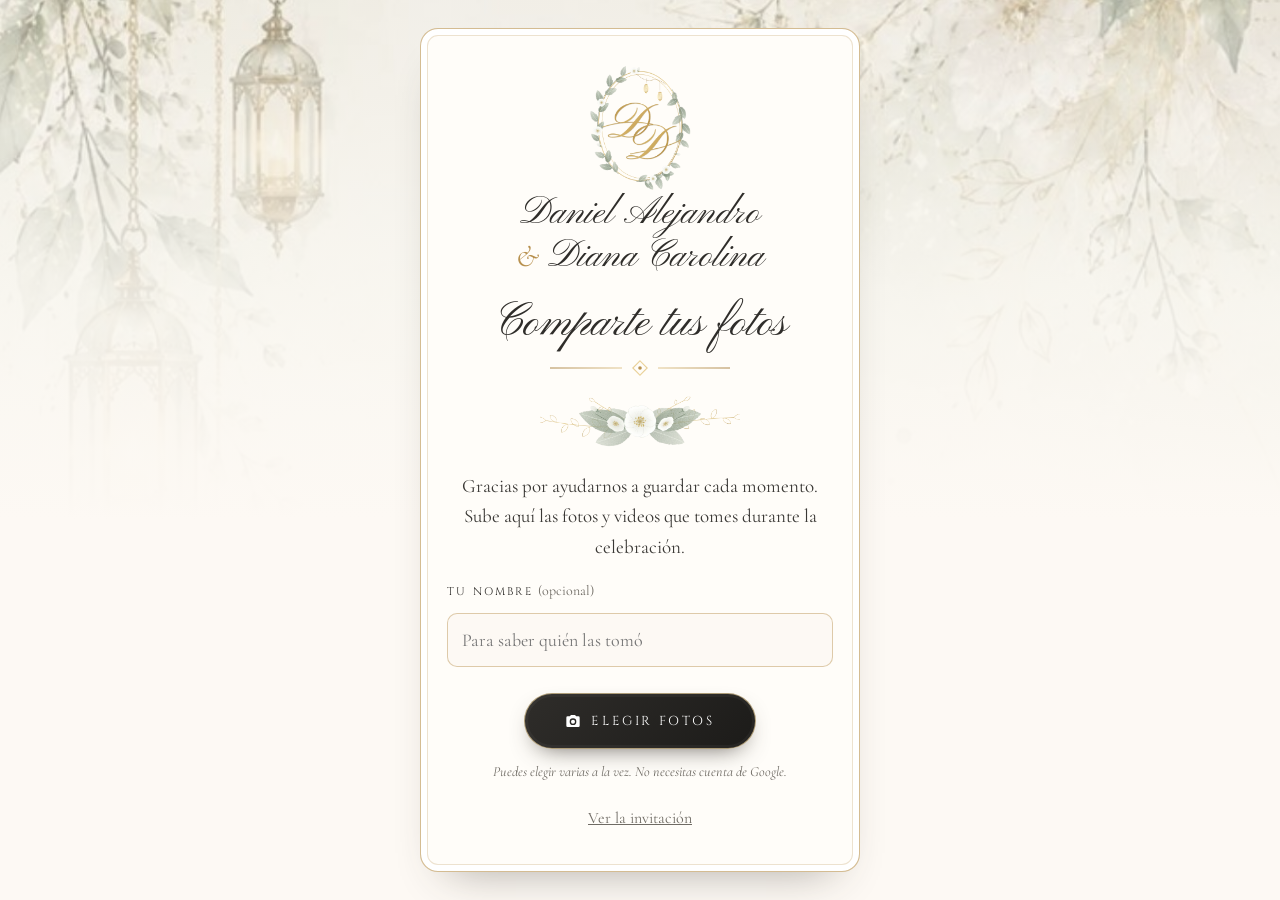
<file: fotos.html>
<!DOCTYPE html>
<html lang="es">
<head>
  <meta charset="UTF-8">
  <meta name="viewport" content="width=device-width, initial-scale=1.0">
  <meta name="color-scheme" content="light dark">
  <title>Fotos · Daniel Alejandro &amp; Diana Carolina</title>
  <meta name="description" content="Sube tus fotos y videos de la boda de Daniel Alejandro y Diana Carolina">
  <link rel="icon" href="data:image/svg+xml,<svg xmlns='http://www.w3.org/2000/svg' viewBox='0 0 100 100'><text y='.9em' font-size='90'>📸</text></svg>">
  <link href="https://fonts.googleapis.com/css2?family=Cinzel:wght@400;500&family=Cormorant+Garamond:ital,wght@0,400;0,500;1,400&family=Pinyon+Script&display=swap" rel="stylesheet">
  <link rel="stylesheet" href="tema.css?v=202611100900">
  <link rel="stylesheet" href="styles.css?v=202611100900">
  <style>
    body { min-height: 100vh; display: grid; place-items: center; padding: 16px;
      background: radial-gradient(ellipse at center, #fffdfa 0%, var(--champagne) 60%, var(--blush) 100%); }
    .card { max-width: 440px; width: 100%; text-align: center; padding: 32px 26px 40px; background: var(--card); border-radius: 18px;
      border: 1px solid rgba(184,145,79,.6);
      box-shadow: 0 24px 44px -28px var(--shadow), inset 0 0 0 6px #fff, inset 0 0 0 7px rgba(184,145,79,.25);
      animation: fadeUp .8s both; }
    .names { font-family: var(--script); font-size: 38px; color: var(--wine); line-height: 1.15; }
    .names i { font-family: var(--serif); color: var(--gold); font-size: .8em; }
    .card .section-title { font-size: 46px; margin: 18px 0 14px; }
    .steps { text-align: left; margin: 20px auto 6px; max-width: 320px; list-style: none; counter-reset: s; }
    .steps li { counter-increment: s; position: relative; padding-left: 40px; margin-bottom: 12px; line-height: 1.4; }
    .steps li::before { content: counter(s); position: absolute; left: 0; top: -2px; width: 28px; height: 28px; border-radius: 50%;
      border: 1px solid var(--gold); display: grid; place-items: center; font-family: var(--caps); font-size: 13px; color: var(--wine); }
    .who { margin-top: 16px; font-size: 17px; color: var(--ink-soft); }
    .who b { color: var(--wine); font-weight: 600; }
    .field { text-align: left; margin: 18px 0 4px; }
    .card .btn-big { margin-top: 22px; }
    .progress { margin-top: 22px; }
    .bar { height: 8px; border-radius: 8px; background: rgba(184,145,79,.2); overflow: hidden; }
    .bar span { display: block; height: 100%; width: 0; border-radius: 8px; background: linear-gradient(90deg, var(--gold-light), var(--gold)); transition: width .4s; }
    .progress p { margin-top: 10px; font-size: 17px; color: var(--ink-soft); }
    .done-msg { margin-top: 20px; font-size: 20px; color: var(--wine); animation: popIn .6s both; }
    .err { margin-top: 14px; color: #a3263f; font-size: 16px; }
    .hint { margin-top: 12px; font-size: 14px; font-style: italic; color: var(--ink-soft); }
    .view { margin-top: 6px; }
    .back { display: block; margin-top: 22px; font-size: 16px; color: var(--ink-soft); }
  </style>
</head>
<body class="pg-fondo">
  <main class="card">
    <img class="pg-logo" src="assets/logo-dd.webp" alt="" width="104" height="130">
    <p class="names">Daniel Alejandro<br><i>&amp;</i> Diana Carolina</p>
    <h1 class="section-title">Comparte tus fotos</h1>
    <img class="pg-flor" src="assets/separador.webp" alt="" width="300" height="108" style="width:200px;margin-top:-6px">
    <p>Gracias por ayudarnos a guardar cada momento. Sube aquí las fotos y videos que tomes durante la celebración.</p>

    <p class="who" id="who" hidden>Se guardarán a nombre de <b id="whoName"></b></p>
    <label class="field" id="nameField">
      <span class="field-label">Tu nombre <small>(opcional)</small></span>
      <input type="text" id="quien" maxlength="60" autocomplete="name" placeholder="Para saber quién las tomó">
    </label>

    <input type="file" id="files" accept="image/*,video/*" multiple hidden>
    <button type="button" class="btn btn-big" id="pick">
      <svg viewBox="0 0 24 24" aria-hidden="true"><path d="M9 3 7.2 5H4a2 2 0 0 0-2 2v12a2 2 0 0 0 2 2h16a2 2 0 0 0 2-2V7a2 2 0 0 0-2-2h-3.2L15 3zm3 15a5 5 0 1 1 0-10 5 5 0 0 1 0 10zm0-2a3 3 0 1 0 0-6 3 3 0 0 0 0 6z"/></svg>
      <span id="pickText">Elegir fotos</span>
    </button>
    <p class="hint">Puedes elegir varias a la vez. No necesitas cuenta de Google.</p>

    <div class="progress" id="progress" hidden>
      <div class="bar"><span id="bar"></span></div>
      <p id="progressText">Subiendo…</p>
    </div>
    <p class="done-msg" id="doneMsg" hidden></p>
    <p class="err" id="err" hidden></p>

    <a class="btn btn-ghost view" id="viewBtn" target="_blank" rel="noopener" hidden>Ver las fotos de todos</a>
    <a class="back" id="back" href="./">Ver la invitación</a>
  </main>
  <script src="panel.js?v=202611100900"></script>
  <script>
    const $ = (s) => document.querySelector(s);
    const MAX_MB = 45;      // igual que MAX_MB_ARCHIVO en el script de Google
    const LADO_MAX = 2560;  // las fotos se reducen a este tamaño (siguen viéndose muy bien) para subir rápido

    // ¿Quién sube? Por el link (?i=CODIGO) o por la última invitación abierta en este celular
    const params = new URLSearchParams(location.search);
    let codigo = (params.get("i") || "").trim().toUpperCase();
    try { codigo = codigo || localStorage.getItem("ultimoCodigo") || ""; } catch { /* sin almacenamiento */ }
    let familia = "";
    try { familia = (JSON.parse(localStorage.getItem("invitado:" + codigo) || "null") || {}).familia || ""; } catch { /* nada */ }
    if (familia) {
      $("#whoName").textContent = familia;
      $("#who").hidden = false;
      $("#nameField").hidden = true;
      $("#back").href = "./?i=" + encodeURIComponent(codigo);
    } else {
      codigo = "";
      try { $("#quien").value = localStorage.getItem("fotosQuien") || ""; } catch { /* nada */ }
    }

    // Link para ver la carpeta (si los novios la compartieron)
    fetch(`${ENDPOINT}?accion=fotos`).then((r) => r.json()).then((r) => {
      if (r.ok && r.url) { $("#viewBtn").href = r.url; $("#viewBtn").hidden = false; }
    }).catch(() => {});

    const leerBase64 = (blob) => new Promise((ok, mal) => {
      const fr = new FileReader();
      fr.onload = () => ok(String(fr.result).split(",")[1]);
      fr.onerror = mal;
      fr.readAsDataURL(blob);
    });

    // Reduce la foto (JPEG) si así pesa menos; si no se puede leer, se sube tal cual
    async function preparar(file) {
      if (file.type.startsWith("image/") && file.type !== "image/gif") {
        try {
          const img = await createImageBitmap(file, { imageOrientation: "from-image" });
          const k = Math.min(1, LADO_MAX / Math.max(img.width, img.height));
          const c = document.createElement("canvas");
          c.width = Math.round(img.width * k);
          c.height = Math.round(img.height * k);
          c.getContext("2d").drawImage(img, 0, 0, c.width, c.height);
          const blob = await new Promise((ok) => c.toBlob(ok, "image/jpeg", 0.86));
          if (blob && blob.size < file.size) return { blob, tipo: "image/jpeg", nombre: file.name.replace(/\.[^.]+$/, "") + ".jpg" };
        } catch { /* formato que el navegador no lee */ }
      }
      return { blob: file, tipo: file.type || "application/octet-stream", nombre: file.name };
    }

    // Devuelve "" si subió; si no, el motivo: grande | conexion | sinpermiso | version | otro
    async function subir(file) {
      const f = await preparar(file);
      if (f.blob.size > MAX_MB * 1024 * 1024) return "grande";
      let res;
      try {
        res = await fetch(ENDPOINT, {
          method: "POST",
          body: JSON.stringify({ accion: "subirFoto", codigo, quien: $("#quien").value.trim(), nombre: f.nombre, tipo: f.tipo, datos: await leerBase64(f.blob) }),
        });
      } catch { return "conexion"; }
      let r;
      try { r = await res.json(); } catch { return "sinpermiso"; } // Google respondió una página de error
      if (r.ok) return "";
      return r.error === "accion" ? "version" : r.error === "grande" ? "grande" : "otro";
    }

    $("#pick").addEventListener("click", () => $("#files").click());
    $("#files").addEventListener("change", async (e) => {
      const files = [...e.target.files];
      e.target.value = "";
      if (!files.length) return;
      try { localStorage.setItem("fotosQuien", $("#quien").value.trim()); } catch { /* nada */ }
      $("#pick").disabled = true;
      $("#doneMsg").hidden = true;
      $("#err").hidden = true;
      $("#progress").hidden = false;
      let bien = 0;
      const hayVideos = files.some((f) => f.type.startsWith("video/"));
      const grandes = [];
      let fallos = 0;
      const motivos = new Set();
      for (let i = 0; i < files.length; i++) {
        $("#progressText").textContent = `Subiendo ${i + 1} de ${files.length}…`;
        $("#bar").style.width = `${(i / files.length) * 100}%`;
        try {
          const error = await subir(files[i]);
          if (!error) bien++;
          else if (error === "grande") grandes.push(files[i].name);
          else { fallos++; motivos.add(error); }
        } catch { fallos++; motivos.add("otro"); }
      }
      $("#bar").style.width = "100%";
      $("#progress").hidden = true;
      $("#pick").disabled = false;
      $("#pickText").textContent = "Subir más fotos";
      if (bien) {
        const que = hayVideos ? (bien === 1 ? "archivo" : "fotos y videos") : (bien === 1 ? "foto" : "fotos");
        $("#doneMsg").textContent = `¡Gracias! Se ${bien === 1 ? `subió 1 ${que}` : `subieron ${bien} ${que}`} 💛`;
        $("#doneMsg").hidden = false;
      }
      const avisos = [];
      if (grandes.length) avisos.push(`${grandes.length === 1 ? "Un archivo es muy pesado" : `${grandes.length} archivos son muy pesados`} (más de ${MAX_MB} MB); prueba con un video más corto.`);
      if (fallos) {
        const cuantas = fallos === 1 ? "No se pudo subir 1" : `No se pudieron subir ${fallos}`;
        avisos.push(motivos.has("conexion") && motivos.size === 1
          ? `${cuantas}. Revisa tu conexión a internet e inténtalo de nuevo con esas.`
          : motivos.has("version")
            ? `${cuantas}: el álbum todavía no está activado (los novios deben publicar la nueva versión del script de Google).`
            : motivos.has("sinpermiso")
              ? `${cuantas}: el álbum todavía no está activado (los novios deben ejecutar "probarFotos" en el script de Google, aceptar el permiso de Drive y publicar una nueva versión).`
              : `${cuantas}. Inténtalo de nuevo en un momento.`);
      }
      if (avisos.length) { $("#err").textContent = avisos.join(" "); $("#err").hidden = false; }
    });
  </script>
</body>
</html>
</file>
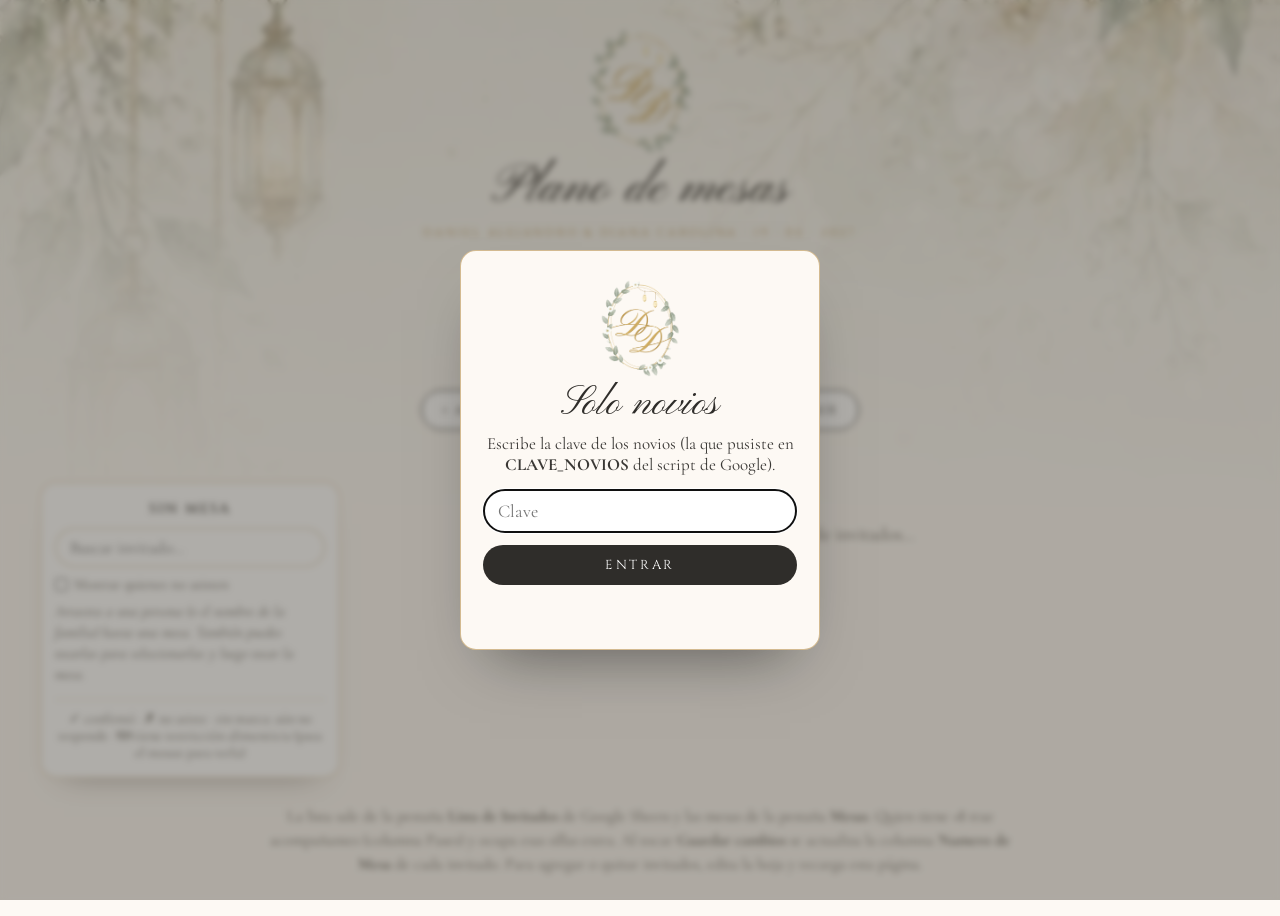
<file: mesas.html>
<!DOCTYPE html>
<html lang="es">
<head>
  <meta charset="UTF-8">
  <meta name="viewport" content="width=device-width, initial-scale=1.0">
  <meta name="color-scheme" content="light dark">
  <meta name="supported-color-schemes" content="light dark">
  <meta name="robots" content="noindex">
  <title>Plano de mesas</title>
  <link href="https://fonts.googleapis.com/css2?family=Cinzel:wght@400;500&family=Cormorant+Garamond:ital,wght@0,400;0,500;0,600;1,400&family=Pinyon+Script&display=swap" rel="stylesheet">
  <link rel="stylesheet" href="tema.css?v=202611100900">
  <style>
    :root {
      /* Colores y fuentes: tema.css (el mismo de la invitación) */
      --red: #a3272f;
    }
    @media (prefers-color-scheme: dark) { html, body { background: var(--ivory); color: var(--ink); } }
    * { box-sizing: border-box; margin: 0; padding: 0; }
    [hidden] { display: none !important; }
    body { font-family: "Cormorant Garamond", serif; font-variant-numeric: lining-nums; background: var(--ivory); color: var(--ink); padding: 24px 16px 40px; }
    button { font: inherit; cursor: pointer; }
    .top { text-align: center; max-width: 1200px; margin: 0 auto 16px; }
    h1 { font-family: "Pinyon Script", cursive; font-weight: normal; color: var(--wine); font-size: 54px; line-height: 1.2; }
    .sub { font-family: Cinzel, serif; font-size: 11px; letter-spacing: .25em; text-transform: uppercase; color: var(--gold); margin: 4px 0 14px; }
    .summary { display: flex; justify-content: center; flex-wrap: wrap; gap: 8px; margin-bottom: 14px; }
    .pill { font-size: 16px; padding: 3px 14px; border-radius: 999px; background: #fff; border: 1px solid var(--line); }
    .pill.warn { color: var(--red); border-color: #e5a4a8; background: #fff5f5; }
    .actions { display: flex; justify-content: center; flex-wrap: wrap; gap: 10px; }
    .btn { font-family: Cinzel, serif; font-size: 12px; letter-spacing: .15em; text-transform: uppercase; padding: 11px 20px;
      border-radius: 999px; border: 1px solid var(--wine); background: var(--wine); color: #fff; transition: opacity .2s, transform .2s; }
    .btn:hover:not(:disabled) { transform: translateY(-1px); }
    .btn.ghost { background: #fff; color: var(--wine); }
    .btn:disabled { opacity: .45; cursor: default; }
    .btn.pending { animation: glow 1.6s ease-in-out infinite; }
    @keyframes glow { 50% { box-shadow: 0 0 0 5px rgba(47,45,42,.18); } }
    .status { min-height: 26px; margin-top: 10px; font-size: 18px; color: var(--wine); }
    .status.err { color: var(--red); }

    .layout { display: grid; grid-template-columns: 300px 1fr; gap: 20px; max-width: 1200px; margin: 0 auto; align-items: start; }
    .side {
      position: sticky; top: 12px; max-height: calc(100vh - 24px); overflow: auto; background: #fff; border-radius: 16px;
      border: 1px solid var(--line); padding: 16px 14px; box-shadow: 0 18px 30px -24px rgba(55,50,42,.5); transition: box-shadow .2s;
    }
    .side h2, .fam-title { font-family: Cinzel, serif; font-weight: 500; letter-spacing: .15em; text-transform: uppercase; color: var(--wine); }
    .side h2 { font-size: 14px; text-align: center; }
    .side input[type=search] { width: 100%; margin: 10px 0 8px; font: inherit; font-size: 17px; padding: 8px 14px; border-radius: 999px; border: 1px solid var(--line); color: var(--ink); background: #fff; }
    .toggle { display: flex; align-items: center; gap: 6px; font-size: 15px; color: var(--ink-soft); margin-bottom: 8px; cursor: pointer; }
    .hint { font-size: 15px; font-style: italic; color: var(--ink-soft); line-height: 1.4; margin-bottom: 10px; }
    .fam { margin-top: 10px; }
    .fam-title { display: flex; justify-content: space-between; gap: 6px; font-size: 11px; padding: 4px 8px; border-radius: 8px; cursor: grab; user-select: none; }
    .fam-title:hover { background: #f8efe3; }
    .fam-title small { font-family: "Cormorant Garamond", serif; letter-spacing: 0; text-transform: none; font-size: 14px; color: var(--ink-soft); }
    .chips { display: flex; flex-wrap: wrap; gap: 6px; padding: 4px 4px 0; }
    .chip {
      display: inline-flex; align-items: center; gap: 5px; font-size: 16px; line-height: 1.2; padding: 4px 11px; border-radius: 999px;
      background: var(--ivory); border: 1px solid var(--line); cursor: grab; user-select: none; transition: background .15s, box-shadow .15s;
    }
    .chip:hover { background: #f6ead7; }
    .chip.sel { background: #f6e3b4; box-shadow: 0 0 0 2px var(--gold); }
    .chip.st-no { opacity: .55; text-decoration: line-through; }
    .chip .mk { font-size: 12px; color: var(--gold); }
    .chip .diet-mk { font-size: 13px; cursor: help; }
    .diet-print { display: none; }
    .chip.st-no .mk { color: var(--red); }
    .chip .x { border: 0; background: none; color: var(--ink-soft); font-size: 15px; line-height: 1; padding: 0 0 0 2px; }
    .chip .x:hover { color: var(--red); }
    .empty { font-size: 16px; color: var(--ink-soft); text-align: center; padding: 18px 6px; font-style: italic; }
    .legend { margin-top: 14px; padding-top: 10px; border-top: 1px solid rgba(184,145,79,.25); font-size: 14px; color: var(--ink-soft); text-align: center; }

    .grid { display: grid; grid-template-columns: repeat(auto-fill, minmax(230px, 1fr)); gap: 16px; }
    .table {
      background: #fff; border-radius: 16px; padding: 12px 14px 16px; text-align: center; border: 1px solid var(--line);
      box-shadow: 0 18px 30px -24px rgba(55,50,42,.5); break-inside: avoid; transition: box-shadow .2s, transform .2s;
    }
    .over { box-shadow: 0 0 0 3px var(--gold), 0 18px 30px -24px rgba(55,50,42,.5) !important; }
    .table.target { cursor: pointer; }
    .table.target:hover { transform: translateY(-2px); box-shadow: 0 0 0 2px var(--gold), 0 18px 30px -24px rgba(55,50,42,.5); }
    .table.full .t-count { color: var(--wine); font-weight: 600; }
    .t-head { display: flex; align-items: center; gap: 6px; }
    .t-name { flex: 1; min-width: 0; font-family: Cinzel, serif; font-size: 15px; letter-spacing: .08em; color: var(--wine); text-align: center;
      border: 1px dashed transparent; border-radius: 8px; padding: 4px; background: none; }
    .t-name:hover, .t-name:focus { border-color: var(--line); outline: none; background: var(--ivory); }
    .t-del { border: 0; background: none; font-size: 16px; opacity: .45; padding: 4px; }
    .t-del:hover { opacity: 1; }
    .table svg { width: 120px; height: 120px; display: block; margin: 2px auto; }
    .t-seats { display: flex; align-items: center; justify-content: center; gap: 10px; margin: 2px 0 6px; }
    .t-seats button { width: 28px; height: 28px; border-radius: 50%; border: 1px solid var(--line); background: #fff; color: var(--wine); font-size: 18px; line-height: 1; }
    .t-seats button:hover { background: #f8efe3; }
    .t-count { font-size: 16px; color: var(--ink-soft); min-width: 110px; }
    .t-people { text-align: left; }
    .t-people .fam-title { cursor: default; padding: 6px 4px 0; }
    .t-people .fam-title:hover { background: none; }
    .t-drop { font-size: 15px; font-style: italic; color: var(--ink-soft); padding: 8px 4px 0; text-align: center; }
    .new-table { display: grid; place-items: center; min-height: 200px; border: 2px dashed var(--line); border-radius: 16px; background: transparent;
      color: var(--gold); font-family: Cinzel, serif; font-size: 13px; letter-spacing: .15em; text-transform: uppercase; }
    .new-table:hover { background: #fff; }
    .loading { grid-column: 1 / -1; text-align: center; font-size: 19px; padding: 40px 10px; color: var(--ink-soft); }
    .loading.err { color: var(--red); }
    .help { max-width: 760px; margin: 26px auto 0; text-align: center; font-size: 16px; color: var(--ink-soft); line-height: 1.5; }

    @media (max-width: 820px) {
      .layout { grid-template-columns: 1fr; }
      .side { position: static; max-height: 46vh; }
    }
    @media print {
      body { padding: 0; background: #fff; }
      .actions, .status, .side, .help, .t-del, .t-seats button, .chip .x, .new-table, .t-drop { display: none !important; }
      .layout { display: block; }
      .grid { grid-template-columns: repeat(3, 1fr); gap: 10px; }
      .table { box-shadow: none; padding: 8px; }
      .table svg { width: 90px; height: 90px; }
      .t-name { border: 0; }
      .chip { border: 0; background: none; padding: 0 4px; cursor: default; font-size: 14px; }
      .chip.st-no { display: none; }
      .diet-print { display: inline; font-size: 12px; font-style: italic; }
      @page { margin: 12mm; }
    }
  </style>
</head>
<body class="pg-fondo">
  <header class="top">
    <img class="pg-logo" src="assets/logo-dd.webp" alt="" width="104" height="130">
    <h1>Plano de mesas</h1>
    <p class="sub">Daniel Alejandro &amp; Diana Carolina · 19 · 06 · 2027</p>
    <img class="pg-flor" src="assets/separador.webp" alt="" width="300" height="108">
    <div class="summary" id="summary"></div>
    <div class="actions">
      <button class="btn ghost" id="addTable" type="button">+ Agregar mesa</button>
      <button class="btn" id="save" type="button" disabled>Guardado</button>
      <button class="btn ghost" id="print" type="button">Imprimir</button>
    </div>
    <p class="status" id="status"></p>
  </header>

  <div class="layout">
    <aside class="side" id="side">
      <h2>Sin mesa <span id="freeCount"></span></h2>
      <input type="search" id="search" placeholder="Buscar invitado…" autocomplete="off">
      <label class="toggle"><input type="checkbox" id="showNo"> Mostrar quienes no asisten</label>
      <p class="hint">Arrastra a una persona (o el nombre de la familia) hasta una mesa. También puedes tocarlas para
        seleccionarlas y luego tocar la mesa.</p>
      <div id="freeList"></div>
      <p class="legend">✓ confirmó · ✗ no asiste · sin marca: aún no responde · 🍽 tiene restricción alimenticia (pasa el mouse para verla)</p>
    </aside>
    <main class="grid" id="grid"><p class="loading">Cargando la lista de invitados…</p></main>
  </div>

  <p class="help">La lista sale de la pestaña <b>Lista de Invitados</b> de Google Sheets y las mesas de la pestaña <b>Mesas</b>.
    Quien tiene <b>+1</b> trae acompañantes (columna Pases) y ocupa esas sillas extra.
    Al tocar <b>Guardar cambios</b> se actualiza la columna <b>Numero de Mesa</b> de cada invitado. Para agregar o quitar invitados,
    edita la hoja y recarga esta página.</p>

  <script src="panel.js?v=202611100900"></script>
  <script>
    const $ = (s, el = document) => el.querySelector(s);
    const esc = (s) => String(s).replace(/[&<>"]/g, (c) => ({ "&": "&amp;", "<": "&lt;", ">": "&gt;", '"': "&quot;" }[c]));
    const norm = (s) => s.normalize("NFD").replace(/[̀-ͯ]/g, "").toLowerCase();
    const SILLAS = 10;       // sillas de una mesa nueva
    const MAX_SILLAS = 30;

    let mesas = [];          // { id, nombre, sillas }
    let personas = [];       // { key, codigo, familia, nombre, puestos, mesa (id o null), estado: si | no | pendiente }
    const sel = new Set();   // personas seleccionadas (por key)
    let dirty = false;
    let nextId = 1;

    const puestos = (lista) => lista.reduce((s, p) => s + p.puestos, 0);
    const ocupadas = (id) => puestos(personas.filter((p) => p.mesa === id));
    const mesaDe = (id) => mesas.find((m) => m.id === id);
    const etiqueta = (m) => (/^\d+$/.test(m.nombre) ? `Mesa ${m.nombre}` : m.nombre);

    function status(msg, err = false) {
      const s = $("#status");
      s.textContent = msg;
      s.classList.toggle("err", err);
    }
    function cambio() {
      dirty = true;
      const b = $("#save");
      b.disabled = false;
      b.textContent = "Guardar cambios";
      b.classList.add("pending");
      status("");
      render();
    }

    /* ---------- Dibujo ---------- */
    function silla(i, total, color) {
      const a = (i / total) * Math.PI * 2 - Math.PI / 2;
      return `<circle cx="${(60 + Math.cos(a) * 50).toFixed(1)}" cy="${(60 + Math.sin(a) * 50).toFixed(1)}" r="${total > 16 ? 5 : 6.5}" fill="${color}" stroke="#b8914f" stroke-width="1.2"/>`;
    }
    function dibujoMesa(m) {
      const usadas = ocupadas(m.id);
      let s = "";
      for (let i = 0; i < m.sillas; i++) s += silla(i, m.sillas, i < usadas ? "#b8914f" : "#fff");
      const num = /^\d+$/.test(m.nombre);
      return `<svg viewBox="0 0 120 120" aria-hidden="true">${s}
        <circle cx="60" cy="60" r="35" fill="#fdf9f4" stroke="#b8914f" stroke-width="1.4"/>
        <circle cx="60" cy="60" r="30" fill="none" stroke="#b8914f" stroke-opacity=".35"/>
        ${num ? `<text x="60" y="52" text-anchor="middle" font-family="Cinzel" font-size="8" letter-spacing="2" fill="#b8914f">MESA</text>
        <text x="60" y="76" text-anchor="middle" font-family="Cormorant Garamond" font-weight="600" font-size="28" fill="#2f2d2a">${esc(m.nombre)}</text>`
        : `<text x="60" y="67" text-anchor="middle" font-family="Pinyon Script" font-size="${m.nombre.length > 8 ? 14 : 20}" fill="#2f2d2a">${esc(m.nombre)}</text>`}
      </svg>`;
    }
    function chip(p, quitar) {
      const mk = p.estado === "si" ? "✓" : p.estado === "no" ? "✗" : "";
      const dieta = p.restricciones.length ? `Restricción: ${p.restricciones.join(" · ")}` : "";
      return `<span class="chip st-${p.estado}${sel.has(p.key) ? " sel" : ""}" draggable="true" data-key="${esc(p.key)}" title="${esc(p.familia + (dieta ? "\n" + dieta : ""))}">` +
        `${esc(p.nombre)}${p.puestos > 1 ? ` <b>+${p.puestos - 1}</b>` : ""}${dieta ? `<span class="diet-mk" aria-label="${esc(dieta)}">🍽</span><span class="diet-print">(${esc(p.restricciones.join(" · "))})</span>` : ""}${mk ? `<span class="mk">${mk}</span>` : ""}${quitar ? `<button class="x" type="button" title="Quitar de la mesa" data-quitar="${esc(p.key)}">×</button>` : ""}</span>`;
    }
    // Agrupa por familia, respetando el orden de la hoja
    function porFamilia(lista) {
      const g = new Map();
      lista.forEach((p) => { if (!g.has(p.codigo)) g.set(p.codigo, []); g.get(p.codigo).push(p); });
      return [...g.values()];
    }

    function render() {
      // Sin mesa
      const q = norm($("#search").value.trim());
      const verNo = $("#showNo").checked;
      const libres = personas.filter((p) => !p.mesa);
      const visibles = libres.filter((p) => (verNo || p.estado !== "no") && (!q || norm(p.nombre).includes(q) || norm(p.familia).includes(q)));
      $("#freeCount").textContent = `(${puestos(libres.filter((p) => p.estado !== "no"))})`;
      $("#freeList").innerHTML = visibles.length ? porFamilia(visibles).map((f) => `
        <div class="fam"><div class="fam-title" draggable="true" data-fam="${esc(f[0].codigo)}" title="Arrastra para sentar a toda la familia">
          <span>${esc(f[0].familia)}</span><small>${puestos(f)}</small></div>
          <div class="chips">${f.map((p) => chip(p, false)).join("")}</div></div>`).join("")
        : `<p class="empty">${q ? "Nadie coincide con la búsqueda."
          : libres.length ? `¡Todos los que asisten tienen mesa! 🎉 (${libres.length} que no asisten, ocultos)` : "¡Todos tienen mesa! 🎉"}</p>`;

      // Mesas
      const destino = sel.size > 0;
      $("#grid").innerHTML = mesas.map((m) => {
        const aqui = personas.filter((p) => p.mesa === m.id);
        return `<div class="table${destino ? " target" : ""}${puestos(aqui) >= m.sillas ? " full" : ""}" data-mesa="${m.id}">
          <div class="t-head"><input class="t-name" value="${esc(etiqueta(m))}" data-renombrar="${m.id}" aria-label="Nombre de la mesa" title="Cambiar el nombre (número o texto, ej. Novios)">
            <button class="t-del" type="button" data-borrar="${m.id}" title="Eliminar mesa">🗑</button></div>
          ${dibujoMesa(m)}
          <div class="t-seats"><button type="button" data-sillas="${m.id}" data-d="-1" title="Quitar una silla">−</button>
            <span class="t-count">${puestos(aqui)} de ${m.sillas} sillas</span>
            <button type="button" data-sillas="${m.id}" data-d="1" title="Agregar una silla">+</button></div>
          <div class="t-people">${aqui.length ? porFamilia(aqui).map((f) =>
            `<div class="fam-title"><span>${esc(f[0].familia)}</span></div><div class="chips">${f.map((p) => chip(p, true)).join("")}</div>`).join("")
            : `<p class="t-drop">Suelta aquí a los invitados</p>`}</div>
        </div>`;
      }).join("") + `<button class="new-table" type="button" id="newTable">+ Agregar mesa</button>`;

      // Resumen
      const van = personas.filter((p) => p.estado !== "no");
      const sentados = puestos(van.filter((p) => p.mesa));
      const sillas = mesas.reduce((s, m) => s + m.sillas, 0);
      const noSentados = puestos(personas.filter((p) => p.estado === "no" && p.mesa));
      $("#summary").innerHTML = [
        `<span class="pill">${mesas.length} ${mesas.length === 1 ? "mesa" : "mesas"} · ${sillas} sillas</span>`,
        `<span class="pill">${puestos(van)} invitados</span>`,
        `<span class="pill">${sentados} con mesa</span>`,
        puestos(van) - sentados ? `<span class="pill warn">${puestos(van) - sentados} sin mesa</span>` : "",
        noSentados ? `<span class="pill warn">${noSentados} que no asisten ocupan silla</span>` : "",
        `<span class="pill">${personas.reduce((s, p) => s + p.confirmados, 0)} confirmados</span>`,
        personas.some((p) => p.restricciones.length) ? `<span class="pill">🍽 ${personas.reduce((s, p) => s + p.restricciones.length, 0)} con restricción</span>` : "",
      ].join("");
    }

    /* ---------- Acciones ---------- */
    function sentar(keys, id) {
      const mover = personas.filter((p) => keys.includes(p.key) && p.mesa !== id);
      if (!mover.length) return;
      if (id) {
        const m = mesaDe(id);
        const libres = m.sillas - ocupadas(id);
        if (puestos(mover) > libres) {
          const falta = puestos(mover) - libres;
          return status(`${etiqueta(m)} solo tiene ${libres} ${libres === 1 ? "silla libre" : "sillas libres"}: agrégale ${falta} ${falta === 1 ? "silla" : "sillas"} con el botón + o elige otra mesa.`, true);
        }
      }
      mover.forEach((p) => { p.mesa = id; });
      sel.clear();
      cambio();
    }
    function nuevaMesa() {
      const nums = mesas.map((m) => parseInt(m.nombre, 10)).filter((n) => !isNaN(n));
      const m = { id: nextId++, nombre: String(nums.length ? Math.max(...nums) + 1 : 1), sillas: SILLAS };
      mesas.push(m);
      cambio();
      $(`[data-mesa="${m.id}"]`).scrollIntoView({ behavior: "smooth", block: "center" });
    }

    // Arrastrar y soltar
    let arrastrando = [];
    document.addEventListener("dragstart", (e) => {
      const c = e.target.closest(".chip");
      const f = e.target.closest(".fam-title[data-fam]");
      if (c) arrastrando = sel.has(c.dataset.key) ? [...sel] : [c.dataset.key];
      else if (f) arrastrando = [...f.parentElement.querySelectorAll(".chip")].map((x) => x.dataset.key);
      else return;
      e.dataTransfer.effectAllowed = "move";
      e.dataTransfer.setData("text/plain", arrastrando.join("\n"));
    });
    const zona = (e) => e.target.closest(".table, .side");
    document.addEventListener("dragover", (e) => {
      const z = zona(e);
      if (!z || !arrastrando.length) return;
      e.preventDefault();
      document.querySelectorAll(".over").forEach((x) => x !== z && x.classList.remove("over"));
      z.classList.add("over");
    });
    document.addEventListener("dragleave", (e) => { const z = zona(e); if (z && !z.contains(e.relatedTarget)) z.classList.remove("over"); });
    document.addEventListener("drop", (e) => {
      const z = zona(e);
      document.querySelectorAll(".over").forEach((x) => x.classList.remove("over"));
      if (!z || !arrastrando.length) return;
      e.preventDefault();
      sentar(arrastrando, z.classList.contains("table") ? Number(z.dataset.mesa) : null);
      arrastrando = [];
    });
    document.addEventListener("dragend", () => { arrastrando = []; document.querySelectorAll(".over").forEach((x) => x.classList.remove("over")); });

    // Clics (también sirve en celular: tocar personas y luego la mesa)
    document.addEventListener("click", (e) => {
      const t = e.target;
      if (t.closest("[data-quitar]")) return sentar([t.closest("[data-quitar]").dataset.quitar], null);
      if (t.closest("[data-sillas]")) {
        const b = t.closest("[data-sillas]");
        const m = mesaDe(Number(b.dataset.sillas));
        const n = m.sillas + Number(b.dataset.d);
        if (n < Math.max(1, ocupadas(m.id))) return status(`No puedes dejar ${etiqueta(m)} con menos sillas que invitados sentados.`, true);
        if (n > MAX_SILLAS) return;
        m.sillas = n;
        return cambio();
      }
      if (t.closest("[data-borrar]")) {
        const m = mesaDe(Number(t.closest("[data-borrar]").dataset.borrar));
        const n = ocupadas(m.id);
        if (n && !confirm(`¿Eliminar ${etiqueta(m)}? Las ${n} personas sentadas volverán a "Sin mesa".`)) return;
        personas.forEach((p) => { if (p.mesa === m.id) p.mesa = null; });
        mesas = mesas.filter((x) => x !== m);
        return cambio();
      }
      if (t.closest("#newTable") || t.closest("#addTable")) return nuevaMesa();
      const c = t.closest(".chip");
      if (c) {
        const k = c.dataset.key;
        sel.has(k) ? sel.delete(k) : sel.add(k);
        return render();
      }
      const f = t.closest(".fam-title[data-fam]");
      if (f) {
        const keys = [...f.parentElement.querySelectorAll(".chip")].map((x) => x.dataset.key);
        const todas = keys.every((k) => sel.has(k));
        keys.forEach((k) => (todas ? sel.delete(k) : sel.add(k)));
        return render();
      }
      if (t.closest("input, button, label")) return;
      const mesa = t.closest(".table");
      if (mesa && sel.size) return sentar([...sel], Number(mesa.dataset.mesa));
      if (t.closest(".side") && sel.size) return sentar([...sel], null);
    });
    document.addEventListener("keydown", (e) => { if (e.key === "Escape" && sel.size) { sel.clear(); render(); } });

    // Cambiar el nombre de una mesa
    document.addEventListener("change", (e) => {
      if (!e.target.dataset.renombrar) return;
      const m = mesaDe(Number(e.target.dataset.renombrar));
      const nuevo = e.target.value.trim().replace(/^mesa\s+/i, "");
      if (!nuevo) { e.target.value = etiqueta(m); return status("La mesa necesita un nombre o número.", true); }
      if (mesas.some((x) => x !== m && norm(x.nombre) === norm(nuevo))) { e.target.value = etiqueta(m); return status(`Ya existe una mesa llamada "${nuevo}".`, true); }
      m.nombre = nuevo;
      cambio();
    });
    document.addEventListener("keydown", (e) => { if (e.key === "Enter" && e.target.dataset.renombrar) e.target.blur(); });

    $("#search").addEventListener("input", render);
    $("#showNo").addEventListener("change", render);
    $("#print").addEventListener("click", () => window.print());
    window.addEventListener("beforeunload", (e) => { if (dirty) { e.preventDefault(); e.returnValue = ""; } });

    // Guardar en Google Sheets
    $("#save").addEventListener("click", async () => {
      const b = $("#save");
      b.disabled = true;
      b.classList.remove("pending");
      b.textContent = "Guardando…";
      try {
        await Panel.guardarMesas({
          mesas: mesas.map((m) => ({ mesa: m.nombre, sillas: m.sillas })),
          asignaciones: Object.fromEntries(personas.map((p) => [p.key, p.mesa ? mesaDe(p.mesa).nombre : ""])),
        });
        dirty = false;
        b.textContent = "Guardado";
        const hora = new Date().toLocaleTimeString("es-CO", { hour: "numeric", minute: "2-digit" });
        status(`✓ Guardado en Google Sheets a las ${hora}`);
      } catch (err) {
        b.disabled = false;
        b.textContent = "Guardar cambios";
        b.classList.add("pending");
        status("No se pudo guardar: " + err.message, true);
      }
    });

    /* ---------- Cargar ---------- */
    Panel.cargarLista().then((r) => {
      mesas = r.mesas.map((m) => ({ id: nextId++, nombre: String(m.mesa), sillas: Math.min(MAX_SILLAS, Math.max(1, m.sillas || SILLAS)) }));
      r.familias.forEach((f) => {
        const c = f.confirmacion;
        f.personas.forEach((p) => {
          const nombres = p.nombres || [p.nombre];
          const estado = !c ? "pendiente" : c.asistencia === "Sí" && nombres.some((n) => c.asistentes.includes(n)) ? "si" : "no";
          let m = p.mesa ? mesas.find((x) => norm(x.nombre) === norm(p.mesa)) : null;
          // Una mesa escrita a mano en la hoja que no está en la pestaña Mesas se crea sola
          if (p.mesa && !m) { m = { id: nextId++, nombre: p.mesa, sillas: SILLAS }; mesas.push(m); }
          personas.push({ key: `${f.codigo}|${p.nombre}`, codigo: f.codigo, familia: f.familia, nombre: p.nombre,
            puestos: Math.max(1, p.pases || 1), mesa: m ? m.id : null, estado,
            confirmados: estado === "si" ? nombres.filter((n) => c.asistentes.includes(n)).length : 0,
            restricciones: p.restricciones || [] });
        });
      });
      // Si una mesa quedó con más invitados que sillas, se agregan sillas
      mesas.forEach((m) => { m.sillas = Math.max(m.sillas, ocupadas(m.id)); });
      render();
    }).catch((err) => {
      $("#grid").innerHTML = `<p class="loading err">${esc(err.message)}</p>`;
    });
  </script>
</body>
</html>
</file>
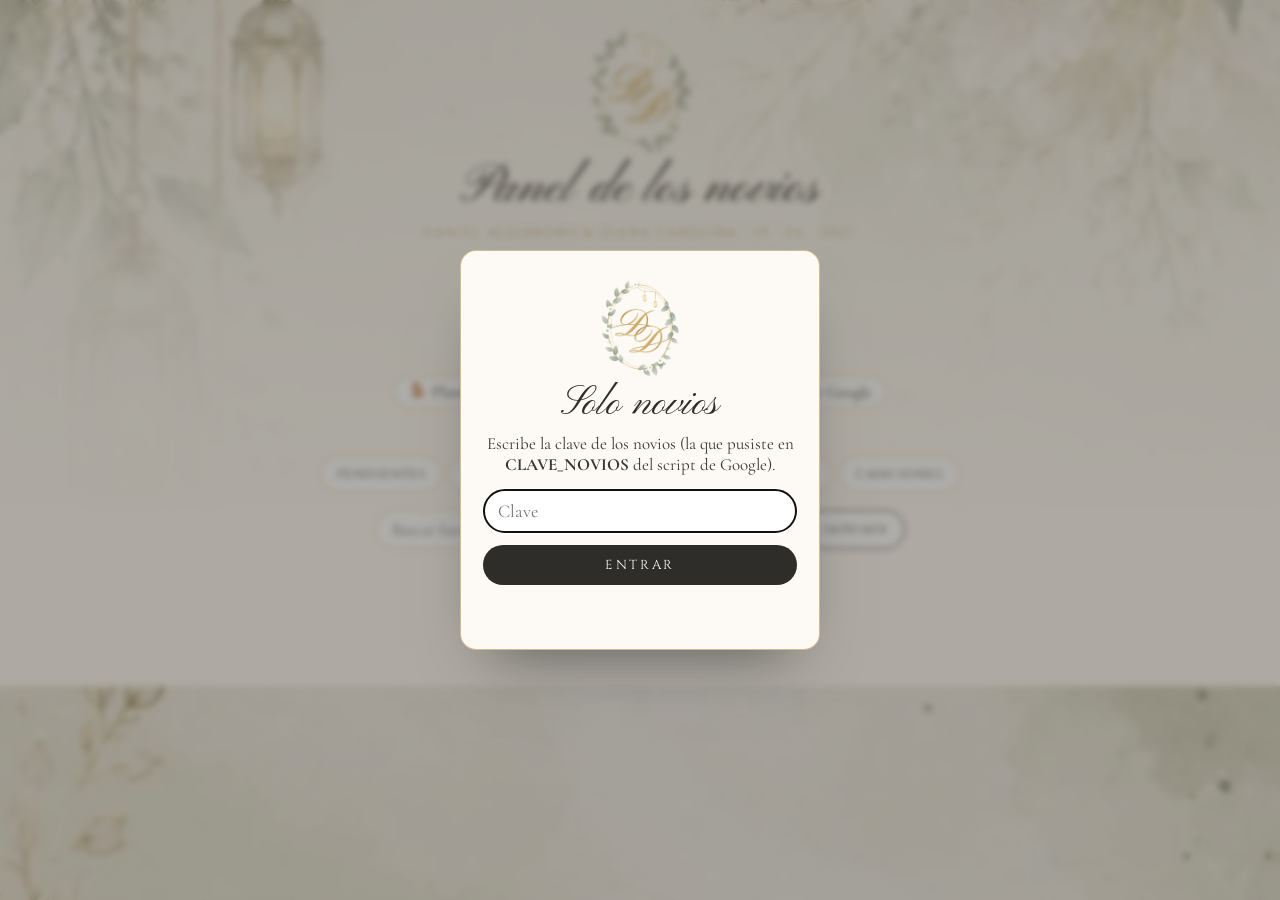
<file: novios.html>
<!DOCTYPE html>
<html lang="es">
<head>
  <meta charset="UTF-8">
  <meta name="viewport" content="width=device-width, initial-scale=1.0">
  <meta name="color-scheme" content="light dark">
  <meta name="supported-color-schemes" content="light dark">
  <meta name="robots" content="noindex">
  <title>Panel de los novios</title>
  <link href="https://fonts.googleapis.com/css2?family=Cinzel:wght@400;500&family=Cormorant+Garamond:ital,wght@0,400;0,500;0,600;1,400&family=Pinyon+Script&display=swap" rel="stylesheet">
  <link rel="stylesheet" href="tema.css?v=202611100900">
  <style>
    :root {
      /* Colores y fuentes: tema.css (el mismo de la invitación) */
      --red: #a3272f; --green: #5f7a58;
    }
    @media (prefers-color-scheme: dark) { html, body { background: var(--ivory); color: var(--ink); } }
    * { box-sizing: border-box; margin: 0; padding: 0; }
    [hidden] { display: none !important; }
    body { font-family: "Cormorant Garamond", serif; font-variant-numeric: lining-nums; background: var(--ivory); color: var(--ink); padding: 24px 16px 48px; }
    button { font: inherit; cursor: pointer; }
    a { color: var(--wine); }
    .wrap { max-width: 980px; margin: 0 auto; }
    h1 { font-family: "Pinyon Script", cursive; font-weight: normal; color: var(--wine); font-size: 54px; line-height: 1.2; text-align: center; }
    .sub { font-family: Cinzel, serif; font-size: 11px; letter-spacing: .25em; text-transform: uppercase; color: var(--gold); margin: 4px 0 14px; text-align: center; }
    .links { display: flex; justify-content: center; flex-wrap: wrap; gap: 8px; margin-bottom: 22px; }
    .links a { font-size: 16px; padding: 5px 14px; border-radius: 999px; border: 1px solid var(--line); background: #fff; text-decoration: none; }
    .links a:hover { border-color: var(--gold); }

    .tiles { display: grid; grid-template-columns: repeat(4, 1fr); gap: 12px; }
    .tile { background: #fff; border: 1px solid var(--line); border-radius: 16px; padding: 16px 10px 14px; text-align: center; box-shadow: 0 18px 30px -24px rgba(55,50,42,.5); }
    .tile b { display: block; font-size: 44px; font-weight: 500; line-height: 1; color: var(--wine); }
    .tile span { font-family: Cinzel, serif; font-size: 10px; letter-spacing: .16em; text-transform: uppercase; color: var(--ink-soft); }
    .tile.si b { color: var(--green); }
    .tile.no b { color: var(--ink-soft); }
    .tile.pend b { color: var(--gold); }
    .progress { margin: 18px auto 26px; max-width: 620px; text-align: center; font-size: 17px; color: var(--ink-soft); }
    .bar { height: 10px; border-radius: 10px; overflow: hidden; display: flex; background: rgba(184,145,79,.18); margin-bottom: 8px; }
    .bar i { display: block; height: 100%; }
    .bar .b-si { background: var(--green); } .bar .b-no { background: #cdbfba; }

    .tabs { display: flex; flex-wrap: wrap; justify-content: center; gap: 6px; margin-bottom: 18px; }
    .tabs button { font-family: Cinzel, serif; font-size: 12px; letter-spacing: .12em; text-transform: uppercase; padding: 9px 16px; border-radius: 999px;
      border: 1px solid var(--line); background: #fff; color: var(--wine); }
    .tabs button[aria-selected="true"] { background: var(--wine); border-color: var(--wine); color: #fff; }
    .tools { display: flex; gap: 10px; justify-content: center; margin-bottom: 14px; flex-wrap: wrap; }
    .tools input { flex: 1; max-width: 420px; font: inherit; font-size: 17px; padding: 8px 16px; border-radius: 999px; border: 1px solid var(--line); background: #fff; color: var(--ink); }
    .tools button { font-family: Cinzel, serif; font-size: 11px; letter-spacing: .15em; text-transform: uppercase; padding: 0 16px; border-radius: 999px; border: 1px solid var(--wine); background: #fff; color: var(--wine); }
    .hint { text-align: center; font-size: 16px; font-style: italic; color: var(--ink-soft); margin-bottom: 14px; }

    .list { display: grid; grid-template-columns: repeat(auto-fill, minmax(290px, 1fr)); gap: 12px; }
    .card { background: #fff; border: 1px solid var(--line); border-radius: 14px; padding: 14px 16px; box-shadow: 0 18px 30px -26px rgba(55,50,42,.5); }
    .card h3 { font-family: Cinzel, serif; font-weight: 500; font-size: 13px; letter-spacing: .12em; text-transform: uppercase; color: var(--wine); display: flex; justify-content: space-between; gap: 8px; }
    .card h3 small { font-family: "Cormorant Garamond", serif; letter-spacing: 0; text-transform: none; font-size: 15px; color: var(--ink-soft); white-space: nowrap; }
    .people { list-style: none; margin-top: 8px; }
    .people li { font-size: 17px; line-height: 1.45; }
    .people .si::before { content: "✓ "; color: var(--green); }
    .people .no { color: var(--ink-soft); text-decoration: line-through; }
    .people .no::before { content: "✗ "; }
    .people .pend::before { content: "· "; color: var(--gold); }
    .people em { color: var(--ink-soft); font-size: 15px; }
    .meta { margin-top: 6px; font-size: 14px; color: var(--ink-soft); font-style: italic; }
    .row { display: flex; gap: 8px; margin-top: 10px; }
    .row a, .row button { flex: 1; text-align: center; padding: 8px; border-radius: 999px; font-size: 15px; text-decoration: none; border: 1px solid var(--line); background: #fff; color: var(--wine); }
    .row .wa { background: #25d366; border-color: #25d366; color: #fff; }
    .empty { grid-column: 1 / -1; text-align: center; font-size: 19px; font-style: italic; color: var(--ink-soft); padding: 26px 10px; }
    .err { text-align: center; color: var(--red); font-size: 19px; padding: 30px 10px; }

    .diet-tiles { display: flex; flex-wrap: wrap; justify-content: center; gap: 8px; margin-bottom: 16px; }
    .diet-tiles span { background: #fff; border: 1px solid var(--line); border-radius: 999px; padding: 5px 14px; font-size: 17px; }
    .diet-tiles b { color: var(--wine); }
    table { width: 100%; border-collapse: collapse; background: #fff; border-radius: 14px; overflow: hidden; border: 1px solid var(--line); }
    th, td { text-align: left; padding: 9px 12px; font-size: 17px; border-bottom: 1px solid rgba(184,145,79,.2); vertical-align: top; }
    th { font-family: Cinzel, serif; font-weight: 500; font-size: 11px; letter-spacing: .12em; text-transform: uppercase; color: var(--wine); background: #fbf3ea; }
    tr:last-child td { border-bottom: 0; }
    .song a { word-break: break-all; }

    @media (max-width: 640px) {
      .tiles { grid-template-columns: repeat(2, 1fr); }
      th, td { padding: 8px; font-size: 15px; }
    }
    @media print {
      body { background: #fff; padding: 0; }
      .links, .tabs, .tools, .row, .progress, .tiles, .hint { display: none !important; }
      .card, table { box-shadow: none; }
      @page { margin: 12mm; }
    }
  </style>
</head>
<body class="pg-fondo">
  <div class="wrap">
    <img class="pg-logo" src="assets/logo-dd.webp" alt="" width="104" height="130">
    <h1>Panel de los novios</h1>
    <p class="sub">Daniel Alejandro &amp; Diana Carolina · 19 · 06 · 2027</p>
    <img class="pg-flor" src="assets/separador.webp" alt="" width="300" height="108">
    <nav class="links">
      <a href="mesas.html">🪑 Plano de mesas</a>
      <a href="enlaces.html">💌 Enlaces para enviar</a>
      <a href="https://docs.google.com/spreadsheets/d/1dJpGfw0tYUVGXEwcRdgg4oP-WTlBkTo9WSq6OkTh2No/edit" target="_blank" rel="noopener">📊 Hoja de Google</a>
    </nav>

    <div class="tiles" id="tiles"></div>
    <div class="progress" id="progress"></div>

    <div class="tabs" role="tablist" id="tabs">
      <button role="tab" data-tab="pendientes">Pendientes</button>
      <button role="tab" data-tab="confirmados">Confirmados</button>
      <button role="tab" data-tab="noasisten">No asisten</button>
      <button role="tab" data-tab="catering">Catering</button>
      <button role="tab" data-tab="canciones">Canciones</button>
    </div>
    <div class="tools" id="tools">
      <input type="search" id="search" placeholder="Buscar familia o invitado…" autocomplete="off">
      <button type="button" id="print">Imprimir</button>
    </div>
    <p class="hint" id="hint"></p>
    <main id="view"><p class="empty">Cargando…</p></main>
  </div>

  <script src="panel.js?v=202611100900"></script>
  <script>
    const $ = (s) => document.querySelector(s);
    const esc = (s) => String(s).replace(/[&<>"]/g, (c) => ({ "&": "&amp;", "<": "&lt;", ">": "&gt;", '"': "&quot;" }[c]));
    const norm = (s) => String(s).normalize("NFD").replace(/[\u0300-\u036f]/g, "").toLowerCase();
    const FECHA_LIMITE = "30 de abril de 2027";
    const DIETAS = ["Vegetariano", "Vegano", "Sin gluten", "Sin lactosa"];
    const base = new URL("./", location.href).href;
    let familias = [];
    let tab = "pendientes";

    const plural = (n, uno, varios) => `${n} ${n === 1 ? uno : varios}`;
    const fecha = (iso) => {
      const d = new Date(iso);
      return isNaN(d) ? "" : d.toLocaleDateString("es-CO", { day: "numeric", month: "short", year: "numeric", timeZone: "America/Bogota" });
    };

    // Cada familia con el estado de cada persona: si | no | pend
    function preparar(r) {
      return r.familias.map((f) => {
        const c = f.confirmacion;
        const personas = [];
        f.personas.forEach((p) => (p.nombres || [p.nombre]).forEach((nombre) => {
          const estado = !c ? "pend" : c.asistentes.includes(nombre) ? "si" : "no";
          const dado = (c && c.dados && c.dados[nombre]) || ""; // nombre que escribieron para un acompañante
          personas.push({ nombre: dado ? `${dado} (${nombre.replace(/^Acompañante/, "acompañante")})` : nombre, estado, mesa: p.mesa,
            restriccion: (c && c.restricciones && c.restricciones[nombre]) || "" });
        }));
        return { ...f, personas, respondio: Boolean(c), van: personas.filter((p) => p.estado === "si").length };
      });
    }

    function resumen() {
      const todas = familias.flatMap((f) => f.personas);
      const si = todas.filter((p) => p.estado === "si").length;
      const no = todas.filter((p) => p.estado === "no").length;
      const pend = todas.length - si - no;
      const resp = familias.filter((f) => f.respondio).length;
      $("#tiles").innerHTML = `
        <div class="tile"><b>${todas.length}</b><span>Invitados</span></div>
        <div class="tile si"><b>${si}</b><span>Confirmados</span></div>
        <div class="tile no"><b>${no}</b><span>No asisten</span></div>
        <div class="tile pend"><b>${pend}</b><span>Sin responder</span></div>`;
      const pc = (n) => (todas.length ? (n / todas.length) * 100 : 0).toFixed(1);
      $("#progress").innerHTML = `<div class="bar"><i class="b-si" style="width:${pc(si)}%"></i><i class="b-no" style="width:${pc(no)}%"></i></div>
        Han respondido ${resp} de ${plural(familias.length, "invitación", "invitaciones")}
        (${familias.length ? Math.round((resp / familias.length) * 100) : 0}%) · fecha límite: ${FECHA_LIMITE}`;
      const n = { pendientes: familias.filter((f) => !f.respondio).length, confirmados: familias.filter((f) => f.van).length,
        noasisten: no, catering: si, canciones: familias.filter((f) => f.confirmacion && f.confirmacion.cancion).length };
      document.querySelectorAll("#tabs button").forEach((b) => {
        b.textContent = `${b.textContent.replace(/\s*\(\d+\)$/, "")} (${n[b.dataset.tab]})`;
        b.setAttribute("aria-selected", b.dataset.tab === tab);
      });
    }

    const coincide = (f, q) => !q || norm(f.familia).includes(q) || f.personas.some((p) => norm(p.nombre).includes(q));
    const personasHtml = (f, soloQueVan) => `<ul class="people">${f.personas.filter((p) => !soloQueVan || p.estado === "si").map((p) =>
      `<li class="${p.estado}">${esc(p.nombre)}${p.restriccion ? ` <em>(${esc(p.restriccion)})</em>` : ""}</li>`).join("")}</ul>`;

    function vista() {
      const q = norm($("#search").value.trim());
      const view = $("#view");
      const hint = $("#hint");
      hint.textContent = "";
      if (tab === "pendientes") {
        const lista = familias.filter((f) => !f.respondio && coincide(f, q));
        hint.textContent = "El botón de WhatsApp abre el mensaje listo: tú eliges el contacto.";
        view.innerHTML = `<div class="list">${lista.map((f) => `
          <div class="card" data-codigo="${esc(f.codigo)}">
            <h3>${esc(f.familia)} <small>${plural(f.personas.length, "pase", "pases")}</small></h3>
            ${personasHtml(f)}
            <div class="row"><a class="wa" target="_blank" rel="noopener">Recordar por WhatsApp</a><button type="button" class="copy">Copiar mensaje</button></div>
          </div>`).join("") || `<p class="empty">${q ? "Nadie coincide con la búsqueda." : "¡Todos respondieron! 🎉"}</p>`}</div>`;
        view.querySelectorAll(".card").forEach((card) => {
          const f = familias.find((x) => x.codigo === card.dataset.codigo);
          const uno = f.personas.length === 1;
          const msg = `¡Hola ${f.familia}! 💌 ${uno ? "Te recordamos confirmar tu" : "Les recordamos confirmar su"} asistencia a nuestra boda antes del ${FECHA_LIMITE}. ` +
            `${uno ? "Puedes hacerlo aquí, en tu invitación" : "Pueden hacerlo aquí, en su invitación"}:\n${base}?i=${encodeURIComponent(f.codigo)}`;
          card.querySelector(".wa").href = "https://wa.me/?text=" + encodeURIComponent(msg);
          const b = card.querySelector(".copy");
          b.onclick = () => navigator.clipboard.writeText(msg).then(() => { b.textContent = "¡Copiado!"; setTimeout(() => { b.textContent = "Copiar mensaje"; }, 1500); });
        });
      } else if (tab === "confirmados") {
        const lista = familias.filter((f) => f.van && coincide(f, q));
        view.innerHTML = `<div class="list">${lista.map((f) => {
          const mesas = [...new Set(f.personas.filter((p) => p.estado === "si" && p.mesa).map((p) => p.mesa))];
          return `<div class="card"><h3>${esc(f.familia)} <small>${f.van} de ${f.personas.length}</small></h3>${personasHtml(f)}
            <p class="meta">${[f.confirmacion.fecha ? `Respondió el ${fecha(f.confirmacion.fecha)}` : "", mesas.length ? `Mesa ${mesas.map(esc).join(", ")}` : "Sin mesa"].filter(Boolean).join(" · ")}</p></div>`;
        }).join("") || `<p class="empty">${q ? "Nadie coincide con la búsqueda." : "Todavía no hay confirmaciones."}</p>`}</div>`;
      } else if (tab === "noasisten") {
        const lista = familias.filter((f) => f.personas.some((p) => p.estado === "no") && coincide(f, q));
        view.innerHTML = `<div class="list">${lista.map((f) => `<div class="card"><h3>${esc(f.familia)}
          <small>${f.van ? `van ${f.van} de ${f.personas.length}` : "no asiste nadie"}</small></h3>
          <ul class="people">${f.personas.filter((p) => p.estado === "no").map((p) => `<li class="no">${esc(p.nombre)}</li>`).join("")}</ul></div>`).join("")
          || `<p class="empty">${q ? "Nadie coincide con la búsqueda." : "Nadie ha dicho que no. 💛"}</p>`}</div>`;
      } else if (tab === "catering") {
        const van = familias.flatMap((f) => f.personas.filter((p) => p.estado === "si").map((p) => ({ ...p, familia: f.familia })));
        const con = van.filter((p) => p.restriccion);
        const cuenta = (re) => con.filter((p) => re.test(p.restriccion)).length;
        const tiles = DIETAS.map((d) => [d, cuenta(new RegExp(d, "i"))])
          .concat([["Alergias", cuenta(/alergia/i)]])
          .filter(([, n]) => n);
        const otras = con.filter((p) => !DIETAS.some((d) => new RegExp(d, "i").test(p.restriccion)) && !/alergia/i.test(p.restriccion)).length;
        if (otras) tiles.push(["Otras", otras]);
        hint.textContent = `${plural(van.length, "plato confirmado", "platos confirmados")} · ${plural(con.length, "persona con restricción", "personas con restricción")}. Usa "Imprimir" para pasárselo al catering.`;
        const filas = con.filter((p) => !q || norm(p.nombre).includes(q) || norm(p.familia).includes(q))
          .sort((a, b) => String(a.mesa).localeCompare(String(b.mesa), "es", { numeric: true }));
        view.innerHTML = `<div class="diet-tiles">${tiles.map(([d, n]) => `<span>${esc(d)}: <b>${n}</b></span>`).join("") || "<span>Sin restricciones por ahora</span>"}</div>` +
          (filas.length ? `<table><thead><tr><th>Mesa</th><th>Invitado</th><th>Restricción</th></tr></thead><tbody>${filas.map((p) =>
            `<tr><td>${esc(p.mesa || "—")}</td><td>${esc(p.nombre)}<br><em class="meta">${esc(p.familia)}</em></td><td>${esc(p.restriccion)}</td></tr>`).join("")}</tbody></table>`
            : `<p class="empty">${q ? "Nadie coincide con la búsqueda." : "Nadie ha indicado restricciones todavía."}</p>`);
      } else if (tab === "canciones") {
        const lista = familias.filter((f) => f.confirmacion && f.confirmacion.cancion && coincide(f, q));
        hint.textContent = "Las canciones se agregan solas a la playlist de YouTube.";
        view.innerHTML = lista.length ? `<table><thead><tr><th>Familia</th><th>Canción</th></tr></thead><tbody>${lista.map((f) =>
          `<tr><td>${esc(f.familia)}</td><td class="song"><a href="${esc(f.confirmacion.cancion)}" target="_blank" rel="noopener">${esc(f.confirmacion.cancion)}</a></td></tr>`).join("")}</tbody></table>`
          : `<p class="empty">${q ? "Nadie coincide con la búsqueda." : "Todavía no hay canciones sugeridas."}</p>`;
      }
    }

    $("#tabs").addEventListener("click", (e) => {
      const b = e.target.closest("[data-tab]");
      if (!b) return;
      tab = b.dataset.tab;
      document.querySelectorAll("#tabs button").forEach((x) => x.setAttribute("aria-selected", x === b));
      vista();
    });
    $("#search").addEventListener("input", vista);
    $("#print").addEventListener("click", () => window.print());

    Panel.cargarLista().then((r) => {
      familias = preparar(r);
      resumen();
      vista();
    }).catch((err) => {
      $("#view").innerHTML = `<p class="err">${esc(err.message)}</p>`;
    });
  </script>
</body>
</html>
</file>
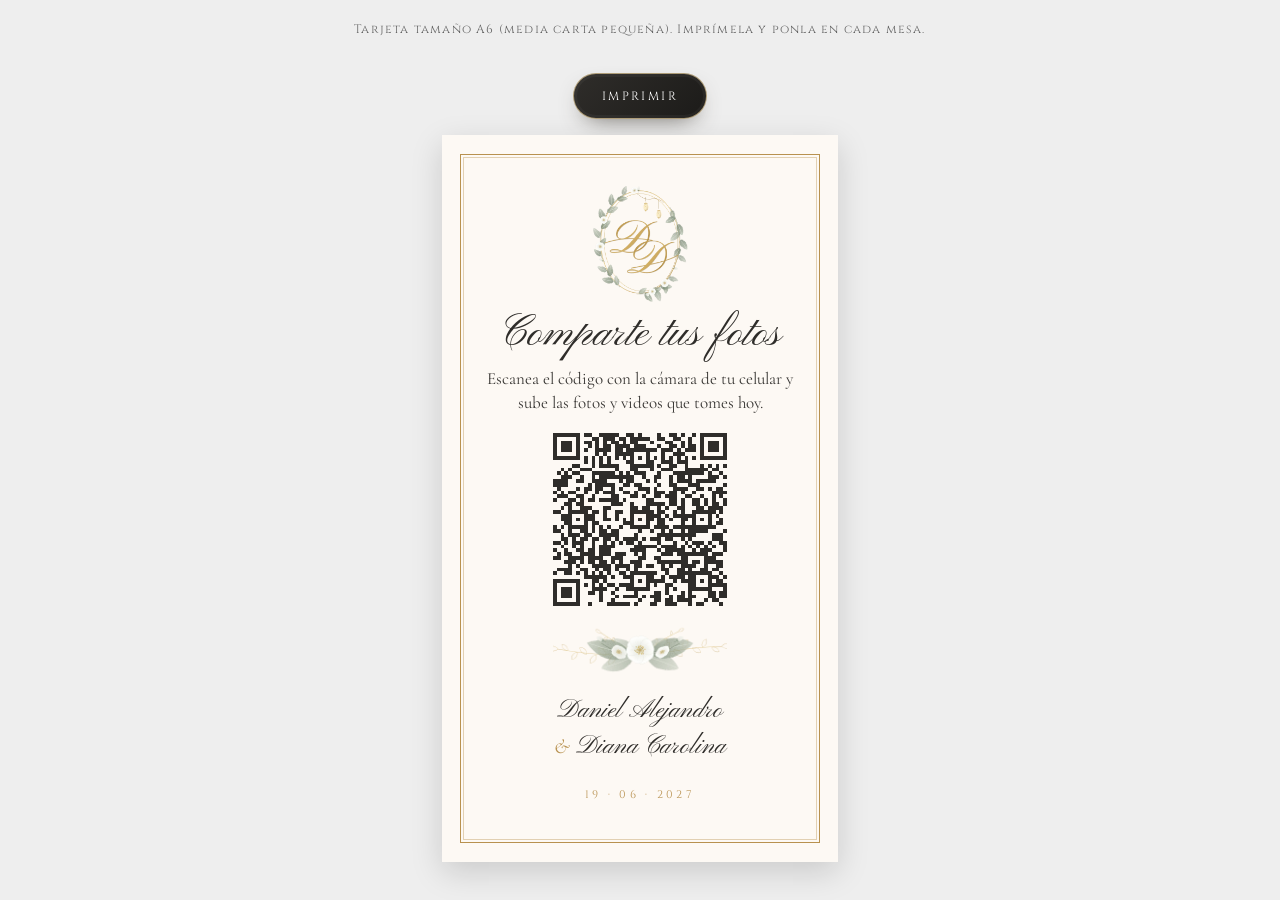
<file: qr-mesa.html>
<!DOCTYPE html>
<html lang="es">
<head>
  <meta charset="UTF-8">
  <meta name="viewport" content="width=device-width, initial-scale=1.0">
  <meta name="robots" content="noindex">
  <title>Tarjeta QR para las mesas</title>
  <link href="https://fonts.googleapis.com/css2?family=Cinzel:wght@400;500&family=Cormorant+Garamond:ital,wght@0,400;1,400&family=Pinyon+Script&display=swap" rel="stylesheet">
  <link rel="stylesheet" href="tema.css?v=202611100900">
  <link rel="stylesheet" href="styles.css?v=202611100900">
  <style>
    @page { size: A6 portrait; margin: 0; }
    body { background: #eee; display: flex; flex-direction: column; align-items: center; gap: 16px; padding: 20px 16px; }
    .tip { font-family: var(--caps); font-size: 12px; letter-spacing: .1em; color: #666; text-align: center; }
    .table-card {
      width: 105mm; min-height: 148mm; max-width: 100%; background: var(--ivory); text-align: center;
      padding: 12mm 9mm; position: relative; display: flex; flex-direction: column; align-items: center; justify-content: center;
      box-shadow: 0 10px 30px rgba(0,0,0,.15); border: 0; border-radius: 0; margin: 0; animation: none;
    }
    .table-card::before { content: ""; position: absolute; inset: 5mm; border: 1px solid var(--gold); outline: 1px solid rgba(184,145,79,.4); outline-offset: -4px; pointer-events: none; }
    .table-card h1 { font-family: var(--script); font-weight: normal; font-size: 44px; color: var(--wine); line-height: 1.1; }
    .table-card p { font-size: 17px; line-height: 1.4; margin: 8px 0 14px; }
    .table-card img[src*="qr"] { width: 48mm; height: 48mm; }
    .table-card .names { font-family: var(--script); font-size: 26px; color: var(--wine); margin-top: 12px; }
    .table-card .names i { font-family: var(--serif); color: var(--gold); font-size: .8em; }
    .table-card .date { font-family: var(--caps); font-size: 11px; letter-spacing: .3em; color: var(--gold); }
    @media print {
      body { background: none; padding: 0; }
      .tip, .btn { display: none; }
      .table-card { box-shadow: none; width: 105mm; height: 148mm; }
    }
  </style>
</head>
<body>
  <p class="tip">Tarjeta tamaño A6 (media carta pequeña). Imprímela y ponla en cada mesa.</p>
  <button class="btn" onclick="print()">Imprimir</button>
  <div class="table-card">
    <img src="assets/logo-dd.webp" alt="" style="width:26mm;height:auto;margin-bottom:2mm">
    <h1>Comparte tus fotos</h1>
    <p>Escanea el código con la cámara de tu celular y sube las fotos y videos que tomes hoy.</p>
    <img src="assets/qr-fotos.svg" alt="Código QR para subir fotos">
    <img src="assets/separador.webp" alt="" style="width:46mm;height:auto;margin:2mm 0 0">
    <p class="names">Daniel Alejandro<br><i>&amp;</i> Diana Carolina</p>
    <p class="date">19 · 06 · 2027</p>
  </div>
</body>
</html>
</file>
<file: tema.css>
/* =========================================================
   TEMA COMPARTIDO — Daniel Alejandro & Diana Carolina
   Colores, fuentes y fondo que usan TODAS las páginas: la invitación (index.html),
   el panel de los novios, el plano de mesas, los enlaces, la subida de fotos y la tarjeta QR.
   Si se cambia la paleta de la invitación, se cambia aquí y todo queda igual.
   ========================================================= */
:root {
  color-scheme: light dark;
  --ivory: #fdf9f4;
  --card: #fffdf9;
  --champagne: #f4ede2;
  --blush: #ebe1d3;
  --linen: #e6ddcf;
  --rose-light: #f6ece6;
  --rose: #e3b0b4;
  --rose-deep: #c4838e;
  --wine: #2f2d2a;
  --wine-deep: #1c1b19;
  --gold: #b8914f;
  --gold-light: #e7cf9c;
  --gold-foil: linear-gradient(100deg, #a47a36 0%, #ecd49c 22%, #b8914f 42%, #f5e6bf 58%, #a47a36 78%, #e2c686 100%);
  --leaf: #7d8f63;
  --ink: #3a3835;
  --ink-soft: #6f6b64;
  --sage: #8d9c87;
  --sage-light: #dfe5da;
  --line: rgba(184, 145, 79, .45);
  --shadow: rgba(55, 50, 42, .45);

  --script: "Pinyon Script", "Great Vibes", cursive;
  --serif: "Cormorant Garamond", Georgia, serif;
  --caps: "Cinzel", "Cormorant Garamond", Georgia, serif;

  --ease: cubic-bezier(.22, .8, .24, 1);
}

/* Fondo de acuarela (el mismo de la portada) que se desvanece hacia abajo: páginas adicionales */
.pg-fondo {
  background:
    linear-gradient(180deg, rgba(250, 248, 242, .25) 0, rgba(250, 248, 242, .8) 320px, var(--ivory) 620px) no-repeat,
    url("assets/fondo-portada.jpg") top center / 100% auto no-repeat,
    var(--ivory) !important;
}
@media (min-width: 900px) {
  .pg-fondo { background:
    linear-gradient(180deg, rgba(250, 248, 242, .45) 0, rgba(250, 248, 242, .9) 300px, var(--ivory) 520px) no-repeat,
    url("assets/fondo-portada.jpg") center 18% / 100% auto no-repeat,
    var(--ivory) !important; }
}
/* Logo DD (corona de hojas y faroles) y separador de flores blancas, en imagen */
.pg-logo { display: block; width: 104px; height: auto; margin: 0 auto 2px; }
.pg-flor { display: block; width: min(300px, 80vw); height: auto; margin: 4px auto 14px; }
@media print { .pg-fondo { background: #fff !important; } .pg-flor { width: 220px; } }
</file>
<file: styles.css>
/* =========================================================
   Daniel Alejandro & Diana Carolina — Invitación (acuarela marfil y salvia, dorado y negro carbón)
   ========================================================= */
/* Los colores y las fuentes están en tema.css (compartido con todas las páginas) */
/* Chrome no oscurece la página si declara su propio "tema oscuro":
   usamos la misma paleta clara para que se vea igual en cualquier modo. */
@media (prefers-color-scheme: dark) {
  html, body { background: #fdf9f4; color: #3a3835; }
}

* { box-sizing: border-box; margin: 0; padding: 0; }
html { scroll-behavior: smooth; }
body {
  font-family: var(--serif);
  color: var(--ink);
  background: var(--ivory);
  font-size: 19px;
  line-height: 1.6;
  overflow-x: hidden;
  -webkit-font-smoothing: antialiased;
  font-variant-numeric: lining-nums;
}
body.locked { overflow: hidden; height: 100vh; }
[hidden] { display: none !important; }
img { max-width: 100%; display: block; }
a { color: inherit; }

main {
  background:
    radial-gradient(circle at 12% 8%, rgba(190, 202, 184, .32), transparent 36%),
    radial-gradient(circle at 88% 50%, rgba(201, 211, 194, .3), transparent 40%),
    radial-gradient(circle at 18% 86%, rgba(190, 202, 184, .28), transparent 38%),
    var(--ivory);
}

.foil {
  background: var(--gold-foil);
  background-size: 220% auto;
  -webkit-background-clip: text; background-clip: text;
  color: transparent;
  animation: shine 7s linear infinite;
}
@keyframes shine { to { background-position: 220% center; } }

/* =================== SOBRE =================== */
.intro {
  position: fixed; inset: 0; z-index: 100; overflow: hidden;
  display: flex; flex-direction: column; align-items: center; justify-content: center;
  gap: 26px; padding: 16px;
  background: radial-gradient(ellipse 70% 40% at 50% 50%, rgba(250, 248, 242, .55), transparent 75%),
    url("assets/fondo-portada.jpg") left center / 106% 100% no-repeat, #ece8de;
  transition: opacity 1.2s var(--ease), visibility 1.2s;
  perspective: 1200px;
}
.intro.hide { opacity: 0; visibility: hidden; }
/* El fondo de acuarela ya trae sus flores: se ocultan los ramos dibujados del sobre */
.intro .intro-orchid { display: none; }
@media (min-width: 601px) { .intro { background-size: auto, cover; background-position: center, center 30%; } }
.intro-orchid { position: absolute; pointer-events: none; filter: drop-shadow(0 5px 4px rgba(110, 60, 70, .16)); }
.intro-posy { top: -8px; right: -12px; width: min(270px, 68vw); height: min(202px, 51vw); transform-origin: 100% 0; animation: swayR 7s ease-in-out infinite; }
.intro-bouquet { bottom: -14px; left: -18px; width: min(320px, 80vw); height: min(320px, 80vw); transform-origin: 0 100%; animation: swayL 8s ease-in-out infinite; }
.intro-hint {
  font-family: var(--caps); font-size: 12px; letter-spacing: .28em; text-transform: uppercase;
  color: var(--wine); animation: fadeUp 1s .3s both; text-align: center;
}
.intro-hint { background: radial-gradient(ellipse at center, rgba(250, 248, 242, .92) 55%, rgba(250, 248, 242, 0) 100%); padding: 8px 12px; border-radius: 40px; max-width: 100%; }
.intro-tap {
  font-family: var(--caps); font-size: 12px; letter-spacing: .15em; color: var(--ink-soft);
  display: flex; align-items: center; gap: 10px; animation: fadeUp 1s .9s both;
}
.tap-dot { width: 8px; height: 8px; border-radius: 50%; background: var(--gold); animation: pulse 1.6s infinite; }
.intro-guest {
  font-family: var(--script); font-size: 34px; color: var(--wine);
  animation: fadeUp 1s 1.1s both; text-align: center; line-height: 1.2;
}
.intro.opening .intro-tap,
.intro.opening .intro-hint,
.intro.opening .intro-guest { opacity: 0; transition: opacity .5s; }

.envelope {
  --w: min(340px, 86vw);
  --h: calc(var(--w) * .66);
  position: relative; width: var(--w); height: var(--h);
  border: 0; background: none; cursor: pointer;
  animation: floatIn 1.2s .5s both, bob 4s 1.7s ease-in-out infinite;
  transform-style: preserve-3d;
}
.envelope:focus-visible { outline: 1px dashed var(--gold); outline-offset: 12px; }
.env-back, .env-front, .env-flap, .env-letter { position: absolute; left: 0; width: 100%; }
.env-back {
  inset: 0; height: 100%;
  background: linear-gradient(160deg, #f3ece1, #e4d9c8);
  border-radius: 4px;
  box-shadow: 0 30px 60px -24px rgba(91, 70, 50, .45), 0 0 0 1px rgba(184, 145, 79, .45);
}
.env-letter {
  left: 6%; width: 88%; top: 6%; height: 88%;
  background: var(--ivory);
  border-radius: 3px;
  display: flex; flex-direction: column; align-items: center; justify-content: center; gap: 4px;
  box-shadow: 0 2px 8px rgba(0,0,0,.08), inset 0 0 0 5px var(--ivory), inset 0 0 0 6px var(--gold-light);
  transition: transform 1.2s .7s var(--ease);
  z-index: 1;
}
.letter-flourish { width: 45%; height: 12px; }
.letter-script { font-family: var(--script); font-size: calc(var(--w) * .085); color: var(--wine); line-height: 1.15; text-align: center; }
.letter-small { font-family: var(--caps); font-size: 10px; letter-spacing: .3em; text-transform: uppercase; color: var(--gold); }
.env-front {
  inset: 0; height: 100%; z-index: 2; border-radius: 6px;
  background: linear-gradient(170deg, #faf5ed, #ece3d4);
  clip-path: polygon(0 0, 50% 56%, 100% 0, 100% 100%, 0 100%);
}
.env-front::before, .env-front::after { content: ""; position: absolute; inset: 0; }
.env-front::before { background: linear-gradient(to top right, rgba(255,255,255,.2) 50%, transparent 50%); }
.env-front::after { background: linear-gradient(to top left, rgba(91,70,50,.06) 50%, transparent 50%); }
.env-flap {
  top: 0; height: 58%; z-index: 3;
  background:
    linear-gradient(180deg, #f3ece1, #e6dccd);
  clip-path: polygon(0 0, 100% 0, 50% 100%);
  transform-origin: top center;
  transition: transform .9s var(--ease), z-index 0s .45s;
  filter: drop-shadow(0 3px 3px rgba(0,0,0,.1));
}
.seal {
  position: absolute; z-index: 4; left: 50%; top: 58%;
  width: 86px; height: 86px; margin: -43px 0 0 -43px;
  filter: drop-shadow(0 5px 8px rgba(60, 20, 30, .4));
  transition: transform .6s var(--ease), opacity .5s;
}
.seal svg { width: 100%; height: 100%; display: block; }
.envelope:hover .seal { transform: scale(1.08) rotate(-6deg); }

.intro.opening .envelope { animation: none; }
.intro.opening .seal { transform: scale(1.6); opacity: 0; }
.intro.opening .env-flap { transform: rotateX(180deg); z-index: 0; }
.intro.opening .env-letter { transform: translateY(-68%); }

/* Sobre realista (opción B elegida): papel de algodón con textura, pliegues con luz y sombra,
   filo dorado en la solapa, forro de acuarela por dentro y sombra en el piso */
.envelope::after { content:""; position:absolute; left:4%; right:4%; bottom:-14px; height:26px; border-radius:50%;
  background: radial-gradient(ellipse at center, rgba(60,50,35,.35), rgba(60,50,35,0) 70%); filter: blur(4px); z-index:-1; }
.env-back { background: url("data:image/svg+xml,%3Csvg%20xmlns='http://www.w3.org/2000/svg'%20width='220'%20height='220'%3E%3Cfilter%20id='n'%3E%3CfeTurbulence%20type='fractalNoise'%20baseFrequency='.85'%20numOctaves='3'%20seed='3'/%3E%3CfeColorMatrix%20values='0%200%200%200%20.45%20%200%200%200%200%20.4%20%200%200%200%200%20.33%20%200%200%200%20.09%200'/%3E%3C/filter%3E%3Crect%20width='220'%20height='220'%20filter='url(%23n)'/%3E%3C/svg%3E"), linear-gradient(160deg, #efe6d8, #ddd0bb) !important; border-radius: 5px !important;
  box-shadow: 0 1px 1px rgba(0,0,0,.08), 0 10px 16px -8px rgba(70,58,40,.3), 0 34px 50px -24px rgba(70,58,40,.45), inset 0 0 0 1px rgba(255,255,255,.4) !important; }
.env-front { background: url("data:image/svg+xml,%3Csvg%20xmlns='http://www.w3.org/2000/svg'%20width='220'%20height='220'%3E%3Cfilter%20id='n'%3E%3CfeTurbulence%20type='fractalNoise'%20baseFrequency='.85'%20numOctaves='3'%20seed='3'/%3E%3CfeColorMatrix%20values='0%200%200%200%20.45%20%200%200%200%200%20.4%20%200%200%200%200%20.33%20%200%200%200%20.09%200'/%3E%3C/filter%3E%3Crect%20width='220'%20height='220'%20filter='url(%23n)'/%3E%3C/svg%3E"), url("data:image/svg+xml,%3Csvg%20xmlns='http://www.w3.org/2000/svg'%20width='300'%20height='300'%3E%3Cfilter%20id='f'%3E%3CfeTurbulence%20type='fractalNoise'%20baseFrequency='.012%20.2'%20numOctaves='2'%20seed='8'/%3E%3CfeColorMatrix%20values='0%200%200%200%201%20%200%200%200%200%201%20%200%200%200%200%201%20%200%200%200%20.18%20-.02'/%3E%3C/filter%3E%3Crect%20width='300'%20height='300'%20filter='url(%23f)'/%3E%3C/svg%3E"), url("data:image/svg+xml,%3Csvg%20xmlns='http://www.w3.org/2000/svg'%20viewBox='0%200%20100%20100'%20preserveAspectRatio='none'%3E%3Cdefs%3E%3ClinearGradient%20id='l'%20x1='0'%20y1='0'%20x2='1'%20y2='0'%3E%3Cstop%20offset='0'%20stop-color='%23fbf7f0'/%3E%3Cstop%20offset='1'%20stop-color='%23f1e9dc'/%3E%3C/linearGradient%3E%3ClinearGradient%20id='r'%20x1='1'%20y1='0'%20x2='0'%20y2='0'%3E%3Cstop%20offset='0'%20stop-color='%23ebe2d3'/%3E%3Cstop%20offset='1'%20stop-color='%23e2d7c5'/%3E%3C/linearGradient%3E%3ClinearGradient%20id='b'%20x1='0'%20y1='1'%20x2='0'%20y2='0'%3E%3Cstop%20offset='0'%20stop-color='%23f6f0e6'/%3E%3Cstop%20offset='.75'%20stop-color='%23efe6d8'/%3E%3Cstop%20offset='1'%20stop-color='%23e2d6c3'/%3E%3C/linearGradient%3E%3Cfilter%20id='s'%20x='-20%25'%20y='-20%25'%20width='140%25'%20height='140%25'%3E%3CfeGaussianBlur%20stdDeviation='1.6'/%3E%3C/filter%3E%3C/defs%3E%3Cpolygon%20points='0,0%2050,56%200,100'%20fill='url(%23l)'/%3E%3Cpolygon%20points='100,0%2050,56%20100,100'%20fill='url(%23r)'/%3E%3Cpolygon%20points='0,100%2050,50%20100,100'%20fill='url(%23b)'/%3E%3Cpolyline%20points='0,100%2050,50%20100,100'%20fill='none'%20stroke='%23cbbb9f'%20stroke-width='.35'%20opacity='.8'/%3E%3Cpolyline%20points='0,99.4%2050,49.6%20100,99.4'%20fill='none'%20stroke='%23fff'%20stroke-width='.3'%20opacity='.8'/%3E%3Cpolygon%20points='0,0%2050,62%20100,0'%20fill='%235b4632'%20opacity='.3'%20filter='url(%23s)'/%3E%3C/svg%3E") !important; background-size: 220px, 300px, 100% 100% !important; border-radius: 5px !important; }
.env-front::before, .env-front::after { display: none !important; }
.env-flap { background: url("data:image/svg+xml,%3Csvg%20xmlns='http://www.w3.org/2000/svg'%20width='220'%20height='220'%3E%3Cfilter%20id='n'%3E%3CfeTurbulence%20type='fractalNoise'%20baseFrequency='.85'%20numOctaves='3'%20seed='3'/%3E%3CfeColorMatrix%20values='0%200%200%200%20.45%20%200%200%200%200%20.4%20%200%200%200%200%20.33%20%200%200%200%20.09%200'/%3E%3C/filter%3E%3Crect%20width='220'%20height='220'%20filter='url(%23n)'/%3E%3C/svg%3E"), url("data:image/svg+xml,%3Csvg%20xmlns='http://www.w3.org/2000/svg'%20width='300'%20height='300'%3E%3Cfilter%20id='f'%3E%3CfeTurbulence%20type='fractalNoise'%20baseFrequency='.012%20.2'%20numOctaves='2'%20seed='8'/%3E%3CfeColorMatrix%20values='0%200%200%200%201%20%200%200%200%200%201%20%200%200%200%200%201%20%200%200%200%20.18%20-.02'/%3E%3C/filter%3E%3Crect%20width='300'%20height='300'%20filter='url(%23f)'/%3E%3C/svg%3E"), url("data:image/svg+xml,%3Csvg%20xmlns='http://www.w3.org/2000/svg'%20viewBox='0%200%20100%20100'%20preserveAspectRatio='none'%3E%3Cdefs%3E%3ClinearGradient%20id='g'%20x1='0'%20y1='0'%20x2='0'%20y2='1'%3E%3Cstop%20offset='0'%20stop-color='%23efe7da'/%3E%3Cstop%20offset='.6'%20stop-color='%23f6f0e6'/%3E%3Cstop%20offset='1'%20stop-color='%23fbf7f0'/%3E%3C/linearGradient%3E%3ClinearGradient%20id='o'%20x1='0'%20y1='0'%20x2='1'%20y2='1'%3E%3Cstop%20offset='0'%20stop-color='%23b8914f'/%3E%3Cstop%20offset='.5'%20stop-color='%23ecd49c'/%3E%3Cstop%20offset='1'%20stop-color='%23a47a36'/%3E%3C/linearGradient%3E%3C/defs%3E%3Cpolygon%20points='0,0%20100,0%2050,100'%20fill='url(%23g)'/%3E%3Cpolyline%20points='1.5,0%2050,97%2098.5,0'%20fill='none'%20stroke='url(%23o)'%20stroke-width='1.1'/%3E%3C/svg%3E") !important; background-size: 220px, 300px, 100% 100% !important; filter: none !important; }

.env-back { background: linear-gradient(rgba(250,248,242,.35), rgba(250,248,242,.35)), url("assets/fondo-portada.jpg") center 20% / 140% auto, #e9e3d6 !important; }

.env-flap { -webkit-mask: none; }
.seal { filter: drop-shadow(0 2px 1px rgba(60,45,25,.35)) drop-shadow(0 8px 10px rgba(60,45,25,.35)) !important; }

.env-letter { box-shadow: 0 2px 8px rgba(0,0,0,.1), inset 0 0 0 5px var(--ivory), inset 0 0 0 6px var(--gold) !important; }

.intro-petals { position: absolute; inset: 0; pointer-events: none; overflow: hidden; }

/* =================== PÉTALOS Y DESTELLOS =================== */
.petals { position: fixed; inset: 0; pointer-events: none; z-index: 50; overflow: hidden; }
/* Pétalo blanco redondeado (blanco, con toque salvia o dorado), como las flores del fondo de acuarela */
.petal {
  position: absolute; top: -40px;
  width: 16px; height: 18px;
  background: url("data:image/svg+xml,%3Csvg%20xmlns='http://www.w3.org/2000/svg'%20viewBox='0%200%2040%2044'%3E%3Cdefs%3E%3CradialGradient%20id='g'%20cx='.5'%20cy='1'%20r='1.05'%3E%3Cstop%20offset='0'%20stop-color='%23d6dacd'/%3E%3Cstop%20offset='.4'%20stop-color='%23f2f3ee'/%3E%3Cstop%20offset='1'%20stop-color='%23ffffff'/%3E%3C/radialGradient%3E%3C/defs%3E%3Cpath%20d='M20%2043%20C9%2038%202%2027%204%2015%20C5%207%2011%202%2020%203%20C29%202%2035%207%2036%2015%20C38%2027%2031%2038%2020%2043%20Z'%20fill='url(%23g)'%20stroke='%23c9cebf'%20stroke-opacity='.6'%20stroke-width='.6'/%3E%3Cpath%20d='M20%2041%20L20%2012%20M20%2040%20Q14%2028%2012%2012%20M20%2040%20Q26%2028%2028%2012'%20stroke='%23c9cebf'%20stroke-opacity='.5'%20stroke-width='.5'%20fill='none'/%3E%3Cpath%20d='M7%2015%20C8%209%2012%206%2016%205'%20stroke='%23fff'%20stroke-width='1.2'%20fill='none'/%3E%3C/svg%3E") center / contain no-repeat;
  filter: drop-shadow(0 1px 1.5px rgba(80, 95, 75, .2));
  opacity: .92;
  animation: fall linear forwards;
}
.petal.p-rubor { background-image: url("data:image/svg+xml,%3Csvg%20xmlns='http://www.w3.org/2000/svg'%20viewBox='0%200%2040%2044'%3E%3Cdefs%3E%3CradialGradient%20id='g'%20cx='.5'%20cy='1'%20r='1.05'%3E%3Cstop%20offset='0'%20stop-color='%23c5ceba'/%3E%3Cstop%20offset='.4'%20stop-color='%23e9ede3'/%3E%3Cstop%20offset='1'%20stop-color='%23fbfcf9'/%3E%3C/radialGradient%3E%3C/defs%3E%3Cpath%20d='M20%2043%20C9%2038%202%2027%204%2015%20C5%207%2011%202%2020%203%20C29%202%2035%207%2036%2015%20C38%2027%2031%2038%2020%2043%20Z'%20fill='url(%23g)'%20stroke='%23b9c2ae'%20stroke-opacity='.6'%20stroke-width='.6'/%3E%3Cpath%20d='M20%2041%20L20%2012%20M20%2040%20Q14%2028%2012%2012%20M20%2040%20Q26%2028%2028%2012'%20stroke='%23b9c2ae'%20stroke-opacity='.5'%20stroke-width='.5'%20fill='none'/%3E%3Cpath%20d='M7%2015%20C8%209%2012%206%2016%205'%20stroke='%23fff'%20stroke-width='1.2'%20fill='none'/%3E%3C/svg%3E"); }
.petal.p-vino { background-image: url("data:image/svg+xml,%3Csvg%20xmlns='http://www.w3.org/2000/svg'%20viewBox='0%200%2040%2044'%3E%3Cdefs%3E%3CradialGradient%20id='g'%20cx='.5'%20cy='1'%20r='1.05'%3E%3Cstop%20offset='0'%20stop-color='%23d9c79b'/%3E%3Cstop%20offset='.4'%20stop-color='%23f3ecda'/%3E%3Cstop%20offset='1'%20stop-color='%23fffdf7'/%3E%3C/radialGradient%3E%3C/defs%3E%3Cpath%20d='M20%2043%20C9%2038%202%2027%204%2015%20C5%207%2011%202%2020%203%20C29%202%2035%207%2036%2015%20C38%2027%2031%2038%2020%2043%20Z'%20fill='url(%23g)'%20stroke='%23cdb98a'%20stroke-opacity='.6'%20stroke-width='.6'/%3E%3Cpath%20d='M20%2041%20L20%2012%20M20%2040%20Q14%2028%2012%2012%20M20%2040%20Q26%2028%2028%2012'%20stroke='%23cdb98a'%20stroke-opacity='.5'%20stroke-width='.5'%20fill='none'/%3E%3Cpath%20d='M7%2015%20C8%209%2012%206%2016%205'%20stroke='%23fff'%20stroke-width='1.2'%20fill='none'/%3E%3C/svg%3E"); }
.petal.spark {
  width: 6px !important; height: 6px !important; border-radius: 50%;
  background: radial-gradient(circle, #fff6d8, #d9b56a 60%, transparent 70%);
  box-shadow: 0 0 6px rgba(231, 207, 156, .9);
}
@keyframes fall {
  0%   { transform: translate3d(0, 0, 0) rotate(0deg); }
  25%  { transform: translate3d(var(--sway), 25vh, 0) rotate(110deg); }
  50%  { transform: translate3d(calc(var(--sway) * -1), 55vh, 0) rotate(220deg); }
  75%  { transform: translate3d(var(--sway), 80vh, 0) rotate(300deg); }
  100% { transform: translate3d(0, 110vh, 0) rotate(380deg); }
}

/* =================== MÚSICA =================== */
.music-btn {
  position: fixed; right: 16px; bottom: 16px; z-index: 110;
  width: 52px; height: 52px; border-radius: 50%; border: 1px solid var(--gold-light); cursor: pointer;
  background: rgba(255, 255, 255, .9); backdrop-filter: blur(6px);
  box-shadow: 0 6px 20px rgba(55, 50, 42, .2);
  display: grid; place-items: center;
  animation: fadeUp .8s both;
}
.bars { display: flex; align-items: flex-end; gap: 3px; height: 18px; }
.bars i { width: 3px; height: 100%; background: var(--gold); border-radius: 2px; animation: eq 1s ease-in-out infinite; }
.bars i:nth-child(2) { animation-delay: -.3s; }
.bars i:nth-child(3) { animation-delay: -.6s; }
.bars i:nth-child(4) { animation-delay: -.15s; }
.music-btn.paused .bars i { animation-play-state: paused; height: 30%; }
@keyframes eq { 0%, 100% { height: 25%; } 50% { height: 100%; } }

/* =================== PORTADA =================== */
.hero {
  position: relative; min-height: 100vh; min-height: 100svh;
  display: grid; place-items: center; text-align: center;
  padding: 90px 16px; overflow: hidden;
}
/* Portada: tarjeta de papel artesanal (el tamaño del dibujo lo ajusta script.js) */
.hero { background: radial-gradient(ellipse at 50% 30%, #eee7dc, var(--linen)); }
/* Fondo de acuarela elegido por los novios (flores blancas, hojas salvia y faroles dorados).
   Reemplaza el papel rasgado y las ramas de cerezo de la portada. */
.hero.con-fondo {
  background: url("assets/fondo-portada.jpg") 22% center / cover no-repeat, #ece8de;
  background-image: image-set(url("assets/fondo-portada.webp") type("image/webp"), url("assets/fondo-portada.jpg") type("image/jpeg"));
}
.hero.con-fondo::before {
  content: ""; position: absolute; inset: 0; pointer-events: none;
  background: radial-gradient(ellipse 62% 42% at 50% 52%, rgba(250, 248, 242, .6), transparent 72%);
}
.hero.con-fondo .hero-paper, .hero.con-fondo .corner { display: none; }
@media (min-width: 900px) { .hero.con-fondo { background-position: center 30%; } }
/* En celular se angosta un poco el dibujo para que los faroles queden contra el borde y no toquen el texto */
@media (max-width: 600px) { .hero.con-fondo { background-size: 106% 100%; background-position: left center; } }
.hero-paper {
  position: absolute; inset: 10px; width: calc(100% - 20px); height: calc(100% - 20px); pointer-events: none;
  filter: drop-shadow(0 10px 12px rgba(91, 70, 50, .25)); overflow: visible;
}
.corner { position: absolute; pointer-events: none; z-index: 1; filter: drop-shadow(0 5px 4px rgba(80, 95, 75, .16)); }
.corner-tr { top: 4px; right: -8px; width: min(260px, 66vw); height: min(195px, 49.5vw); transform-origin: 100% 0; animation: swayR 7s ease-in-out infinite; }
.corner-bl { bottom: -4px; left: -14px; width: min(290px, 73vw); height: min(290px, 73vw); transform-origin: 0 100%; animation: swayL 8s ease-in-out infinite; }
@media (min-width: 900px) {
  .corner-tr { width: 400px; height: 300px; }
  .corner-bl { width: 440px; height: 440px; }
  .intro-posy { width: 400px; height: 300px; }
  .intro-bouquet { width: 440px; height: 440px; }
}
@keyframes swayR { 0%,100% { transform: rotate(0deg); } 50% { transform: rotate(-2deg); } }
@keyframes swayL { 0%,100% { transform: rotate(0deg); } 50% { transform: rotate(1.5deg); } }
@keyframes sway  { 0%,100% { transform: rotate(170deg); } 50% { transform: rotate(173deg); } }
@keyframes sway2 { 0%,100% { transform: rotate(-10deg); } 50% { transform: rotate(-7deg); } }

.hero-inner { position: relative; z-index: 1; max-width: 640px; }
/* Monograma: sello de cera vino con D&D */
.monogram { display: block; width: 136px; height: 170px; margin: -10px auto 8px; overflow: visible; filter: drop-shadow(0 3px 4px rgba(80, 70, 40, .12)); }
.eyebrow {
  font-family: var(--caps); font-size: 12px; letter-spacing: .22em; text-transform: uppercase;
  color: var(--ink-soft); max-width: 320px; margin: 0 auto 22px; line-height: 1.8;
}
.names { font-weight: normal; line-height: 1.05; }
.name { display: block; font-family: var(--script); font-size: clamp(46px, 13vw, 96px); color: var(--wine); }
.amp { display: block; font-family: var(--serif); font-style: italic; font-weight: 400; font-size: clamp(40px, 10vw, 64px); margin: 2px 0 6px; }
.hero-sub {
  font-family: var(--caps); font-size: 13px; letter-spacing: .4em; text-transform: uppercase;
  margin: 26px 0 20px; color: var(--ink);
}
.hero-date {
  display: inline-flex; align-items: center; gap: 16px;
  font-family: var(--caps); font-size: 12px; letter-spacing: .2em; text-transform: uppercase;
}
.hero-date span:not(.big) { border-top: 1px solid var(--gold); border-bottom: 1px solid var(--gold); padding: 7px 4px; min-width: 96px; }
.hero-date .big { font-family: var(--serif); font-size: 58px; font-weight: 500; letter-spacing: 0; line-height: 1; }
.hero-place { font-family: var(--caps); font-size: 12px; letter-spacing: .25em; color: var(--gold); margin-top: 18px; }

.scroll-down {
  display: block; margin: 40px auto 0; width: 26px; height: 42px;
  border: 1px solid var(--gold); border-radius: 14px; position: relative;
}
.scroll-down span {
  position: absolute; left: 50%; top: 8px; width: 3px; height: 8px; margin-left: -1.5px;
  border-radius: 2px; background: var(--gold); animation: scrollDot 1.8s infinite;
}
@keyframes scrollDot { 0% { opacity: 0; transform: translateY(0); } 40% { opacity: 1; } 100% { opacity: 0; transform: translateY(14px); } }

/* =================== SECCIONES =================== */
.section { padding: 90px 16px; text-align: center; max-width: 900px; margin: 0 auto; position: relative; }
.section-title {
  font-family: var(--script); font-weight: normal; font-size: clamp(46px, 12vw, 66px);
  color: var(--wine); line-height: 1.15; margin-bottom: 22px;
}
.amp-i { font-family: var(--serif); font-style: italic; color: var(--gold); font-size: .8em; }
.section-title::after {
  content: ""; display: block; width: 180px; height: 18px; margin: 8px auto 0;
  background: url("data:image/svg+xml,%3Csvg xmlns='http://www.w3.org/2000/svg' viewBox='0 0 200 20'%3E%3Cdefs%3E%3ClinearGradient id='g' gradientUnits='userSpaceOnUse' x1='0' y1='0' x2='200' y2='0'%3E%3Cstop offset='0' stop-color='%23a47a36'/%3E%3Cstop offset='.5' stop-color='%23ecd49c'/%3E%3Cstop offset='1' stop-color='%23a47a36'/%3E%3C/linearGradient%3E%3C/defs%3E%3Cpath d='M0 10H80M120 10H200' stroke='url(%23g)'/%3E%3Cpath d='M100 2l8 8-8 8-8-8z' fill='none' stroke='url(%23g)' stroke-width='1.2'/%3E%3Ccircle cx='100' cy='10' r='2' fill='%23b8914f'/%3E%3C/svg%3E") center / contain no-repeat;
}
.section-sub { color: var(--ink-soft); font-style: italic; margin-bottom: 30px; }
.divider { width: min(360px, 92vw); height: auto; aspect-ratio: 360 / 130; display: block; margin: 0 auto 30px; overflow: visible; }
/* Sombra suave de las flores sobre el papel (efecto 3D) */
.divider, .footer-flower, .place-orchid, .thanks-orchid, .table-orchid, .done-orchid { filter: drop-shadow(0 4px 3px rgba(80, 95, 75, .15)); }

.btn {
  display: inline-flex; align-items: center; gap: 10px;
  font-family: var(--caps); font-size: 12px; letter-spacing: .2em; text-transform: uppercase;
  text-decoration: none; color: #fff; cursor: pointer;
  background: linear-gradient(135deg, var(--wine), var(--wine-deep));
  border: 1px solid rgba(231, 207, 156, .7); border-radius: 40px; padding: 14px 28px; margin-top: 18px;
  box-shadow: 0 10px 24px -12px rgba(55, 50, 42, .8), inset 0 0 0 3px rgba(255,255,255,.04);
  transition: transform .3s var(--ease), box-shadow .3s;
  position: relative; overflow: hidden;
}
.btn::after {
  content: ""; position: absolute; inset: 0;
  background: linear-gradient(110deg, transparent 30%, rgba(236,212,156,.35) 50%, transparent 70%);
  transform: translateX(-100%); transition: transform .9s;
}
.btn:hover { transform: translateY(-2px); box-shadow: 0 14px 28px -12px rgba(55, 50, 42, .9); }
.btn:hover::after { transform: translateX(100%); }
.btn svg { width: 16px; height: 16px; fill: currentColor; }
.btn-ghost { background: transparent; color: var(--wine); border: 1px solid var(--gold); box-shadow: none; }
.btn-ghost:hover { background: var(--wine); color: #fff; }
.btn-small { padding: 10px 20px; font-size: 11px; }
.btn-big { padding: 18px 40px; font-size: 13px; animation: glow 2.8s ease-in-out infinite; }
@keyframes glow { 0%,100% { box-shadow: 0 10px 24px -12px rgba(90,31,51,.8); } 50% { box-shadow: 0 10px 34px -6px rgba(184,145,79,.7); } }

/* Invitado */
.quote { font-style: italic; font-size: 24px; max-width: 520px; margin: 0 auto; color: var(--ink); line-height: 1.5; }
.quote-ref { font-family: var(--caps); font-size: 12px; letter-spacing: .25em; color: var(--gold); margin: 12px 0 54px; }
.guest-card {
  background: rgba(255, 255, 255, .75);
  border: 1px solid var(--gold);
  border-radius: 200px 200px 14px 14px;
  padding: 64px 26px 42px; max-width: 420px; margin: 0 auto;
  box-shadow: 0 24px 44px -28px rgba(55, 50, 42, .4);
  position: relative;
}
.guest-card::before {
  content: ""; position: absolute; inset: 8px;
  border: 1px solid rgba(184, 145, 79, .35); border-radius: 192px 192px 8px 8px; pointer-events: none;
}
.guest-label { font-family: var(--caps); font-size: 11px; letter-spacing: .28em; text-transform: uppercase; color: var(--ink-soft); }
.guest-name { font-family: var(--script); font-size: clamp(36px, 10vw, 48px); color: var(--wine); line-height: 1.2; margin: 14px 0; word-break: break-word; }
.passes { display: inline-flex; flex-direction: column; align-items: center; margin: 6px 0 16px; }
.passes-num {
  width: 74px; height: 74px; border-radius: 50%; display: grid; place-items: center;
  font-size: 38px; font-weight: 500; color: var(--wine); background: var(--ivory);
  border: 1px solid var(--gold); box-shadow: 0 0 0 5px var(--ivory), 0 0 0 6px rgba(184,145,79,.45);
  animation: pulseRing 2.6s infinite;
}
@keyframes pulseRing { 0%,100% { box-shadow: 0 0 0 5px var(--ivory), 0 0 0 6px rgba(184,145,79,.45); } 50% { box-shadow: 0 0 0 9px var(--ivory), 0 0 0 10px rgba(184,145,79,.2); } }
.passes-text { font-family: var(--caps); font-size: 11px; letter-spacing: .25em; text-transform: uppercase; margin-top: 12px; color: var(--gold); }
.guest-note { font-style: italic; color: var(--ink-soft); font-size: 18px; }


/* Cuenta regresiva */
.countdown-section { max-width: none; background: linear-gradient(180deg, transparent, rgba(226, 211, 190, .4), transparent); }
.countdown { display: flex; justify-content: center; gap: clamp(8px, 2.5vw, 20px); }
.cd-item {
  display: flex; flex-direction: column; align-items: center;
  background: var(--card); border-radius: 999px 999px 12px 12px; padding: 20px 0 14px;
  width: clamp(68px, 20vw, 112px);
  border: 1px solid rgba(184, 145, 79, .6);
  box-shadow: 0 14px 28px -18px rgba(55, 50, 42, .45), inset 0 0 0 4px #fff, inset 0 0 0 5px rgba(184,145,79,.2);
}
.cd-num { font-variant-numeric: lining-nums tabular-nums; font-size: clamp(32px, 9vw, 54px); font-weight: 500; line-height: 1; color: var(--wine); }
.cd-num.tick { animation: tick .5s var(--ease); }
@keyframes tick { 0% { transform: translateY(-8px); opacity: .2; } 100% { transform: none; opacity: 1; } }
.cd-label { font-family: var(--caps); font-size: 9px; letter-spacing: .18em; text-transform: uppercase; color: var(--gold); margin-top: 8px; }
.cd-done { font-family: var(--script); font-size: 44px; color: var(--wine); }

/* Lugar */
.place-card {
  position: relative; max-width: 440px; margin: 70px auto 0;
  background: var(--card); border-radius: 16px; padding: 70px 26px 38px;
  border: 1px solid rgba(184, 145, 79, .6);
  box-shadow: 0 24px 44px -28px rgba(55, 50, 42, .45), inset 0 0 0 6px var(--card), inset 0 0 0 7px rgba(184,145,79,.25);
}
.place-orchid { position: absolute; top: -64px; left: 50%; width: 180px; height: 108px; margin-left: -90px; animation: bob 5s ease-in-out infinite; }
.place-kicker { font-family: var(--caps); font-size: 12px; letter-spacing: .28em; text-transform: uppercase; color: var(--gold); }
.place-card h3 { font-family: var(--script); font-weight: normal; font-size: 52px; color: var(--wine); line-height: 1.2; margin: 6px 0 2px; }
.place-addr { color: var(--ink-soft); font-style: italic; }
.place-when { display: flex; flex-direction: column; gap: 2px; margin: 18px 0 4px; font-size: 20px; }
.place-time { font-family: var(--caps); font-size: 22px; letter-spacing: .1em; color: var(--wine); }

/* Itinerario */
.timeline { list-style: none; position: relative; max-width: 520px; margin: 20px auto 0; }
.timeline::before {
  content: ""; position: absolute; left: 50%; top: 10px; bottom: 10px; width: 1px; margin-left: -.5px;
  background: linear-gradient(transparent, var(--gold) 10%, var(--gold) 90%, transparent);
}
.timeline li { display: grid; grid-template-columns: 1fr 64px 1fr; align-items: center; margin-bottom: 28px; }
.t-time { text-align: right; font-family: var(--caps); font-size: 14px; letter-spacing: .08em; color: var(--gold); padding-right: 16px; }
.t-dot {
  width: 54px; height: 54px; border-radius: 50%; background: var(--card); display: grid; place-items: center; margin: 0 auto;
  border: 1px solid var(--gold); box-shadow: 0 0 0 4px var(--ivory); z-index: 1; position: relative;
}
.t-dot svg { width: 26px; height: 26px; fill: none; stroke: var(--wine); stroke-width: 1.5; stroke-linecap: round; stroke-linejoin: round; }
.t-text { text-align: left; padding-left: 16px; font-size: 21px; }
.timeline li:nth-child(even) .t-time { order: 3; text-align: left; padding: 0 0 0 16px; }
.timeline li:nth-child(even) .t-text { order: 1; text-align: right; padding: 0 16px 0 0; }
.timeline li:nth-child(even) .t-dot { order: 2; }

/* Vestimenta */
.dress-type { font-family: var(--caps); letter-spacing: .4em; text-transform: uppercase; font-size: 18px; color: var(--gold); margin-bottom: 18px; }
.dress-note { max-width: 460px; margin: 0 auto 26px; }
.reserved { list-style: none; display: flex; justify-content: center; flex-wrap: wrap; gap: 26px; }
.reserved li { display: flex; flex-direction: column; align-items: center; gap: 4px; min-width: 90px; }
.swatch {
  width: 52px; height: 52px; border-radius: 50%; background: var(--c); margin-bottom: 6px;
  border: 1px solid rgba(184, 145, 79, .8); box-shadow: 0 0 0 4px #fff, 0 0 0 5px rgba(184,145,79,.4), 0 8px 16px -8px rgba(0,0,0,.35);
  transition: transform .3s var(--ease);
}
.reserved li:hover .swatch { transform: translateY(-4px); }
.reserved strong { font-family: var(--caps); font-weight: 500; font-size: 13px; letter-spacing: .12em; }
.reserved small { font-style: italic; color: var(--ink-soft); font-size: 16px; }

/* Regalos */
.gift-icon svg { width: 72px; height: 72px; fill: none; stroke: var(--gold); stroke-width: 1.4; stroke-linejoin: round; animation: bob 3.5s ease-in-out infinite; }
.gift-text { max-width: 500px; margin: 16px auto 0; font-size: 20px; }

/* Confirmación */
/* Aviso "Evento solo para adultos": recuadro con doble filo dorado para que se note */
.rsvp-adults {
  display: inline-flex; align-items: center; gap: 12px; margin: 18px auto 6px; padding: 12px 24px;
  font-family: var(--caps); font-size: 14px; font-weight: 500; letter-spacing: .22em; text-transform: uppercase; color: var(--wine);
  background: var(--card); border: 1px solid var(--gold); border-radius: 999px;
  box-shadow: inset 0 0 0 3px var(--card), inset 0 0 0 4px var(--gold-light), 0 12px 24px -18px var(--shadow, rgba(55, 50, 42, .45));
}
.rsvp-adults svg { width: 26px; height: 26px; flex: none; fill: none; stroke: var(--gold); stroke-width: 1.4; stroke-linecap: round; stroke-linejoin: round; }
@media (max-width: 480px) { .rsvp-adults { font-size: 12.5px; letter-spacing: .14em; padding: 11px 20px; gap: 10px; white-space: nowrap; } .rsvp-adults svg { width: 22px; height: 22px; } }

/* Footer */
.footer { text-align: center; padding: 40px 16px 110px; background: linear-gradient(180deg, transparent, var(--blush)); }
.footer-flower { width: min(340px, 88vw); height: auto; aspect-ratio: 360 / 130; overflow: visible; }
.footer-names { font-family: var(--script); font-size: clamp(36px, 10vw, 52px); color: var(--wine); line-height: 1.2; }
.footer-flourish { width: 160px; height: 16px; display: block; margin: 10px auto; }
.footer-date { font-family: var(--caps); letter-spacing: .3em; font-size: 13px; color: var(--gold); }
.footer-thanks { font-style: italic; color: var(--ink-soft); margin-top: 12px; }

/* Toast */
.toast {
  position: fixed; left: 50%; bottom: 84px; transform: translate(-50%, 20px);
  background: var(--wine-deep); color: #fff; font-family: var(--caps); font-size: 12px; letter-spacing: .08em;
  padding: 10px 20px; border-radius: 30px; opacity: 0; pointer-events: none;
  transition: opacity .3s, transform .3s var(--ease); z-index: 70;
}
.toast.show { opacity: 1; transform: translate(-50%, 0); }

/* =================== FORMULARIO DE CONFIRMACIÓN =================== */
.rsvp-form {
  max-width: 460px; margin: 30px auto 0; text-align: left;
  background: rgba(255, 255, 255, .85); border: 1px solid rgba(184, 145, 79, .6);
  border-radius: 18px; padding: 30px 22px;
  box-shadow: 0 24px 44px -28px rgba(55, 50, 42, .45), inset 0 0 0 6px rgba(255,255,255,.85), inset 0 0 0 7px rgba(184,145,79,.22);
}
.form-family { font-family: var(--script); font-size: 36px; color: var(--wine); text-align: center; line-height: 1.2; margin-bottom: 18px; }
.field { display: block; border: 0; margin-bottom: 22px; }
.field-label {
  display: block; font-family: var(--caps); font-size: 11px; letter-spacing: .2em; text-transform: uppercase;
  color: var(--wine); margin-bottom: 10px; padding: 0;
}
.field-label small { text-transform: none; letter-spacing: 0; color: var(--ink-soft); font-family: var(--serif); font-size: 14px; }
.field input[type="text"], .field input[type="url"], .field textarea {
  width: 100%; font: inherit; font-size: 18px; color: var(--ink);
  background: var(--ivory); border: 1px solid rgba(184, 145, 79, .45); border-radius: 10px; padding: 12px 14px;
  transition: border-color .3s, box-shadow .3s;
}
.field input:focus, .field textarea:focus { outline: 0; border-color: var(--gold); box-shadow: 0 0 0 4px rgba(231, 207, 156, .35); }
.field textarea { resize: vertical; min-height: 64px; }
.field-hint { display: block; font-size: 15px; font-style: italic; color: var(--ink-soft); margin-top: 8px; }
.song-input { position: relative; display: block; }
.song-input svg { position: absolute; left: 13px; top: 50%; width: 22px; height: 22px; margin-top: -11px; fill: #c4302b; }
.song-input input { padding-left: 46px !important; }

.choice-group { display: grid; grid-template-columns: 1fr 1fr; gap: 10px; }
.choice input { position: absolute; opacity: 0; pointer-events: none; }
.choice-box {
  display: flex; flex-direction: column; align-items: center; gap: 8px; text-align: center;
  padding: 16px 8px; border-radius: 14px; cursor: pointer; font-size: 17px; line-height: 1.2;
  border: 1px solid rgba(184, 145, 79, .45); background: var(--card);
  transition: all .35s var(--ease);
}
.choice-box svg { width: 30px; height: 30px; fill: none; stroke: var(--gold); stroke-width: 1.5; stroke-linejoin: round; transition: transform .4s var(--ease), stroke .3s; }
.choice-box:hover { border-color: var(--gold); }
.choice input:checked + .choice-box {
  border-color: var(--wine); background: var(--rose-light); color: var(--wine);
  box-shadow: 0 10px 22px -14px rgba(55, 50, 42, .8);
}
.choice input:checked + .choice-box svg { transform: scale(1.18) rotate(-6deg); stroke: var(--wine); }
.choice input:focus-visible + .choice-box { outline: 1px dashed var(--wine); outline-offset: 3px; }

.yes-only:not([hidden]) { animation: fadeUp .5s var(--ease); }
.people-list { display: grid; gap: 10px; }
.quick-all { display: grid; grid-template-columns: 1fr 1fr; gap: 8px; margin-bottom: 12px; }
.quick-btn {
  font: inherit; font-size: 15px; padding: 9px 8px; border-radius: 999px; cursor: pointer;
  border: 1px dashed rgba(184, 145, 79, .7); background: transparent; color: var(--wine); transition: all .3s var(--ease);
}
.quick-btn:hover { background: var(--card); border-style: solid; }

/* Tarjeta de cada invitado */
.rsvp-person {
  background: var(--card); border: 1px solid rgba(184, 145, 79, .4); border-radius: 14px; padding: 12px 14px;
  transition: border-color .3s, background .3s, box-shadow .3s;
}
.rsvp-person.yes { border-color: var(--wine); box-shadow: 0 10px 22px -18px rgba(55, 50, 42, .8); }
.rsvp-person.no { background: #faf6f3; }
.rsvp-person.no .gc-name { color: var(--ink-soft); text-decoration: line-through; text-decoration-color: rgba(134,105,110,.5); }
.gc-head { display: flex; align-items: center; justify-content: space-between; gap: 10px; flex-wrap: wrap; }
.gc-name { font-size: 19px; line-height: 1.25; flex: 1 1 140px; }
.gc-toggle { display: inline-flex; border: 1px solid rgba(184, 145, 79, .5); border-radius: 999px; padding: 3px; background: var(--ivory); }
.gc-toggle input { position: absolute; opacity: 0; pointer-events: none; }
.gc-toggle span {
  display: block; padding: 6px 13px; border-radius: 999px; cursor: pointer; font-size: 15px; white-space: nowrap;
  color: var(--ink-soft); transition: all .3s var(--ease);
}
.gc-toggle input[value="si"]:checked + span { background: var(--wine); color: #fff; }
.gc-toggle input[value="no"]:checked + span { background: #e9dfda; color: var(--ink); }
.gc-toggle input:focus-visible + span { outline: 1px dashed var(--wine); outline-offset: 2px; }
.gc-extra { margin-top: 12px; padding-top: 12px; border-top: 1px solid rgba(184, 145, 79, .22); }
.gc-extra:not([hidden]), .diet-slot:not([hidden]) { animation: fadeUp .45s var(--ease); }
.gc-rename, .diet-detail {
  width: 100%; font: inherit; font-size: 17px; color: var(--ink); background: var(--ivory);
  border: 1px solid rgba(184, 145, 79, .45); border-radius: 10px; padding: 9px 12px; transition: border-color .3s, box-shadow .3s;
}
.gc-rename { margin-bottom: 12px; }
.gc-rename:focus, .diet-detail:focus { outline: 0; border-color: var(--gold); box-shadow: 0 0 0 4px rgba(231, 207, 156, .35); }

/* Restricción alimenticia */
.diet-slot { margin-top: 14px; }
.mini-label { display: block; font-family: var(--caps); font-size: 10px; letter-spacing: .18em; text-transform: uppercase; color: var(--gold); margin-bottom: 8px; }
.mini-label small { font-family: var(--serif); text-transform: none; letter-spacing: 0; font-size: 13px; color: var(--ink-soft); }
.diet-chips { display: flex; flex-wrap: wrap; gap: 6px; margin-bottom: 8px; }
.diet-chip input { position: absolute; opacity: 0; pointer-events: none; }
.diet-chip span {
  display: inline-block; padding: 5px 12px; border-radius: 999px; cursor: pointer; font-size: 15px;
  border: 1px solid rgba(184, 145, 79, .45); background: var(--card); transition: all .25s var(--ease);
}
.diet-chip input:checked + span { background: var(--rose-light); border-color: var(--wine); color: var(--wine); }
.diet-chip input:focus-visible + span { outline: 1px dashed var(--wine); outline-offset: 2px; }

/* Resumen antes de enviar */
.rsvp-summary {
  margin: -4px 0 18px; padding: 12px 14px; border-radius: 12px; font-size: 16px; line-height: 1.45;
  background: rgba(246, 236, 230, .7); border: 1px solid rgba(47, 45, 42, .18);
}
.rsvp-summary:not([hidden]) { animation: fadeUp .45s var(--ease); }
.rsvp-summary p + p { margin-top: 4px; }
.rsvp-summary b { font-family: var(--caps); font-weight: 500; font-size: 11px; letter-spacing: .12em; text-transform: uppercase; color: var(--wine); }
.rsvp-summary em { color: var(--ink-soft); }
.rsvp-summary .missing { color: #a3263f; font-style: italic; }

.form-error { color: #a3263f; font-size: 16px; margin-bottom: 12px; text-align: center; }
.rsvp-form .btn-big { display: flex; width: 100%; justify-content: center; margin-top: 4px; }
.spinner {
  display: none; width: 18px; height: 18px; border-radius: 50%;
  border: 2px solid rgba(255,255,255,.4); border-top-color: #fff; animation: spin .8s linear infinite;
}
.rsvp-form.sending .spinner { display: inline-block; }
.rsvp-form.sending .btn { pointer-events: none; opacity: .85; }
@keyframes spin { to { transform: rotate(360deg); } }
.rsvp-form.shake { animation: shake .4s; }
@keyframes shake { 20%, 60% { transform: translateX(-6px); } 40%, 80% { transform: translateX(6px); } }

.rsvp-done {
  max-width: 420px; margin: 30px auto 0; padding: 30px 24px; border-radius: 18px;
  background: var(--card); border: 1px solid rgba(184, 145, 79, .6);
  box-shadow: 0 24px 44px -28px rgba(55, 50, 42, .45);
  animation: popIn .7s var(--ease);
}
.rsvp-done h3 { font-family: var(--script); font-weight: normal; font-size: 46px; color: var(--wine); line-height: 1.15; margin: 4px 0 8px; }
.done-when { font-size: 15px; font-style: italic; color: var(--ink-soft); margin: 10px 0 16px; line-height: 1.45; }
.done-orchid { width: 150px; height: 90px; animation: heartbeat 1.8s ease-in-out infinite; }
@keyframes heartbeat { 0%, 100% { transform: scale(1); } 15% { transform: scale(1.12); } 30% { transform: scale(1); } 45% { transform: scale(1.08); } }
@keyframes popIn { from { opacity: 0; transform: scale(.85); } to { opacity: 1; transform: none; } }

.heart-burst {
  position: fixed; z-index: 80; pointer-events: none; font-size: 20px; color: var(--gold);
  animation: heartFly 1.6s var(--ease) forwards;
}
@keyframes heartFly {
  0% { opacity: 1; transform: translate(0, 0) scale(.4); }
  100% { opacity: 0; transform: translate(var(--dx), var(--dy)) scale(1.2) rotate(var(--rot)); }
}

/* =================== AVISO SAMSUNG INTERNET =================== */
/* Samsung oscurece la página, así que este aviso ya es oscuro para verse bien igual */
.chrome-gate { display: none; }
html.samsung .chrome-gate {
  display: flex; position: fixed; inset: 0; z-index: 200;
  align-items: center; justify-content: center; padding: 16px;
  background: radial-gradient(ellipse at center, #3a1f26 0%, #1f1014 100%);
}
.gate-card { max-width: 360px; text-align: center; color: #f3d9d3; animation: fadeUp .8s both; }
.gate-names { font-family: var(--script); font-size: 48px; color: #e7cf9c; line-height: 1.15; margin-bottom: 18px; }
.gate-text { font-size: 20px; line-height: 1.5; margin-bottom: 28px; }
.gate-text strong { color: #e7cf9c; }
.gate-btn {
  display: inline-flex; align-items: center; gap: 10px; text-decoration: none;
  font-family: var(--caps); font-size: 13px; letter-spacing: .16em; text-transform: uppercase;
  color: #1f1014; background: linear-gradient(135deg, #ecd49c, #b8914f);
  padding: 16px 30px; border-radius: 40px; animation: glow 2.8s ease-in-out infinite;
}
.gate-btn svg { width: 18px; height: 18px; }
.gate-skip {
  display: block; margin: 22px auto 0; background: none; border: 0; cursor: pointer;
  font-family: var(--serif); font-size: 16px; color: #b89a9e; text-decoration: underline;
}

/* =================== REVEAL =================== */
.reveal { opacity: 0; transform: translateY(30px); transition: opacity 1s var(--ease), transform 1s var(--ease); }
.reveal.in { opacity: 1; transform: none; }
.reveal[data-delay="1"] { transition-delay: .15s; }
.reveal[data-delay="2"] { transition-delay: .3s; }
.reveal[data-delay="3"] { transition-delay: .45s; }
.reveal[data-delay="4"] { transition-delay: .6s; }
.reveal[data-delay="5"] { transition-delay: .75s; }
.name.reveal { transform: translateY(20px) scale(.94); filter: blur(6px); transition-property: opacity, transform, filter; transition-duration: 1.4s; }
.name.reveal.in { filter: none; transform: none; }
.monogram.reveal { transform: scale(.85); }
.monogram.reveal.in { transform: none; }

/* =================== KEYFRAMES =================== */
@keyframes fadeUp { from { opacity: 0; transform: translateY(16px); } to { opacity: 1; transform: none; } }
@keyframes floatIn { from { opacity: 0; transform: translateY(40px) scale(.9); } to { opacity: 1; transform: none; } }
@keyframes bob { 0%,100% { transform: translateY(0); } 50% { transform: translateY(-8px); } }
@keyframes pulse { 0% { box-shadow: 0 0 0 0 rgba(184,145,79,.7); } 100% { box-shadow: 0 0 0 12px rgba(184,145,79,0); } }

@media (prefers-reduced-motion: reduce) {
  *, *::before, *::after { animation-duration: .01ms !important; animation-iteration-count: 1 !important; transition-duration: .01ms !important; }
  .petals { display: none; }
}

/* =================== BOTONES DE MAPA Y FOTOS =================== */
.map-btns { display: flex; justify-content: center; flex-wrap: wrap; gap: 0 12px; }
.photos p { max-width: 480px; margin: 0 auto; }
.qr-card {
  width: 230px; margin: 28px auto 6px; padding: 22px 22px 14px; background: var(--card); border-radius: 14px;
  border: 1px solid rgba(184, 145, 79, .6);
  box-shadow: 0 24px 44px -28px rgba(55, 50, 42, .45), inset 0 0 0 6px var(--card), inset 0 0 0 7px rgba(184,145,79,.25);
}
.qr-card img { width: 100%; height: auto; }
.qr-card span { display: block; margin-top: 8px; font-family: var(--caps); font-size: 11px; letter-spacing: .3em; text-transform: uppercase; color: var(--gold); }

/* =================== LLEGADA Y TRANSPORTE =================== */
.arrival-intro { max-width: 460px; margin: 0 auto 22px; font-style: italic; color: var(--ink-soft); }
.arrival-list {
  list-style: none; max-width: 460px; margin: 0 auto; padding: 10px 24px; text-align: left;
  background: var(--card); border-radius: 16px; border: 1px solid rgba(184, 145, 79, .6);
  box-shadow: 0 24px 44px -28px rgba(55, 50, 42, .45), inset 0 0 0 6px var(--card), inset 0 0 0 7px rgba(184,145,79,.25);
}
.arrival-list li { display: grid; grid-template-columns: 52px 1fr; gap: 16px; align-items: center; padding: 18px 0; }
.arrival-list li + li { border-top: 1px solid rgba(184, 145, 79, .25); }
.a-icon {
  width: 52px; height: 52px; border-radius: 50%; display: grid; place-items: center;
  border: 1px solid var(--gold); background: linear-gradient(135deg, #fff, var(--ivory));
  box-shadow: 0 0 0 3px #fff, 0 0 0 4px rgba(184,145,79,.3);
}
.a-icon svg { width: 26px; height: 26px; fill: none; stroke: var(--gold); stroke-width: 1.5; stroke-linecap: round; stroke-linejoin: round; }
.arrival-list h3 { font-family: var(--caps); font-weight: 500; font-size: 13px; letter-spacing: .2em; text-transform: uppercase; color: var(--wine); margin-bottom: 2px; }
.arrival-list p { font-size: 18px; line-height: 1.4; }
.arrival-list strong { color: var(--wine); font-weight: 600; }

/* =================== CLIMA =================== */
.weather-card {
  max-width: 460px; margin: 0 auto; padding: 32px 24px 28px; background: var(--card); border-radius: 16px;
  border: 1px solid rgba(184, 145, 79, .6);
  box-shadow: 0 24px 44px -28px rgba(55, 50, 42, .45), inset 0 0 0 6px var(--card), inset 0 0 0 7px rgba(184,145,79,.25);
}
.w-kicker { font-family: var(--caps); font-size: 12px; letter-spacing: .2em; text-transform: uppercase; color: var(--gold); line-height: 1.7; }
.w-slots { display: flex; gap: 6px; margin: 18px 0 14px; }
.w-slots:empty { display: none; }
.w-slots:empty + .w-tip { margin-top: 12px; }
.w-slot {
  flex: 1; display: flex; flex-direction: column; align-items: center; gap: 4px; padding: 12px 0 10px;
  border-radius: 999px 999px 12px 12px; background: linear-gradient(180deg, var(--ivory), #fff);
  border: 1px solid rgba(184, 145, 79, .35);
  opacity: 0; transform: translateY(10px); transition: opacity .6s var(--ease), transform .6s var(--ease);
}
.weather-card.ready .w-slot { opacity: 1; transform: none; }
.w-slot:nth-child(2) { transition-delay: .1s; } .w-slot:nth-child(3) { transition-delay: .2s; } .w-slot:nth-child(4) { transition-delay: .3s; }
.w-slot svg { width: 30px; height: 30px; fill: none; stroke: var(--gold); stroke-width: 1.5; stroke-linecap: round; stroke-linejoin: round; }
.w-hour { font-family: var(--caps); font-size: 11px; letter-spacing: .08em; color: var(--ink-soft); }
.w-temp { font-size: 28px; font-weight: 500; line-height: 1; color: var(--wine); font-variant-numeric: lining-nums; }
.w-rain { font-size: 13px; color: var(--ink-soft); font-variant-numeric: lining-nums; }
.w-tip { font-size: 18px; line-height: 1.45; max-width: 380px; margin: 0 auto; }
.w-note { margin-top: 12px; font-size: 13px; font-style: italic; color: var(--ink-soft); line-height: 1.5; }
.w-note:empty { display: none; }

/* =================== DÍA DE LA BODA =================== */
.today { padding-top: 70px; }
.today-kicker { font-family: var(--caps); font-size: 12px; letter-spacing: .35em; color: var(--gold); margin-bottom: 6px; }
.now-card {
  position: relative; max-width: 440px; margin: 0 auto; padding: 26px 24px 22px; border-radius: 18px; overflow: hidden;
  background: linear-gradient(160deg, #fff, var(--ivory)); border: 1px solid rgba(184, 145, 79, .6);
  box-shadow: 0 24px 44px -28px rgba(55, 50, 42, .45), inset 0 0 0 6px var(--card), inset 0 0 0 7px rgba(184,145,79,.25);
}
.now-label { font-family: var(--caps); font-size: 11px; letter-spacing: .3em; text-transform: uppercase; color: var(--wine); }
.now-label::before {
  content: ""; display: inline-block; width: 8px; height: 8px; border-radius: 50%; background: #c2414b; margin-right: 8px;
  vertical-align: 1px; animation: pulseDot 1.6s ease-in-out infinite;
}
@keyframes pulseDot { 50% { opacity: .25; transform: scale(.7); } }
.now-main { display: flex; align-items: center; justify-content: center; gap: 14px; margin: 14px 0 8px; }
.now-icon { width: 58px; height: 58px; flex: none; border-radius: 50%; display: grid; place-items: center; border: 1px solid var(--gold); background: var(--card); box-shadow: 0 0 0 4px var(--ivory); }
.now-icon svg { width: 28px; height: 28px; fill: none; stroke: var(--wine); stroke-width: 1.5; stroke-linecap: round; stroke-linejoin: round; }
.now-what { font-family: var(--script); font-size: 44px; line-height: 1.1; color: var(--wine); text-align: left; }
.now-next { font-size: 18px; color: var(--ink-soft); font-style: italic; }
.now-bar { height: 4px; border-radius: 4px; background: rgba(184, 145, 79, .2); margin-top: 16px; overflow: hidden; }
.now-bar span { display: block; height: 100%; width: 0; border-radius: 4px; background: linear-gradient(90deg, var(--gold-light), var(--gold)); transition: width 1s var(--ease); }

.table-card {
  position: relative; max-width: 300px; margin: 52px auto 0; padding: 46px 22px 24px; border-radius: 160px 160px 16px 16px;
  background: var(--card); border: 1px solid var(--gold); box-shadow: 0 24px 44px -28px rgba(55, 50, 42, .45);
  animation: popIn .7s var(--ease);
}
.table-orchid { position: absolute; top: -50px; left: 50%; width: 140px; height: 84px; margin-left: -70px; animation: bob 5s ease-in-out infinite; }
.table-label { font-family: var(--caps); font-size: 12px; letter-spacing: .3em; text-transform: uppercase; color: var(--gold); }
.table-num { display: block; font-size: 84px; line-height: 1; font-weight: 500; color: var(--wine); font-variant-numeric: lining-nums; margin-top: 6px; }
.table-name { display: block; font-family: var(--script); font-size: 48px; line-height: 1.2; color: var(--wine); margin-top: 4px; }
.table-row { display: flex; align-items: center; gap: 14px; text-align: left; padding: 8px 0; }
.table-row + .table-row { border-top: 1px solid rgba(184, 145, 79, .25); }
.table-row .table-num { font-size: 44px; margin: 0; min-width: 52px; text-align: center; }
.table-row .table-name { font-size: 30px; margin: 0; }
.table-who { font-size: 17px; line-height: 1.35; }

.today-btns { display: flex; flex-direction: column; align-items: center; gap: 4px; margin-top: 34px; }
.today-btns .btn { min-width: 250px; justify-content: center; }

/* Itinerario en vivo */
.modo-boda .timeline li.past { opacity: .45; }
.modo-boda .timeline li.now .t-dot { border-color: var(--wine); background: var(--rose-light); box-shadow: 0 0 0 4px var(--ivory), 0 0 0 7px rgba(47, 45, 42, .25); animation: pulse 2s infinite; }
.modo-boda .timeline li.now .t-text { color: var(--wine); font-weight: 600; }
.modo-boda .timeline li.now .t-time::after { content: " · ahora"; color: var(--wine); }

/* =================== CONFIRMACIONES CERRADAS / WHATSAPP =================== */
.rsvp-closed p { font-size: 18px; }
.wa-box { margin-top: 18px; padding-top: 16px; border-top: 1px solid rgba(184, 145, 79, .25); }
.rsvp-closed .wa-box { border-top: 0; padding-top: 0; margin-top: 10px; }
.wa-intro { font-size: 17px; font-style: italic; color: var(--ink-soft); margin-bottom: 4px; }
.wa-btns { display: flex; flex-wrap: wrap; justify-content: center; gap: 0 10px; }
.wa-btn { background: var(--card); color: #1f7a4d; border: 1px solid #25d366; box-shadow: 0 10px 22px -16px rgba(18, 140, 76, .7); }
.wa-btn:hover { background: #effbf4; }
.wa-btn svg { width: 18px; height: 18px; fill: #25d366; }

/* =================== AGRADECIMIENTO =================== */
.thanks { padding-top: 70px; }
.thanks-card {
  position: relative; max-width: 440px; margin: 64px auto 0; padding: 70px 28px 36px; border-radius: 200px 200px 16px 16px;
  background: var(--card); border: 1px solid var(--gold); box-shadow: 0 24px 44px -28px rgba(55, 50, 42, .45);
}
.thanks-card::before {
  content: ""; position: absolute; inset: 8px; border: 1px solid rgba(184, 145, 79, .35);
  border-radius: 192px 192px 10px 10px; pointer-events: none;
}
.thanks-orchid { position: absolute; top: -64px; left: 50%; width: 180px; height: 108px; margin-left: -90px; animation: bob 5s ease-in-out infinite; }
.thanks-to { font-family: var(--script); font-size: clamp(34px, 9vw, 44px); line-height: 1.2; color: var(--wine); margin-bottom: 14px; word-break: break-word; }
.thanks-text { font-size: 20px; line-height: 1.6; }
.thanks-sign { margin-top: 22px; font-style: italic; color: var(--ink-soft); }
.thanks-sign span { display: block; font-family: var(--script); font-style: normal; font-size: 38px; color: var(--wine); line-height: 1.3; }
.thanks-sign i { font-family: var(--serif); font-size: .8em; }
.thanks-sub { font-family: var(--caps); font-weight: 500; font-size: 13px; letter-spacing: .3em; text-transform: uppercase; color: var(--gold); margin: 50px 0 16px; }
.photo-tiles { display: grid; grid-template-columns: 1fr 1fr; gap: 12px; max-width: 440px; margin: 0 auto; }
.photo-tile {
  display: flex; flex-direction: column; align-items: center; gap: 6px; padding: 22px 12px 18px; border-radius: 16px;
  background: var(--card); border: 1px solid rgba(184, 145, 79, .55); color: var(--ink); text-decoration: none;
  box-shadow: 0 18px 30px -24px rgba(55, 50, 42, .5); transition: transform .3s var(--ease), box-shadow .3s;
}
.photo-tile[href]:hover { transform: translateY(-3px); box-shadow: 0 22px 34px -22px rgba(55, 50, 42, .55); }
.photo-tile svg { width: 34px; height: 34px; fill: var(--wine); margin-bottom: 4px; }
.photo-tile b { font-family: var(--caps); font-weight: 500; font-size: 12px; letter-spacing: .12em; text-transform: uppercase; color: var(--wine); }
.photo-tile span { font-size: 15px; line-height: 1.35; color: var(--ink-soft); }
.photo-tile.soon { opacity: .75; cursor: default; }
.photo-tile.soon svg { fill: var(--gold); }

/* =================== LUCECITAS Y ESTRELLITAS =================== */
/* Estrellitas doradas que titilan en los bordes de cada sección */
.twinkles { position: absolute; inset: 0; pointer-events: none; z-index: 0; overflow: hidden; }
.twinkle {
  position: absolute; display: block; background: url("data:image/svg+xml,%3Csvg%20xmlns='http://www.w3.org/2000/svg'%20viewBox='0%200%2020%2020'%3E%3Cdefs%3E%3CradialGradient%20id='g'%3E%3Cstop%20offset='0'%20stop-color='%23fffbe8'/%3E%3Cstop%20offset='.5'%20stop-color='%23ecd08c'/%3E%3Cstop%20offset='1'%20stop-color='%23c9a24f'/%3E%3C/radialGradient%3E%3C/defs%3E%3Cpath%20d='M10%200%20C10.8%206.5%2013.5%209.2%2020%2010%20C13.5%2010.8%2010.8%2013.5%2010%2020%20C9.2%2013.5%206.5%2010.8%200%2010%20C6.5%209.2%209.2%206.5%2010%200%20Z'%20fill='url(%23g)'/%3E%3C/svg%3E") center / contain no-repeat;
  filter: drop-shadow(0 0 4px rgba(240, 208, 130, .95)); opacity: .35;
  animation: titila 3s ease-in-out infinite;
}
.twinkle.dot { background: radial-gradient(circle, #fffbe8 0%, #ecd08c 35%, rgba(236, 208, 140, 0) 70%); filter: none; transform: scale(.6); }
@keyframes titila { 0%, 100% { opacity: .35; transform: scale(.6) rotate(0deg); } 50% { opacity: 1; transform: scale(1.05) rotate(25deg); } }
/* Faroles dorados (como los de la portada) que cuelgan arriba de algunas secciones */
.farol { position: absolute !important; top: 0; width: 34px; pointer-events: none; z-index: 0 !important; transform-origin: 50% 0;
  animation: mece 5s ease-in-out infinite; filter: drop-shadow(0 4px 4px rgba(80, 70, 40, .25)); }
.farol svg { width: 100%; height: 100%; overflow: visible; display: block; }
.farol .llama { animation: llama 2.4s ease-in-out infinite; }
@keyframes mece { 0%, 100% { transform: rotate(-2.5deg); } 50% { transform: rotate(2.5deg); } }
@keyframes llama { 0%, 100% { opacity: .6; } 50% { opacity: 1; } }
/* Lo demás de la sección queda por encima de las estrellitas */
.section > *:not(.twinkles):not(.farol) { position: relative; z-index: 1; }
.sin-titileo .twinkle, .sin-titileo .farol, .sin-titileo .llama { animation: none; opacity: .9; }
</file>
